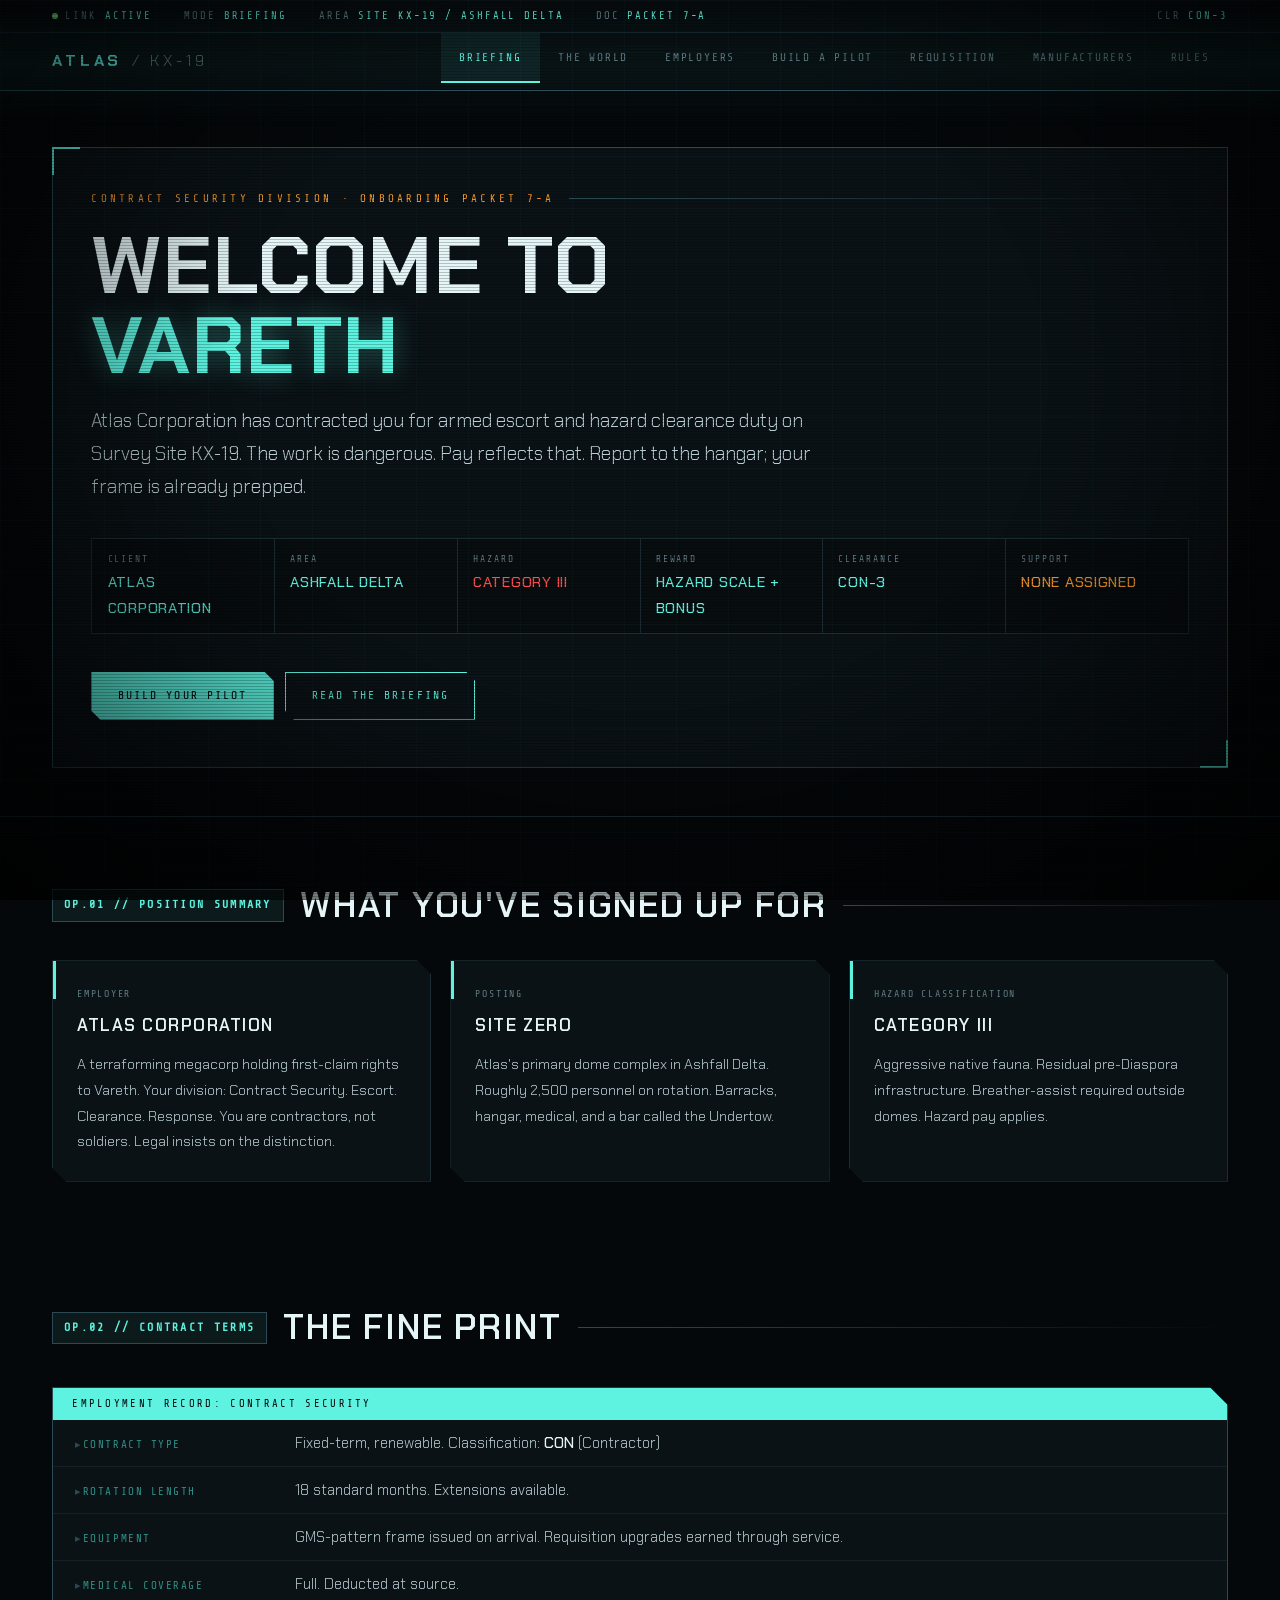
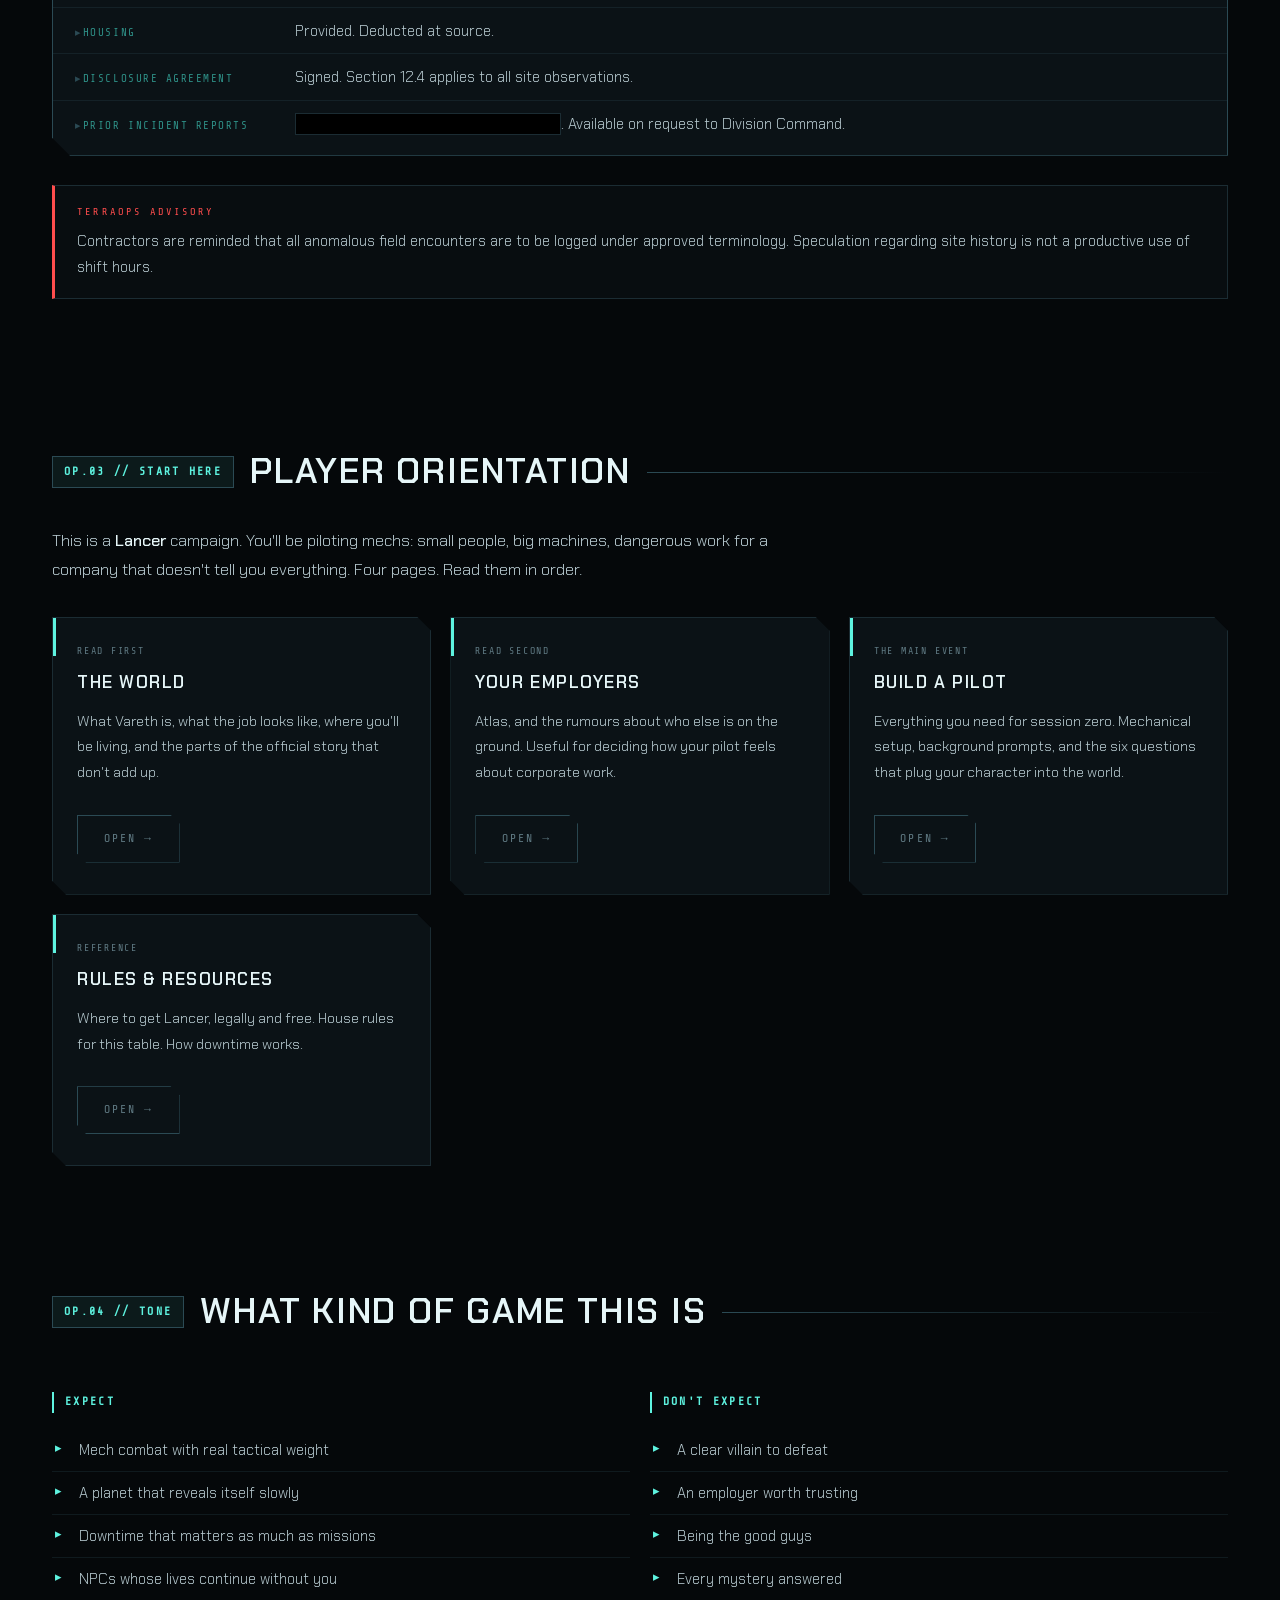
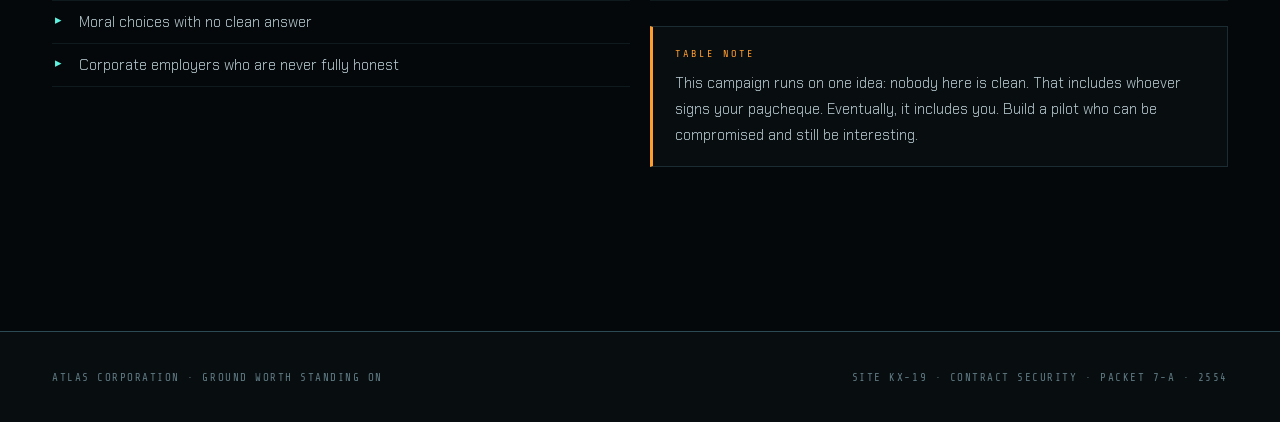
<file: index.html>
<!DOCTYPE html>
<html lang="en">
<head>
<meta charset="UTF-8">
<meta name="viewport" content="width=device-width, initial-scale=1.0">
<title>VARETH: ATLAS CONTRACTOR ONBOARDING</title>
<meta name="description" content="Player briefing portal for the Vareth campaign. Built for Lancer.">
<style>
/* ══════════════════════════════════════════════════════════
   ATLAS CORPORATION: CONTRACT SECURITY DIVISION
   MISSION BRIEFING INTERFACE  ::  SITE KX-19
   ══════════════════════════════════════════════════════════ */

@import url('https://fonts.googleapis.com/css2?family=Chakra+Petch:wght@300;400;500;600;700&family=Share+Tech+Mono&display=swap');

:root{
  --bg:        #05080a;
  --bg-2:      #080d10;
  --panel:     #0b1216;
  --panel-2:   #0f171c;
  --line:      #1b2c33;
  --line-hot:  #2b4a54;

  --hud:       #5ef3e0;
  --hud-dim:   #2e8f86;
  --hud-ghost: rgba(94,243,224,.08);
  --warn:      #ff9d2e;
  --alert:     #ff4d4d;
  --ok:        #7ee787;

  --txt:       #b9ccd2;
  --txt-dim:   #5f7982;
  --txt-hi:    #e6f6f8;

  --disp: 'Chakra Petch', sans-serif;
  --data: 'Share Tech Mono', monospace;

  --notch: 14px;
}

*{box-sizing:border-box;margin:0;padding:0}
html{scroll-behavior:smooth}

body{
  background:var(--bg);
  color:var(--txt);
  font-family:var(--disp);
  font-weight:300;
  font-size:16.5px;
  line-height:1.75;
  overflow-x:hidden;
  position:relative;
}

/* ── ambient grid + scanlines + vignette ───────────────── */
body::before{
  content:'';position:fixed;inset:0;pointer-events:none;z-index:900;
  background-image:
    linear-gradient(rgba(94,243,224,.028) 1px,transparent 1px),
    linear-gradient(90deg,rgba(94,243,224,.028) 1px,transparent 1px);
  background-size:52px 52px;
}
body::after{
  content:'';position:fixed;inset:0;pointer-events:none;z-index:901;
  background:
    repeating-linear-gradient(0deg,rgba(0,0,0,.22) 0 1px,transparent 1px 3px),
    radial-gradient(ellipse at 50% 42%,transparent 45%,rgba(0,0,0,.82) 100%);
}

/* scanning sweep */
@keyframes sweep{0%{top:-15%}100%{top:115%}}
.sweep{
  position:fixed;left:0;right:0;height:130px;z-index:902;pointer-events:none;
  background:linear-gradient(180deg,transparent,rgba(94,243,224,.035),transparent);
  animation:sweep 8.5s linear infinite;
}

/* ── TOP STATUS RAIL ───────────────────────────────────── */
.statusbar{
  background:var(--bg-2);border-bottom:1px solid var(--line);
  font-family:var(--data);font-size:.66rem;letter-spacing:.18em;
  color:var(--txt-dim);text-transform:uppercase;
}
.statusbar .wrap{display:flex;gap:2rem;flex-wrap:wrap;padding:.42rem 2rem}
.statusbar b{color:var(--hud);font-weight:400}
.blip{
  display:inline-block;width:6px;height:6px;background:var(--ok);
  border-radius:50%;margin-right:.45rem;vertical-align:middle;
  animation:pulse 1.9s ease-in-out infinite;
}
@keyframes pulse{0%,100%{opacity:1;box-shadow:0 0 6px var(--ok)}50%{opacity:.35;box-shadow:none}}

/* ── NAV ───────────────────────────────────────────────── */
nav{
  position:sticky;top:0;z-index:500;
  background:rgba(8,13,16,.95);backdrop-filter:blur(10px);
  border-bottom:1px solid var(--line-hot);
}
.nav-inner{max-width:1240px;margin:0 auto;padding:0 2rem;display:flex;align-items:stretch;gap:1.5rem;flex-wrap:wrap}
.brand{
  font-family:var(--disp);font-weight:700;font-size:1rem;letter-spacing:.24em;
  color:var(--hud);text-decoration:none;text-transform:uppercase;
  display:flex;align-items:center;gap:.6rem;padding:.9rem 0;white-space:nowrap;
}
.brand::before{content:'\25C6';font-size:.7rem;color:var(--warn)}
.brand span{color:var(--txt-dim);font-weight:300}
nav ul{list-style:none;display:flex;margin-left:auto;flex-wrap:wrap}
nav a{
  display:block;padding:.95rem 1.15rem;
  font-family:var(--data);font-size:.7rem;letter-spacing:.16em;text-transform:uppercase;
  color:var(--txt-dim);text-decoration:none;position:relative;transition:.18s;
}
nav a::before{
  content:'';position:absolute;left:0;right:0;bottom:0;height:2px;
  background:var(--hud);transform:scaleX(0);transition:transform .2s;
}
nav a:hover{color:var(--hud);background:var(--hud-ghost)}
nav a:hover::before{transform:scaleX(1)}
nav a.active{color:var(--hud);background:var(--hud-ghost)}
nav a.active::before{transform:scaleX(1)}

/* ── LAYOUT ────────────────────────────────────────────── */
.wrap{max-width:1240px;margin:0 auto;padding:0 2rem}
main{padding-bottom:5rem}
section{padding:3.6rem 0}

/* ── HERO / BRIEFING HEADER ────────────────────────────── */
.hero{position:relative;padding:3.5rem 0 3rem;border-bottom:1px solid var(--line)}
.hero-frame{
  position:relative;background:var(--panel);
  border:1px solid var(--line-hot);padding:2.6rem 2.4rem;
}
.hero-frame::before,.hero-frame::after{
  content:'';position:absolute;width:26px;height:26px;border:2px solid var(--hud);
}
.hero-frame::before{top:-1px;left:-1px;border-right:0;border-bottom:0}
.hero-frame::after{bottom:-1px;right:-1px;border-left:0;border-top:0}

.tagline{
  font-family:var(--data);font-size:.68rem;letter-spacing:.3em;text-transform:uppercase;
  color:var(--warn);display:flex;align-items:center;gap:.9rem;margin-bottom:1.1rem;
}
.tagline::after{content:'';flex:1;height:1px;background:linear-gradient(90deg,var(--line-hot),transparent)}

h1{
  font-family:var(--disp);font-weight:700;
  font-size:clamp(2.4rem,6.5vw,5rem);line-height:1;letter-spacing:.02em;
  text-transform:uppercase;color:var(--txt-hi);margin-bottom:1.1rem;
}
h1 em{font-style:normal;color:var(--hud);text-shadow:0 0 26px rgba(94,243,224,.35)}

.lede{font-size:clamp(1rem,1.5vw,1.18rem);max-width:62ch;color:var(--txt);font-weight:300}
.lede strong{color:var(--txt-hi);font-weight:500}

/* ── SECTION HEADERS ───────────────────────────────────── */
h2{
  font-family:var(--disp);font-weight:600;
  font-size:clamp(1.5rem,3vw,2.2rem);letter-spacing:.05em;text-transform:uppercase;
  color:var(--txt-hi);margin-bottom:1.5rem;
  display:flex;align-items:center;gap:1rem;
}
h2::after{content:'';flex:1;height:1px;background:linear-gradient(90deg,var(--line-hot),transparent)}
h2 .num{
  font-family:var(--data);font-size:.72rem;letter-spacing:.2em;
  color:var(--hud);background:var(--hud-ghost);
  border:1px solid var(--line-hot);padding:.32rem .7rem;
  white-space:nowrap;flex-shrink:0;
}
h3{
  font-family:var(--disp);font-weight:600;font-size:1.15rem;letter-spacing:.09em;
  text-transform:uppercase;color:var(--txt-hi);margin:1.9rem 0 .7rem;
}
h4{
  font-family:var(--data);font-size:.72rem;letter-spacing:.2em;text-transform:uppercase;
  color:var(--hud);margin:1.6rem 0 .7rem;
  padding-left:.7rem;border-left:2px solid var(--hud);
}
p{margin-bottom:1rem;max-width:74ch}
p:last-child{margin-bottom:0}
a{color:var(--hud)}
strong{color:var(--txt-hi);font-weight:500}

/* ── GRID ──────────────────────────────────────────────── */
.grid{display:grid;gap:1.2rem}
.g2{grid-template-columns:repeat(auto-fit,minmax(330px,1fr))}
.g3{grid-template-columns:repeat(auto-fit,minmax(262px,1fr))}

/* ── CARD (notched HUD panel) ──────────────────────────── */
.card{
  background:var(--panel);border:1px solid var(--line);
  padding:1.5rem 1.5rem 1.6rem;position:relative;
  clip-path:polygon(0 0,calc(100% - 14px) 0,100% 14px,100% 100%,14px 100%,0 calc(100% - 14px));
  transition:.2s;
}
.card::before{
  content:'';position:absolute;top:0;left:0;width:3px;height:38px;background:var(--hud);
}
.card:hover{background:var(--panel-2);border-color:var(--line-hot);transform:translateY(-2px)}
.card h3{margin-top:0;font-size:1.06rem}
.card p{font-size:.92rem}
.card .tag{
  font-family:var(--data);font-size:.62rem;letter-spacing:.18em;text-transform:uppercase;
  color:var(--txt-dim);display:block;margin-bottom:.55rem;
}
.card.warn::before{background:var(--warn)}
.card.alert::before{background:var(--alert)}
.card.ok::before{background:var(--ok)}
.card.dim::before{background:var(--txt-dim)}

/* ── DATA PANEL (mission parameters) ───────────────────── */
.dossier{
  background:var(--panel);border:1px solid var(--line-hot);
  margin:1.8rem 0;position:relative;
  clip-path:polygon(0 0,calc(100% - 18px) 0,100% 18px,100% 100%,18px 100%,0 calc(100% - 18px));
}
.dossier::before{
  content:attr(data-label);display:block;
  font-family:var(--data);font-size:.66rem;letter-spacing:.22em;text-transform:uppercase;
  color:var(--bg);background:var(--hud);padding:.42rem 1.2rem;
}
.field{
  display:flex;gap:1.2rem;align-items:baseline;
  padding:.62rem 1.4rem;border-bottom:1px solid rgba(27,44,51,.6);
}
.field:last-child{border-bottom:none;padding-bottom:1.1rem}
.field .k{
  font-family:var(--data);font-size:.68rem;letter-spacing:.14em;text-transform:uppercase;
  color:var(--hud-dim);min-width:200px;flex-shrink:0;
}
.field .k::before{content:'\25B8 ';color:var(--line-hot)}
.field .v{color:var(--txt);font-size:.93rem}

/* ── REDACTED ──────────────────────────────────────────── */
.redacted{
  background:#000;color:transparent;padding:0 .4em;
  border:1px solid var(--line);user-select:none;transition:color .35s;
}
.redacted:hover{color:#1e2c31}

/* ── NOTE / ADVISORY BLOCK ─────────────────────────────── */
.note{
  background:var(--bg-2);border:1px solid var(--line);border-left:3px solid var(--hud);
  padding:1.1rem 1.4rem;margin:1.7rem 0;font-size:.93rem;
}
.note .lbl{
  font-family:var(--data);font-size:.64rem;letter-spacing:.2em;text-transform:uppercase;
  color:var(--hud);display:block;margin-bottom:.45rem;
}
.note.warn{border-left-color:var(--warn)}
.note.warn .lbl{color:var(--warn)}
.note.corp{border-left-color:var(--alert)}
.note.corp .lbl{color:var(--alert)}

/* ── LISTS ─────────────────────────────────────────────── */
ul.clean,ol.clean{list-style:none;margin:1rem 0}
ul.clean li,ol.clean li{
  padding:.5rem 0 .5rem 1.7rem;position:relative;
  border-bottom:1px solid rgba(27,44,51,.5);font-size:.93rem;
}
ul.clean li::before{content:'\25B8';position:absolute;left:.2rem;color:var(--hud);font-size:.82rem}
ol.clean{counter-reset:c}
ol.clean li{padding-left:2.4rem}
ol.clean li::before{
  counter-increment:c;content:counter(c,decimal-leading-zero);
  position:absolute;left:0;top:.55rem;
  font-family:var(--data);font-size:.68rem;color:var(--hud);
  border:1px solid var(--line-hot);padding:.05rem .32rem;
}

/* ── TABLE ─────────────────────────────────────────────── */
table{width:100%;border-collapse:collapse;margin:1.4rem 0;font-size:.9rem}
th{
  font-family:var(--data);font-size:.66rem;letter-spacing:.16em;text-transform:uppercase;
  text-align:left;padding:.7rem .9rem;color:var(--hud);
  background:var(--hud-ghost);border-bottom:1px solid var(--hud-dim);
}
td{padding:.7rem .9rem;border-bottom:1px solid var(--line);vertical-align:top}
tr:hover td{background:rgba(94,243,224,.03)}

/* ── BUTTONS ───────────────────────────────────────────── */
.btn{
  display:inline-block;font-family:var(--data);font-size:.72rem;
  letter-spacing:.18em;text-transform:uppercase;
  padding:.8rem 1.6rem;margin:.35rem .45rem .35rem 0;
  border:1px solid var(--hud);color:var(--hud);text-decoration:none;
  background:transparent;transition:.18s;position:relative;
  clip-path:polygon(0 0,calc(100% - 9px) 0,100% 9px,100% 100%,9px 100%,0 calc(100% - 9px));
}
.btn:hover{background:var(--hud);color:var(--bg);box-shadow:0 0 22px rgba(94,243,224,.3)}
.btn.solid{background:var(--hud);color:var(--bg)}
.btn.solid:hover{background:#8ef8e9;box-shadow:0 0 28px rgba(94,243,224,.45)}
.btn.ghost{border-color:var(--line-hot);color:var(--txt-dim)}
.btn.ghost:hover{border-color:var(--hud);color:var(--hud);background:var(--hud-ghost);box-shadow:none}

/* ── FOOTER ────────────────────────────────────────────── */
footer{
  border-top:1px solid var(--line-hot);background:var(--bg-2);
  padding:2.2rem 0;font-family:var(--data);font-size:.68rem;
  color:var(--txt-dim);letter-spacing:.14em;text-transform:uppercase;
}
footer .wrap{display:flex;justify-content:space-between;gap:2rem;flex-wrap:wrap}
footer a{color:var(--hud);text-decoration:none}

/* ── ANIMATION ─────────────────────────────────────────── */
@keyframes rise{from{opacity:0;transform:translateY(14px)}to{opacity:1;transform:none}}
.rise{animation:rise .55s cubic-bezier(.2,.7,.3,1) both}
.d1{animation-delay:.07s}.d2{animation-delay:.14s}
.d3{animation-delay:.21s}.d4{animation-delay:.28s}

@media (prefers-reduced-motion:reduce){
  .rise{animation:none}.sweep{display:none}.blip{animation:none}
  html{scroll-behavior:auto}
}

@media (max-width:680px){
  .wrap{padding:0 1.1rem}
  .statusbar .wrap{gap:1rem;padding:.4rem 1.1rem}
  .nav-inner{padding:0 1.1rem}
  nav ul{margin-left:0;width:100%;border-top:1px solid var(--line)}
  nav a{padding:.7rem .8rem}
  .hero-frame{padding:1.8rem 1.4rem}
  .field{flex-direction:column;gap:.15rem}
  .field .k{min-width:0}
  h2{flex-wrap:wrap}
}

/* ── MISSION PARAMETER READOUT (AC6 briefing grid) ─────── */
.paramgrid{
  display:grid;grid-template-columns:repeat(auto-fit,minmax(160px,1fr));
  gap:1px;margin-top:2.2rem;background:var(--line);
  border:1px solid var(--line);
}
.param{
  background:var(--bg-2);padding:.75rem .95rem;
  display:flex;flex-direction:column;gap:.15rem;
}
.param .pk{
  font-family:var(--data);font-size:.6rem;letter-spacing:.2em;
  text-transform:uppercase;color:var(--txt-dim);
}
.param .pv{
  font-family:var(--disp);font-weight:500;font-size:.92rem;
  letter-spacing:.05em;text-transform:uppercase;color:var(--hud);
}
.param .pv.warn{color:var(--warn)}
.param .pv.alert{color:var(--alert)}

</style>
</head>
<body>
<div class="sweep"></div>
<div class="statusbar"><div class="wrap">
  <span><span class="blip"></span>LINK <b>ACTIVE</b></span>
  <span>MODE <b>BRIEFING</b></span>
  <span>AREA <b>SITE KX-19 / ASHFALL DELTA</b></span>
  <span>DOC <b>PACKET 7-A</b></span>
  <span style="margin-left:auto">CLR <b>CON-3</b></span>
</div></div>
<nav>
  <div class="nav-inner">
    <a href="index.html" class="brand">ATLAS <span>/ KX-19</span></a>
    <ul>
      <li><a href="index.html" class="active">Briefing</a></li>
      <li><a href="setting.html">The World</a></li>
      <li><a href="factions.html">Employers</a></li>
      <li><a href="pilot-creation.html">Build a Pilot</a></li>
      <li><a href="shop.html">Requisition</a></li>
      <li><a href="manufacturers.html">Manufacturers</a></li>
      <li><a href="rules.html">Rules</a></li>
    </ul>
  </div>
</nav>

<header class="hero">
  <div class="wrap"><div class="hero-frame">
    <div class="tagline rise">Contract Security Division · Onboarding Packet 7-A</div>
    <h1 class="rise d1">Welcome to<br><em>Vareth</em></h1>
    <p class="lede rise d2">
      Atlas Corporation has contracted you for armed escort and hazard clearance duty on
      Survey Site KX-19. The work is dangerous. Pay reflects that. Report to the hangar;
      your frame is already prepped.
    </p>
    <div class="paramgrid rise d3">
      <div class="param"><span class="pk">Client</span><span class="pv">Atlas Corporation</span></div>
      <div class="param"><span class="pk">Area</span><span class="pv">Ashfall Delta</span></div>
      <div class="param"><span class="pk">Hazard</span><span class="pv alert">Category III</span></div>
      <div class="param"><span class="pk">Reward</span><span class="pv">Hazard scale + bonus</span></div>
      <div class="param"><span class="pk">Clearance</span><span class="pv">CON-3</span></div>
      <div class="param"><span class="pk">Support</span><span class="pv warn">None assigned</span></div>
    </div>
    <div style="margin-top:2rem" class="rise d4">
      <a href="pilot-creation.html" class="btn solid">Build Your Pilot</a>
      <a href="setting.html" class="btn">Read the Briefing</a>
    </div>
  </div></div>
</header>

<main>

<section>
  <div class="wrap">
    <h2><span class="num">OP.01 // POSITION SUMMARY</span>What You've Signed Up For</h2>
    <div class="grid g3">
      <div class="card rise">
        <span class="tag">Employer</span>
        <h3>Atlas Corporation</h3>
        <p>A terraforming megacorp holding first-claim rights to Vareth. Your division: Contract Security. Escort. Clearance. Response. You are contractors, not soldiers. Legal insists on the distinction.</p>
      </div>
      <div class="card slate rise d1">
        <span class="tag">Posting</span>
        <h3>Site Zero</h3>
        <p>Atlas's primary dome complex in Ashfall Delta. Roughly 2,500 personnel on rotation. Barracks, hangar, medical, and a bar called the Undertow.</p>
      </div>
      <div class="card amber rise d2">
        <span class="tag">Hazard Classification</span>
        <h3>Category III</h3>
        <p>Aggressive native fauna. Residual pre-Diaspora infrastructure. Breather-assist required outside domes. Hazard pay applies.</p>
      </div>
    </div>
  </div>
</section>

<section>
  <div class="wrap">
    <h2><span class="num">OP.02 // CONTRACT TERMS</span>The Fine Print</h2>
    <div class="dossier" data-label="Employment Record: Contract Security">
      <div class="field"><span class="k">Contract Type</span><span class="v">Fixed-term, renewable. Classification: <strong>CON</strong> (Contractor)</span></div>
      <div class="field"><span class="k">Rotation Length</span><span class="v">18 standard months. Extensions available.</span></div>
      <div class="field"><span class="k">Equipment</span><span class="v">GMS-pattern frame issued on arrival. Requisition upgrades earned through service.</span></div>
      <div class="field"><span class="k">Medical Coverage</span><span class="v">Full. Deducted at source.</span></div>
      <div class="field"><span class="k">Housing</span><span class="v">Provided. Deducted at source.</span></div>
      <div class="field"><span class="k">Disclosure Agreement</span><span class="v">Signed. Section 12.4 applies to all site observations.</span></div>
      <div class="field"><span class="k">Prior Incident Reports</span><span class="v"><span class="redacted">████████████████████████</span>. Available on request to Division Command.</span></div>
    </div>
    <div class="note corp">
      <span class="lbl">TerraOps Advisory</span>
      Contractors are reminded that all anomalous field encounters are to be logged under approved
      terminology. Speculation regarding site history is not a productive use of shift hours.
    </div>
  </div>
</section>

<section>
  <div class="wrap">
    <h2><span class="num">OP.03 // START HERE</span>Player Orientation</h2>
    <p>This is a <strong>Lancer</strong> campaign. You'll be piloting mechs: small people, big machines, dangerous work for a company that doesn't tell you everything. Four pages. Read them in order.</p>
    <div class="grid g2" style="margin-top:2rem">
      <div class="card slate rise">
        <span class="tag">Read First</span>
        <h3>The World</h3>
        <p>What Vareth is, what the job looks like, where you'll be living, and the parts of the official story that don't add up.</p>
        <a href="setting.html" class="btn ghost" style="margin-top:.8rem">Open →</a>
      </div>
      <div class="card rise d1">
        <span class="tag">Read Second</span>
        <h3>Your Employers</h3>
        <p>Atlas, and the rumours about who else is on the ground. Useful for deciding how your pilot feels about corporate work.</p>
        <a href="factions.html" class="btn ghost" style="margin-top:.8rem">Open →</a>
      </div>
      <div class="card amber rise d2">
        <span class="tag">The Main Event</span>
        <h3>Build a Pilot</h3>
        <p>Everything you need for session zero. Mechanical setup, background prompts, and the six questions that plug your character into the world.</p>
        <a href="pilot-creation.html" class="btn ghost" style="margin-top:.8rem">Open →</a>
      </div>
      <div class="card sage rise d3">
        <span class="tag">Reference</span>
        <h3>Rules &amp; Resources</h3>
        <p>Where to get Lancer, legally and free. House rules for this table. How downtime works.</p>
        <a href="rules.html" class="btn ghost" style="margin-top:.8rem">Open →</a>
      </div>
    </div>
  </div>
</section>

<section>
  <div class="wrap">
    <h2><span class="num">OP.04 // TONE</span>What Kind of Game This Is</h2>
    <div class="grid g2">
      <div>
        <h4>Expect</h4>
        <ul class="clean">
          <li>Mech combat with real tactical weight</li>
          <li>A planet that reveals itself slowly</li>
          <li>Downtime that matters as much as missions</li>
          <li>NPCs whose lives continue without you</li>
          <li>Moral choices with no clean answer</li>
          <li>Corporate employers who are never fully honest</li>
        </ul>
      </div>
      <div>
        <h4>Don't Expect</h4>
        <ul class="clean">
          <li>A clear villain to defeat</li>
          <li>An employer worth trusting</li>
          <li>Being the good guys</li>
          <li>Every mystery answered</li>
        </ul>
        <div class="note warn" style="margin-top:1.6rem">
          <span class="lbl">Table Note</span>
          This campaign runs on one idea: nobody here is clean. That includes whoever signs
          your paycheque. Eventually, it includes you. Build a pilot who can be compromised
          and still be interesting.
        </div>
      </div>
    </div>
  </div>
</section>

</main>

<footer>
  <div class="wrap">
    <div>ATLAS CORPORATION · GROUND WORTH STANDING ON</div>
    <div>Site KX-19 · Contract Security · Packet 7-A · 2554</div>
  </div>
</footer>
</body>
</html>
</file>
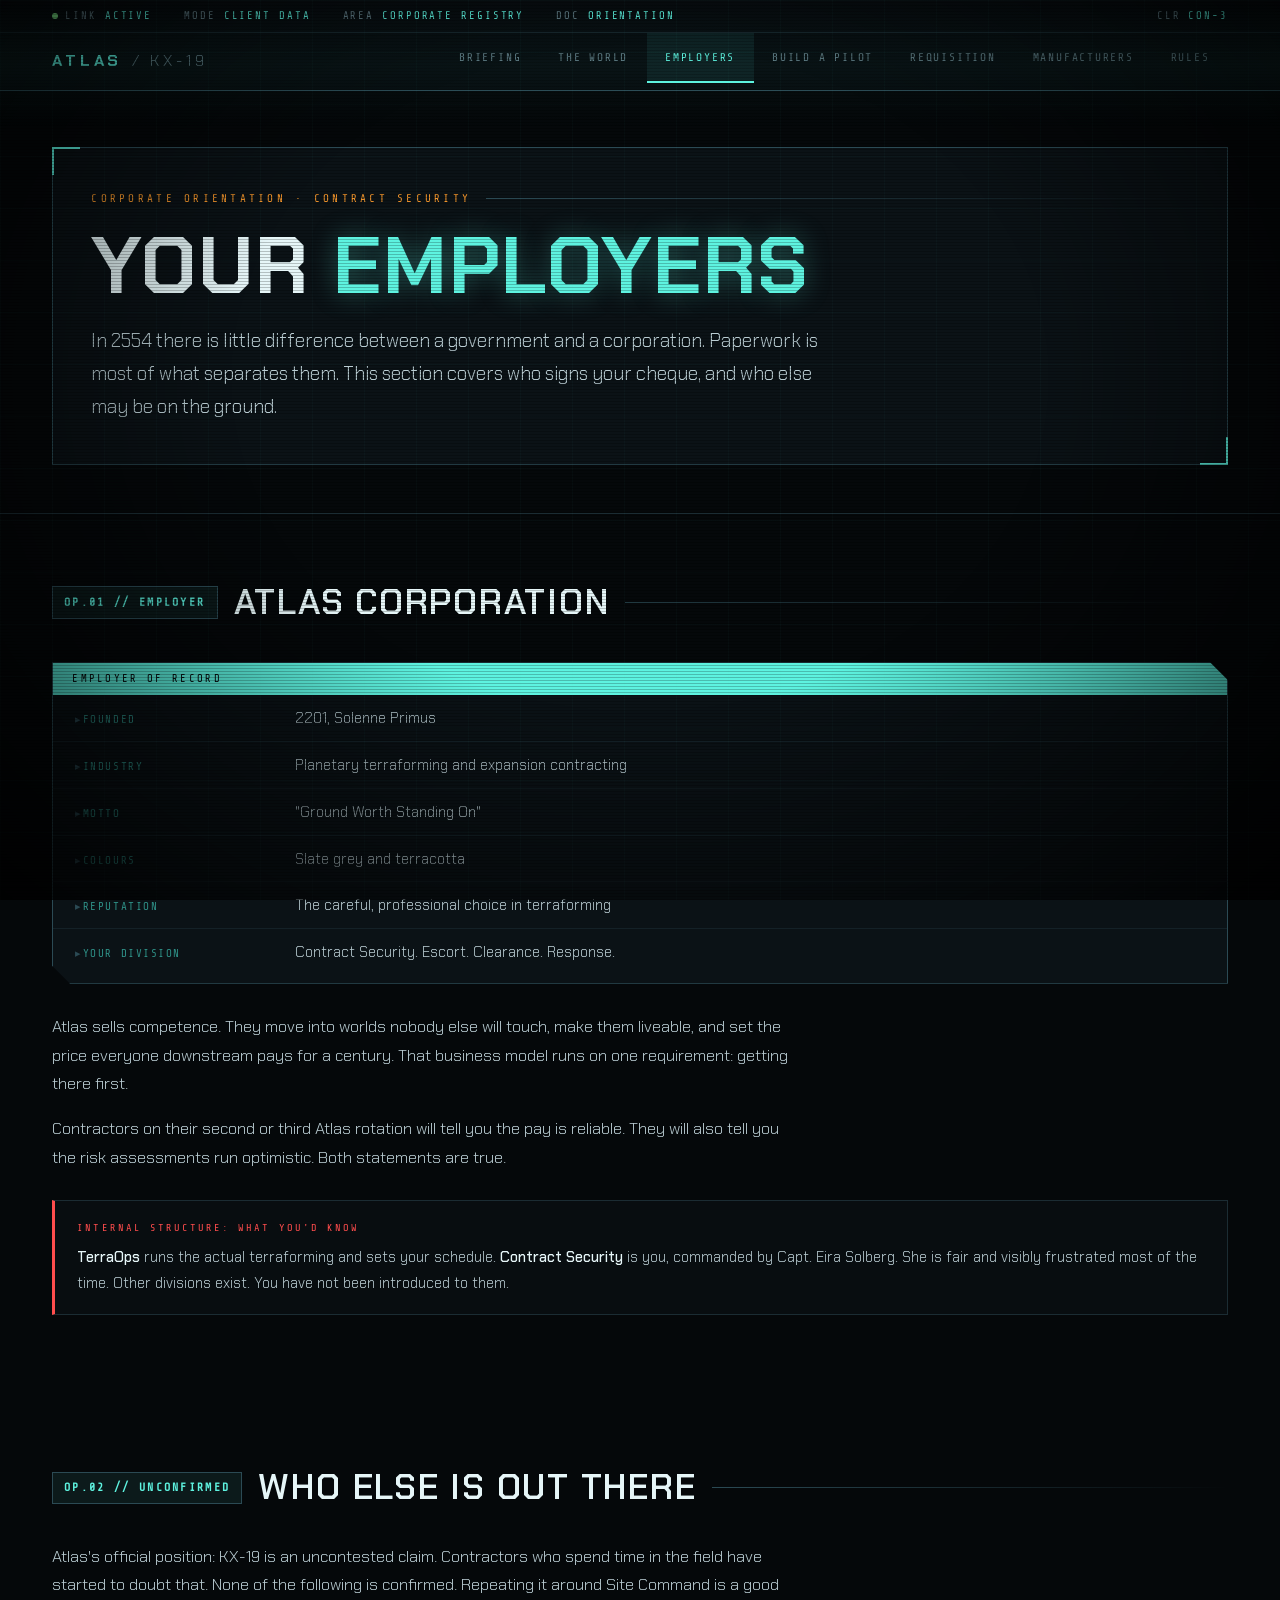
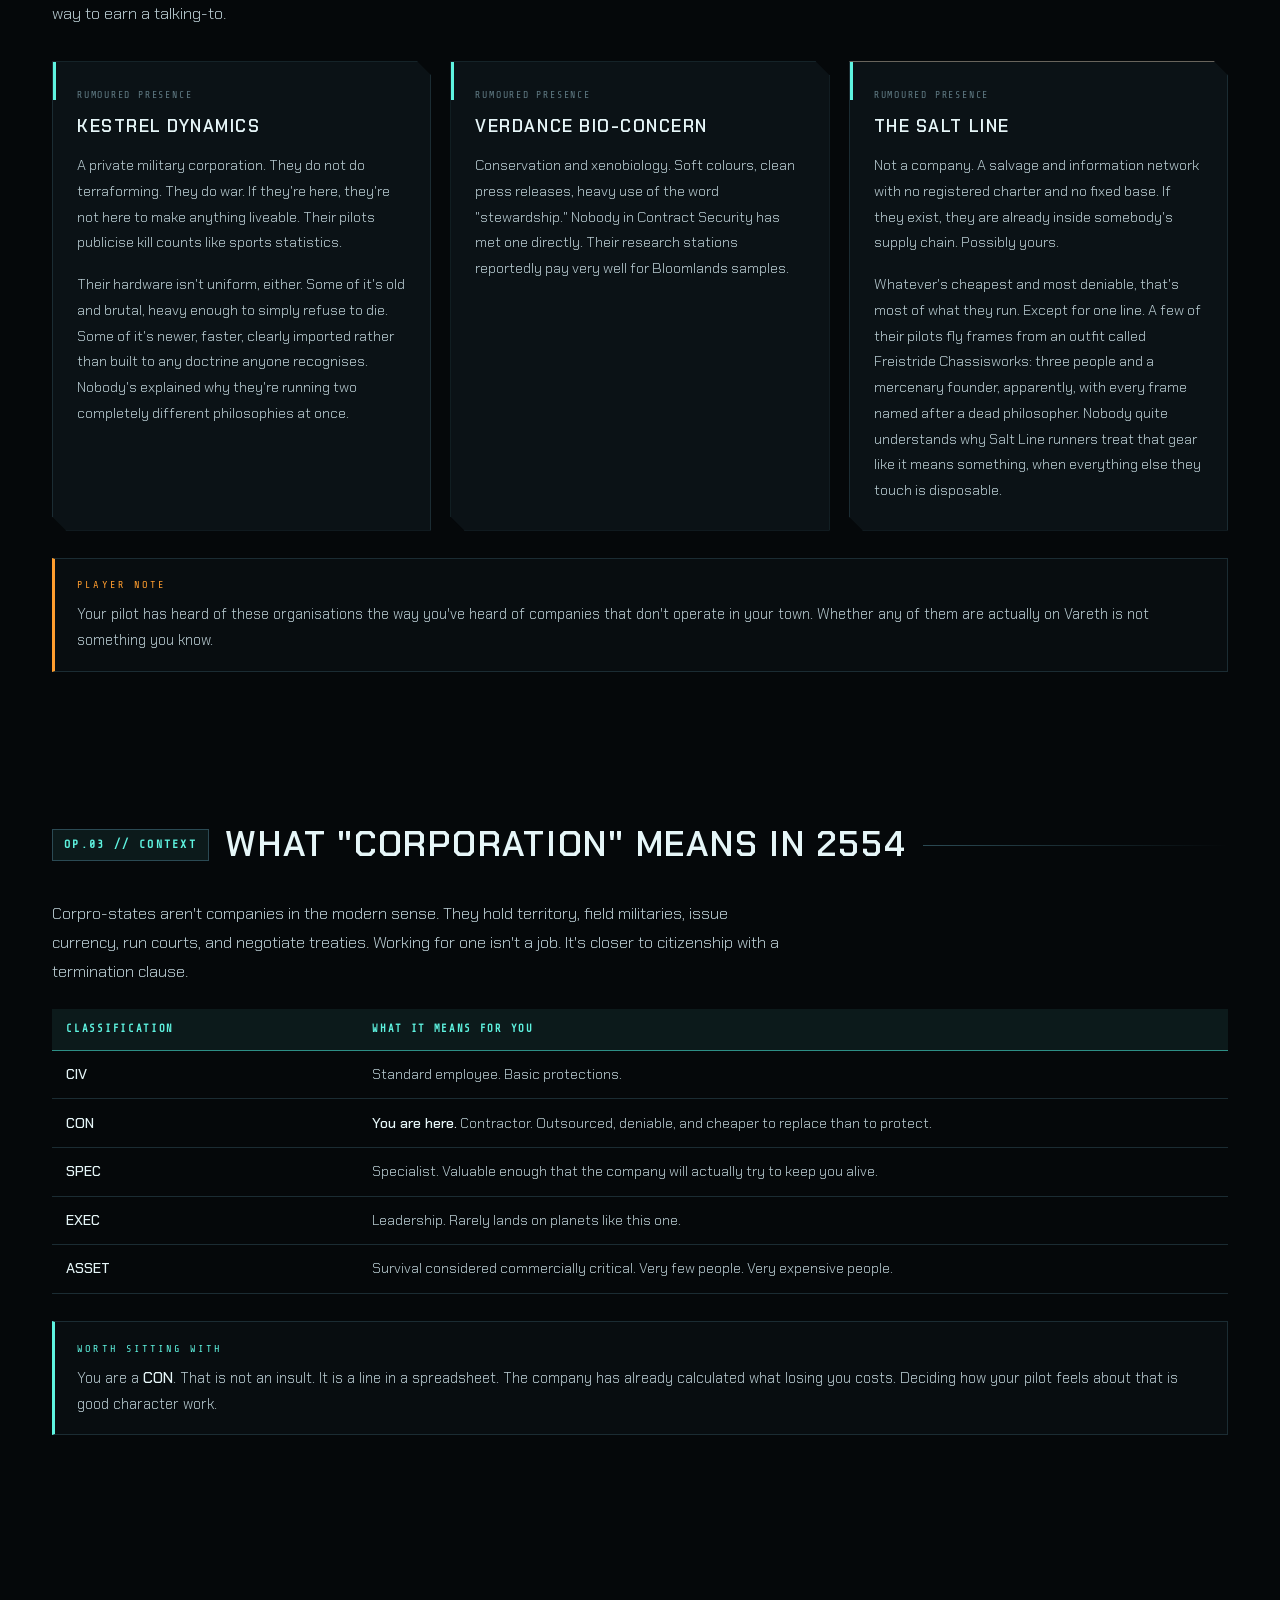
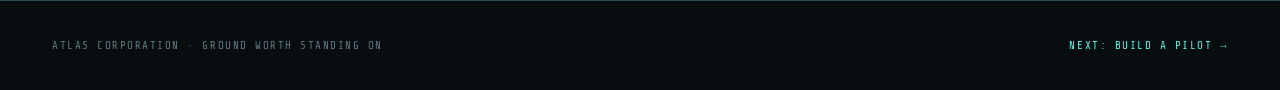
<file: factions.html>
<!DOCTYPE html>
<html lang="en">
<head>
<meta charset="UTF-8">
<meta name="viewport" content="width=device-width, initial-scale=1.0">
<title>Employers: VARETH</title>
<style>
/* ══════════════════════════════════════════════════════════
   ATLAS CORPORATION: CONTRACT SECURITY DIVISION
   MISSION BRIEFING INTERFACE  ::  SITE KX-19
   ══════════════════════════════════════════════════════════ */

@import url('https://fonts.googleapis.com/css2?family=Chakra+Petch:wght@300;400;500;600;700&family=Share+Tech+Mono&display=swap');

:root{
  --bg:        #05080a;
  --bg-2:      #080d10;
  --panel:     #0b1216;
  --panel-2:   #0f171c;
  --line:      #1b2c33;
  --line-hot:  #2b4a54;

  --hud:       #5ef3e0;
  --hud-dim:   #2e8f86;
  --hud-ghost: rgba(94,243,224,.08);
  --warn:      #ff9d2e;
  --alert:     #ff4d4d;
  --ok:        #7ee787;

  --txt:       #b9ccd2;
  --txt-dim:   #5f7982;
  --txt-hi:    #e6f6f8;

  --disp: 'Chakra Petch', sans-serif;
  --data: 'Share Tech Mono', monospace;

  --notch: 14px;
}

*{box-sizing:border-box;margin:0;padding:0}
html{scroll-behavior:smooth}

body{
  background:var(--bg);
  color:var(--txt);
  font-family:var(--disp);
  font-weight:300;
  font-size:16.5px;
  line-height:1.75;
  overflow-x:hidden;
  position:relative;
}

/* ── ambient grid + scanlines + vignette ───────────────── */
body::before{
  content:'';position:fixed;inset:0;pointer-events:none;z-index:900;
  background-image:
    linear-gradient(rgba(94,243,224,.028) 1px,transparent 1px),
    linear-gradient(90deg,rgba(94,243,224,.028) 1px,transparent 1px);
  background-size:52px 52px;
}
body::after{
  content:'';position:fixed;inset:0;pointer-events:none;z-index:901;
  background:
    repeating-linear-gradient(0deg,rgba(0,0,0,.22) 0 1px,transparent 1px 3px),
    radial-gradient(ellipse at 50% 42%,transparent 45%,rgba(0,0,0,.82) 100%);
}

/* scanning sweep */
@keyframes sweep{0%{top:-15%}100%{top:115%}}
.sweep{
  position:fixed;left:0;right:0;height:130px;z-index:902;pointer-events:none;
  background:linear-gradient(180deg,transparent,rgba(94,243,224,.035),transparent);
  animation:sweep 8.5s linear infinite;
}

/* ── TOP STATUS RAIL ───────────────────────────────────── */
.statusbar{
  background:var(--bg-2);border-bottom:1px solid var(--line);
  font-family:var(--data);font-size:.66rem;letter-spacing:.18em;
  color:var(--txt-dim);text-transform:uppercase;
}
.statusbar .wrap{display:flex;gap:2rem;flex-wrap:wrap;padding:.42rem 2rem}
.statusbar b{color:var(--hud);font-weight:400}
.blip{
  display:inline-block;width:6px;height:6px;background:var(--ok);
  border-radius:50%;margin-right:.45rem;vertical-align:middle;
  animation:pulse 1.9s ease-in-out infinite;
}
@keyframes pulse{0%,100%{opacity:1;box-shadow:0 0 6px var(--ok)}50%{opacity:.35;box-shadow:none}}

/* ── NAV ───────────────────────────────────────────────── */
nav{
  position:sticky;top:0;z-index:500;
  background:rgba(8,13,16,.95);backdrop-filter:blur(10px);
  border-bottom:1px solid var(--line-hot);
}
.nav-inner{max-width:1240px;margin:0 auto;padding:0 2rem;display:flex;align-items:stretch;gap:1.5rem;flex-wrap:wrap}
.brand{
  font-family:var(--disp);font-weight:700;font-size:1rem;letter-spacing:.24em;
  color:var(--hud);text-decoration:none;text-transform:uppercase;
  display:flex;align-items:center;gap:.6rem;padding:.9rem 0;white-space:nowrap;
}
.brand::before{content:'\25C6';font-size:.7rem;color:var(--warn)}
.brand span{color:var(--txt-dim);font-weight:300}
nav ul{list-style:none;display:flex;margin-left:auto;flex-wrap:wrap}
nav a{
  display:block;padding:.95rem 1.15rem;
  font-family:var(--data);font-size:.7rem;letter-spacing:.16em;text-transform:uppercase;
  color:var(--txt-dim);text-decoration:none;position:relative;transition:.18s;
}
nav a::before{
  content:'';position:absolute;left:0;right:0;bottom:0;height:2px;
  background:var(--hud);transform:scaleX(0);transition:transform .2s;
}
nav a:hover{color:var(--hud);background:var(--hud-ghost)}
nav a:hover::before{transform:scaleX(1)}
nav a.active{color:var(--hud);background:var(--hud-ghost)}
nav a.active::before{transform:scaleX(1)}

/* ── LAYOUT ────────────────────────────────────────────── */
.wrap{max-width:1240px;margin:0 auto;padding:0 2rem}
main{padding-bottom:5rem}
section{padding:3.6rem 0}

/* ── HERO / BRIEFING HEADER ────────────────────────────── */
.hero{position:relative;padding:3.5rem 0 3rem;border-bottom:1px solid var(--line)}
.hero-frame{
  position:relative;background:var(--panel);
  border:1px solid var(--line-hot);padding:2.6rem 2.4rem;
}
.hero-frame::before,.hero-frame::after{
  content:'';position:absolute;width:26px;height:26px;border:2px solid var(--hud);
}
.hero-frame::before{top:-1px;left:-1px;border-right:0;border-bottom:0}
.hero-frame::after{bottom:-1px;right:-1px;border-left:0;border-top:0}

.tagline{
  font-family:var(--data);font-size:.68rem;letter-spacing:.3em;text-transform:uppercase;
  color:var(--warn);display:flex;align-items:center;gap:.9rem;margin-bottom:1.1rem;
}
.tagline::after{content:'';flex:1;height:1px;background:linear-gradient(90deg,var(--line-hot),transparent)}

h1{
  font-family:var(--disp);font-weight:700;
  font-size:clamp(2.4rem,6.5vw,5rem);line-height:1;letter-spacing:.02em;
  text-transform:uppercase;color:var(--txt-hi);margin-bottom:1.1rem;
}
h1 em{font-style:normal;color:var(--hud);text-shadow:0 0 26px rgba(94,243,224,.35)}

.lede{font-size:clamp(1rem,1.5vw,1.18rem);max-width:62ch;color:var(--txt);font-weight:300}
.lede strong{color:var(--txt-hi);font-weight:500}

/* ── SECTION HEADERS ───────────────────────────────────── */
h2{
  font-family:var(--disp);font-weight:600;
  font-size:clamp(1.5rem,3vw,2.2rem);letter-spacing:.05em;text-transform:uppercase;
  color:var(--txt-hi);margin-bottom:1.5rem;
  display:flex;align-items:center;gap:1rem;
}
h2::after{content:'';flex:1;height:1px;background:linear-gradient(90deg,var(--line-hot),transparent)}
h2 .num{
  font-family:var(--data);font-size:.72rem;letter-spacing:.2em;
  color:var(--hud);background:var(--hud-ghost);
  border:1px solid var(--line-hot);padding:.32rem .7rem;
  white-space:nowrap;flex-shrink:0;
}
h3{
  font-family:var(--disp);font-weight:600;font-size:1.15rem;letter-spacing:.09em;
  text-transform:uppercase;color:var(--txt-hi);margin:1.9rem 0 .7rem;
}
h4{
  font-family:var(--data);font-size:.72rem;letter-spacing:.2em;text-transform:uppercase;
  color:var(--hud);margin:1.6rem 0 .7rem;
  padding-left:.7rem;border-left:2px solid var(--hud);
}
p{margin-bottom:1rem;max-width:74ch}
p:last-child{margin-bottom:0}
a{color:var(--hud)}
strong{color:var(--txt-hi);font-weight:500}

/* ── GRID ──────────────────────────────────────────────── */
.grid{display:grid;gap:1.2rem}
.g2{grid-template-columns:repeat(auto-fit,minmax(330px,1fr))}
.g3{grid-template-columns:repeat(auto-fit,minmax(262px,1fr))}

/* ── CARD (notched HUD panel) ──────────────────────────── */
.card{
  background:var(--panel);border:1px solid var(--line);
  padding:1.5rem 1.5rem 1.6rem;position:relative;
  clip-path:polygon(0 0,calc(100% - 14px) 0,100% 14px,100% 100%,14px 100%,0 calc(100% - 14px));
  transition:.2s;
}
.card::before{
  content:'';position:absolute;top:0;left:0;width:3px;height:38px;background:var(--hud);
}
.card:hover{background:var(--panel-2);border-color:var(--line-hot);transform:translateY(-2px)}
.card h3{margin-top:0;font-size:1.06rem}
.card p{font-size:.92rem}
.card .tag{
  font-family:var(--data);font-size:.62rem;letter-spacing:.18em;text-transform:uppercase;
  color:var(--txt-dim);display:block;margin-bottom:.55rem;
}
.card.warn::before{background:var(--warn)}
.card.alert::before{background:var(--alert)}
.card.ok::before{background:var(--ok)}
.card.dim::before{background:var(--txt-dim)}

/* ── DATA PANEL (mission parameters) ───────────────────── */
.dossier{
  background:var(--panel);border:1px solid var(--line-hot);
  margin:1.8rem 0;position:relative;
  clip-path:polygon(0 0,calc(100% - 18px) 0,100% 18px,100% 100%,18px 100%,0 calc(100% - 18px));
}
.dossier::before{
  content:attr(data-label);display:block;
  font-family:var(--data);font-size:.66rem;letter-spacing:.22em;text-transform:uppercase;
  color:var(--bg);background:var(--hud);padding:.42rem 1.2rem;
}
.field{
  display:flex;gap:1.2rem;align-items:baseline;
  padding:.62rem 1.4rem;border-bottom:1px solid rgba(27,44,51,.6);
}
.field:last-child{border-bottom:none;padding-bottom:1.1rem}
.field .k{
  font-family:var(--data);font-size:.68rem;letter-spacing:.14em;text-transform:uppercase;
  color:var(--hud-dim);min-width:200px;flex-shrink:0;
}
.field .k::before{content:'\25B8 ';color:var(--line-hot)}
.field .v{color:var(--txt);font-size:.93rem}

/* ── REDACTED ──────────────────────────────────────────── */
.redacted{
  background:#000;color:transparent;padding:0 .4em;
  border:1px solid var(--line);user-select:none;transition:color .35s;
}
.redacted:hover{color:#1e2c31}

/* ── NOTE / ADVISORY BLOCK ─────────────────────────────── */
.note{
  background:var(--bg-2);border:1px solid var(--line);border-left:3px solid var(--hud);
  padding:1.1rem 1.4rem;margin:1.7rem 0;font-size:.93rem;
}
.note .lbl{
  font-family:var(--data);font-size:.64rem;letter-spacing:.2em;text-transform:uppercase;
  color:var(--hud);display:block;margin-bottom:.45rem;
}
.note.warn{border-left-color:var(--warn)}
.note.warn .lbl{color:var(--warn)}
.note.corp{border-left-color:var(--alert)}
.note.corp .lbl{color:var(--alert)}

/* ── LISTS ─────────────────────────────────────────────── */
ul.clean,ol.clean{list-style:none;margin:1rem 0}
ul.clean li,ol.clean li{
  padding:.5rem 0 .5rem 1.7rem;position:relative;
  border-bottom:1px solid rgba(27,44,51,.5);font-size:.93rem;
}
ul.clean li::before{content:'\25B8';position:absolute;left:.2rem;color:var(--hud);font-size:.82rem}
ol.clean{counter-reset:c}
ol.clean li{padding-left:2.4rem}
ol.clean li::before{
  counter-increment:c;content:counter(c,decimal-leading-zero);
  position:absolute;left:0;top:.55rem;
  font-family:var(--data);font-size:.68rem;color:var(--hud);
  border:1px solid var(--line-hot);padding:.05rem .32rem;
}

/* ── TABLE ─────────────────────────────────────────────── */
table{width:100%;border-collapse:collapse;margin:1.4rem 0;font-size:.9rem}
th{
  font-family:var(--data);font-size:.66rem;letter-spacing:.16em;text-transform:uppercase;
  text-align:left;padding:.7rem .9rem;color:var(--hud);
  background:var(--hud-ghost);border-bottom:1px solid var(--hud-dim);
}
td{padding:.7rem .9rem;border-bottom:1px solid var(--line);vertical-align:top}
tr:hover td{background:rgba(94,243,224,.03)}

/* ── BUTTONS ───────────────────────────────────────────── */
.btn{
  display:inline-block;font-family:var(--data);font-size:.72rem;
  letter-spacing:.18em;text-transform:uppercase;
  padding:.8rem 1.6rem;margin:.35rem .45rem .35rem 0;
  border:1px solid var(--hud);color:var(--hud);text-decoration:none;
  background:transparent;transition:.18s;position:relative;
  clip-path:polygon(0 0,calc(100% - 9px) 0,100% 9px,100% 100%,9px 100%,0 calc(100% - 9px));
}
.btn:hover{background:var(--hud);color:var(--bg);box-shadow:0 0 22px rgba(94,243,224,.3)}
.btn.solid{background:var(--hud);color:var(--bg)}
.btn.solid:hover{background:#8ef8e9;box-shadow:0 0 28px rgba(94,243,224,.45)}
.btn.ghost{border-color:var(--line-hot);color:var(--txt-dim)}
.btn.ghost:hover{border-color:var(--hud);color:var(--hud);background:var(--hud-ghost);box-shadow:none}

/* ── FOOTER ────────────────────────────────────────────── */
footer{
  border-top:1px solid var(--line-hot);background:var(--bg-2);
  padding:2.2rem 0;font-family:var(--data);font-size:.68rem;
  color:var(--txt-dim);letter-spacing:.14em;text-transform:uppercase;
}
footer .wrap{display:flex;justify-content:space-between;gap:2rem;flex-wrap:wrap}
footer a{color:var(--hud);text-decoration:none}

/* ── ANIMATION ─────────────────────────────────────────── */
@keyframes rise{from{opacity:0;transform:translateY(14px)}to{opacity:1;transform:none}}
.rise{animation:rise .55s cubic-bezier(.2,.7,.3,1) both}
.d1{animation-delay:.07s}.d2{animation-delay:.14s}
.d3{animation-delay:.21s}.d4{animation-delay:.28s}

@media (prefers-reduced-motion:reduce){
  .rise{animation:none}.sweep{display:none}.blip{animation:none}
  html{scroll-behavior:auto}
}

@media (max-width:680px){
  .wrap{padding:0 1.1rem}
  .statusbar .wrap{gap:1rem;padding:.4rem 1.1rem}
  .nav-inner{padding:0 1.1rem}
  nav ul{margin-left:0;width:100%;border-top:1px solid var(--line)}
  nav a{padding:.7rem .8rem}
  .hero-frame{padding:1.8rem 1.4rem}
  .field{flex-direction:column;gap:.15rem}
  .field .k{min-width:0}
  h2{flex-wrap:wrap}
}

/* ── MISSION PARAMETER READOUT (AC6 briefing grid) ─────── */
.paramgrid{
  display:grid;grid-template-columns:repeat(auto-fit,minmax(160px,1fr));
  gap:1px;margin-top:2.2rem;background:var(--line);
  border:1px solid var(--line);
}
.param{
  background:var(--bg-2);padding:.75rem .95rem;
  display:flex;flex-direction:column;gap:.15rem;
}
.param .pk{
  font-family:var(--data);font-size:.6rem;letter-spacing:.2em;
  text-transform:uppercase;color:var(--txt-dim);
}
.param .pv{
  font-family:var(--disp);font-weight:500;font-size:.92rem;
  letter-spacing:.05em;text-transform:uppercase;color:var(--hud);
}
.param .pv.warn{color:var(--warn)}
.param .pv.alert{color:var(--alert)}

</style>
</head>
<body>
<div class="sweep"></div>
<div class="statusbar"><div class="wrap">
  <span><span class="blip"></span>LINK <b>ACTIVE</b></span>
  <span>MODE <b>CLIENT DATA</b></span>
  <span>AREA <b>CORPORATE REGISTRY</b></span>
  <span>DOC <b>ORIENTATION</b></span>
  <span style="margin-left:auto">CLR <b>CON-3</b></span>
</div></div>
<nav>
  <div class="nav-inner">
    <a href="index.html" class="brand">ATLAS <span>/ KX-19</span></a>
    <ul>
      <li><a href="index.html">Briefing</a></li>
      <li><a href="setting.html">The World</a></li>
      <li><a href="factions.html" class="active">Employers</a></li>
      <li><a href="pilot-creation.html">Build a Pilot</a></li>
      <li><a href="shop.html">Requisition</a></li>
      <li><a href="manufacturers.html">Manufacturers</a></li>
      <li><a href="rules.html">Rules</a></li>
    </ul>
  </div>
</nav>

<header class="hero">
  <div class="wrap"><div class="hero-frame">
    <div class="tagline rise">Corporate Orientation · Contract Security</div>
    <h1 class="rise d1">Your <em>Employers</em></h1>
    <p class="lede rise d2">
      In 2554 there is little difference between a government and a corporation. Paperwork
      is most of what separates them. This section covers who signs your cheque, and who
      else may be on the ground.
    </p>
  </div></div>
</header>

<main>

<section>
  <div class="wrap">
    <h2><span class="num">OP.01 // EMPLOYER</span>Atlas Corporation</h2>
    <div class="dossier" data-label="Employer of Record">
      <div class="field"><span class="k">Founded</span><span class="v">2201, Solenne Primus</span></div>
      <div class="field"><span class="k">Industry</span><span class="v">Planetary terraforming and expansion contracting</span></div>
      <div class="field"><span class="k">Motto</span><span class="v">"Ground Worth Standing On"</span></div>
      <div class="field"><span class="k">Colours</span><span class="v">Slate grey and terracotta</span></div>
      <div class="field"><span class="k">Reputation</span><span class="v">The careful, professional choice in terraforming</span></div>
      <div class="field"><span class="k">Your Division</span><span class="v">Contract Security. Escort. Clearance. Response.</span></div>
    </div>
    <p>
      Atlas sells competence. They move into worlds nobody else will touch, make them
      liveable, and set the price everyone downstream pays for a century. That business
      model runs on one requirement: getting there first.
    </p>
    <p>
      Contractors on their second or third Atlas rotation will tell you the pay is reliable.
      They will also tell you the risk assessments run optimistic. Both statements are true.
    </p>
    <div class="note corp">
      <span class="lbl">Internal Structure: What You'd Know</span>
      <strong>TerraOps</strong> runs the actual terraforming and sets your schedule.
      <strong>Contract Security</strong> is you, commanded by Capt. Eira Solberg. She is fair
      and visibly frustrated most of the time. Other divisions exist. You have not been
      introduced to them.
    </div>
  </div>
</section>

<section>
  <div class="wrap">
    <h2><span class="num">OP.02 // UNCONFIRMED</span>Who Else Is Out There</h2>
    <p>
      Atlas's official position: KX-19 is an uncontested claim. Contractors who spend time
      in the field have started to doubt that. None of the following is confirmed. Repeating
      it around Site Command is a good way to earn a talking-to.
    </p>
    <div class="grid g3" style="margin-top:2rem">
      <div class="card oxblood rise">
        <span class="tag">Rumoured Presence</span>
        <h3>Kestrel Dynamics</h3>
        <p>A private military corporation. They do not do terraforming. They do war. If they're here, they're not here to make anything liveable. Their pilots publicise kill counts like sports statistics.</p>
        <p style="margin-top:.7rem">Their hardware isn't uniform, either. Some of it's old and brutal, heavy enough to simply refuse to die. Some of it's newer, faster, clearly imported rather than built to any doctrine anyone recognises. Nobody's explained why they're running two completely different philosophies at once.</p>
      </div>
      <div class="card sage rise d1">
        <span class="tag">Rumoured Presence</span>
        <h3>Verdance Bio-Concern</h3>
        <p>Conservation and xenobiology. Soft colours, clean press releases, heavy use of the word "stewardship." Nobody in Contract Security has met one directly. Their research stations reportedly pay very well for Bloomlands samples.</p>
      </div>
      <div class="card rise d2" style="border-top-color:#8A8378">
        <span class="tag">Rumoured Presence</span>
        <h3>The Salt Line</h3>
        <p>Not a company. A salvage and information network with no registered charter and no fixed base. If they exist, they are already inside somebody's supply chain. Possibly yours.</p>
        <p style="margin-top:.7rem">Whatever's cheapest and most deniable, that's most of what they run. Except for one line. A few of their pilots fly frames from an outfit called Freistride Chassisworks: three people and a mercenary founder, apparently, with every frame named after a dead philosopher. Nobody quite understands why Salt Line runners treat that gear like it means something, when everything else they touch is disposable.</p>
      </div>
    </div>
    <div class="note warn">
      <span class="lbl">Player Note</span>
      Your pilot has heard of these organisations the way you've heard of companies that
      don't operate in your town. Whether any of them are actually on Vareth is not
      something you know.
    </div>
  </div>
</section>

<section>
  <div class="wrap">
    <h2><span class="num">OP.03 // CONTEXT</span>What "Corporation" Means in 2554</h2>
    <p>
      Corpro-states aren't companies in the modern sense. They hold territory, field
      militaries, issue currency, run courts, and negotiate treaties. Working for one isn't
      a job. It's closer to citizenship with a termination clause.
    </p>
    <table>
      <tr><th style="width:26%">Classification</th><th>What It Means For You</th></tr>
      <tr><td><strong>CIV</strong></td><td>Standard employee. Basic protections.</td></tr>
      <tr><td><strong>CON</strong></td><td><strong>You are here.</strong> Contractor. Outsourced, deniable, and cheaper to replace than to protect.</td></tr>
      <tr><td><strong>SPEC</strong></td><td>Specialist. Valuable enough that the company will actually try to keep you alive.</td></tr>
      <tr><td><strong>EXEC</strong></td><td>Leadership. Rarely lands on planets like this one.</td></tr>
      <tr><td><strong>ASSET</strong></td><td>Survival considered commercially critical. Very few people. Very expensive people.</td></tr>
    </table>
    <div class="note">
      <span class="lbl">Worth Sitting With</span>
      You are a <strong>CON</strong>. That is not an insult. It is a line in a spreadsheet.
      The company has already calculated what losing you costs. Deciding how your pilot
      feels about that is good character work.
    </div>
  </div>
</section>

</main>

<footer>
  <div class="wrap">
    <div>ATLAS CORPORATION · GROUND WORTH STANDING ON</div>
    <div><a href="pilot-creation.html">Next: Build a Pilot →</a></div>
  </div>
</footer>
</body>
</html>
</file>
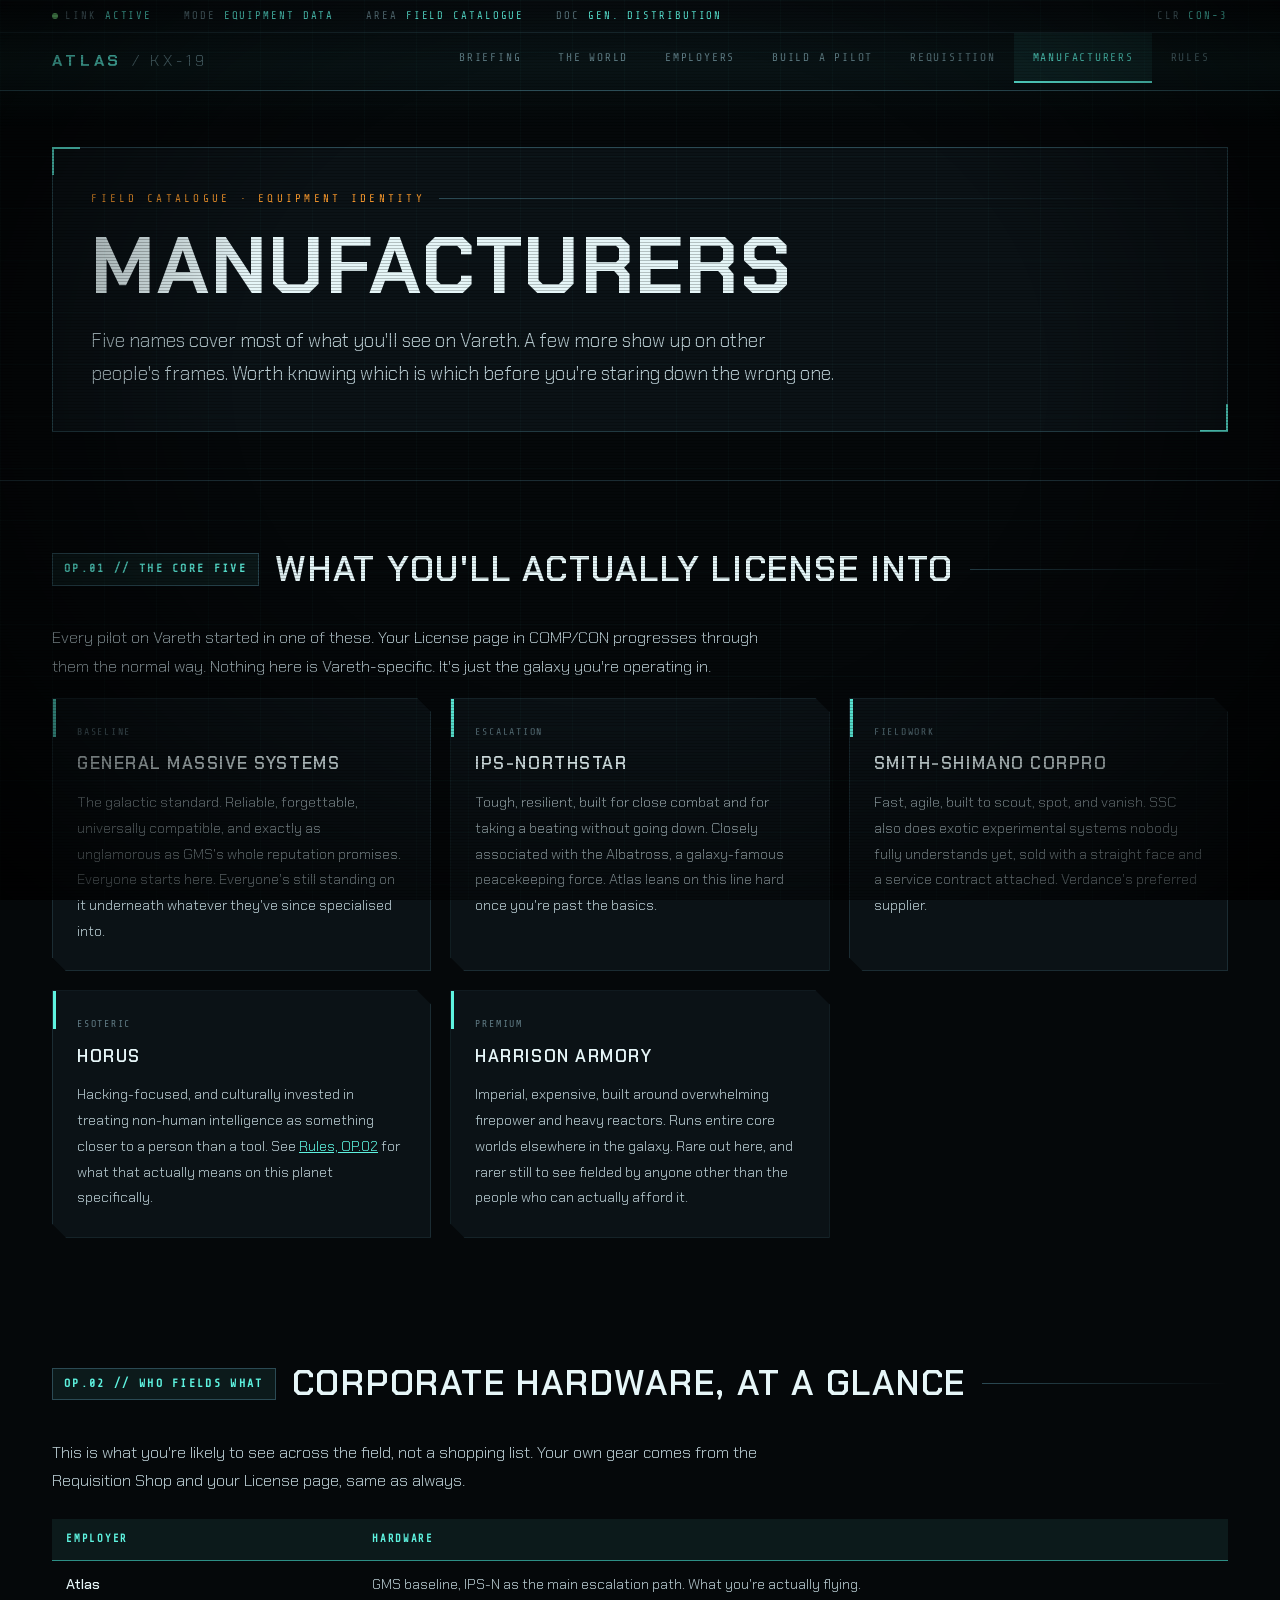
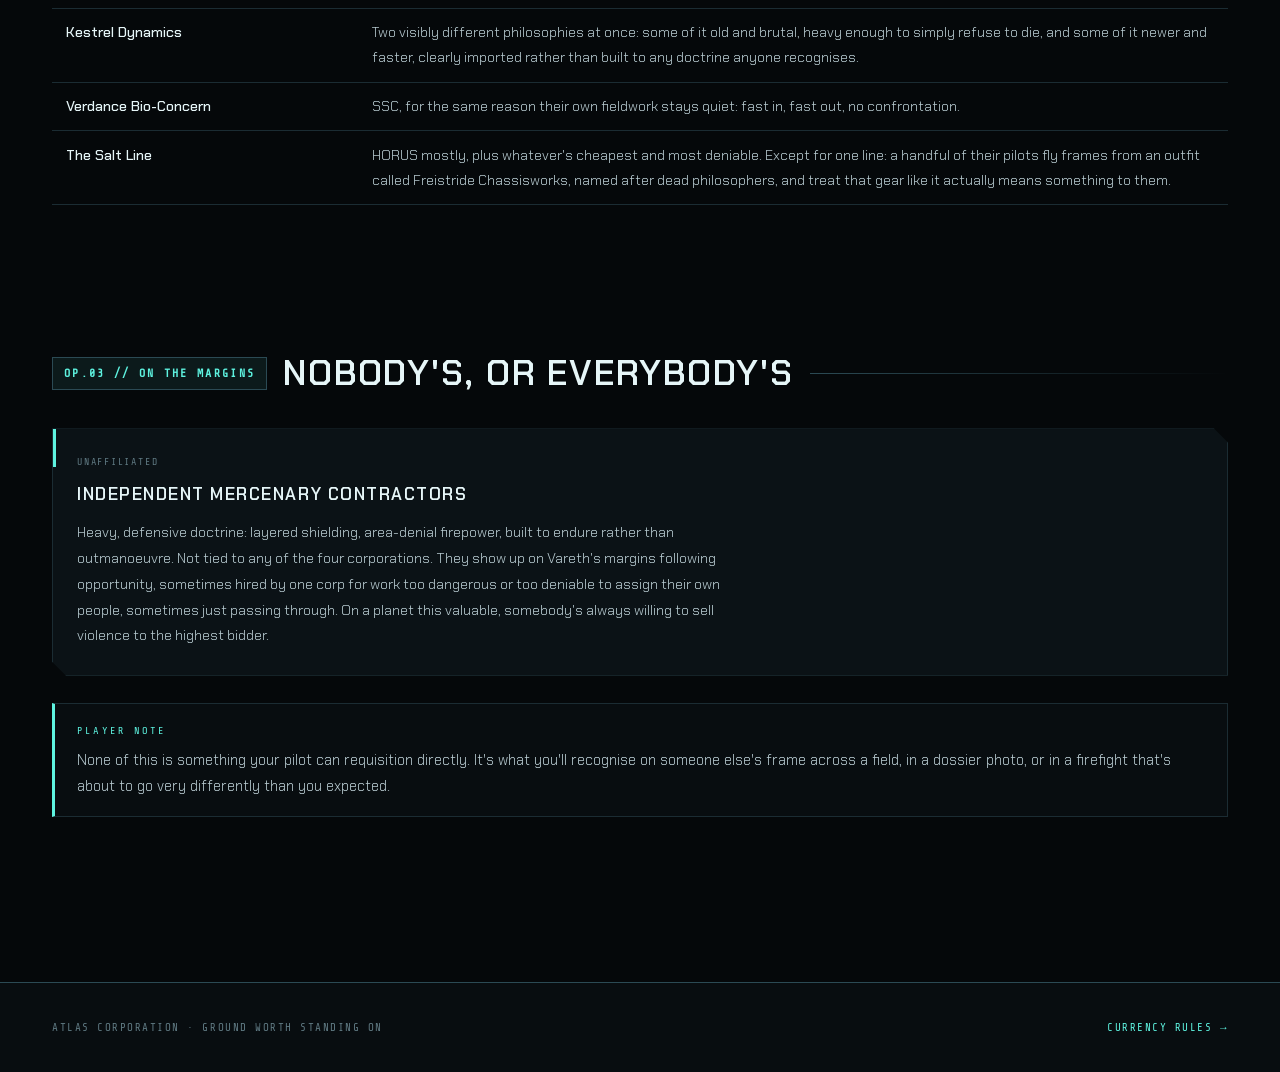
<file: manufacturers.html>
<!DOCTYPE html>
<html lang="en">
<head>
<meta charset="UTF-8">
<meta name="viewport" content="width=device-width, initial-scale=1.0">
<title>Manufacturers: VARETH</title>
<style>
/* ══════════════════════════════════════════════════════════
   ATLAS CORPORATION: CONTRACT SECURITY DIVISION
   MISSION BRIEFING INTERFACE  ::  SITE KX-19
   ══════════════════════════════════════════════════════════ */

@import url('https://fonts.googleapis.com/css2?family=Chakra+Petch:wght@300;400;500;600;700&family=Share+Tech+Mono&display=swap');

:root{
  --bg:        #05080a;
  --bg-2:      #080d10;
  --panel:     #0b1216;
  --panel-2:   #0f171c;
  --line:      #1b2c33;
  --line-hot:  #2b4a54;

  --hud:       #5ef3e0;
  --hud-dim:   #2e8f86;
  --hud-ghost: rgba(94,243,224,.08);
  --warn:      #ff9d2e;
  --alert:     #ff4d4d;
  --ok:        #7ee787;

  --txt:       #b9ccd2;
  --txt-dim:   #5f7982;
  --txt-hi:    #e6f6f8;

  --disp: 'Chakra Petch', sans-serif;
  --data: 'Share Tech Mono', monospace;

  --notch: 14px;
}

*{box-sizing:border-box;margin:0;padding:0}
html{scroll-behavior:smooth}

body{
  background:var(--bg);
  color:var(--txt);
  font-family:var(--disp);
  font-weight:300;
  font-size:16.5px;
  line-height:1.75;
  overflow-x:hidden;
  position:relative;
}

/* ── ambient grid + scanlines + vignette ───────────────── */
body::before{
  content:'';position:fixed;inset:0;pointer-events:none;z-index:900;
  background-image:
    linear-gradient(rgba(94,243,224,.028) 1px,transparent 1px),
    linear-gradient(90deg,rgba(94,243,224,.028) 1px,transparent 1px);
  background-size:52px 52px;
}
body::after{
  content:'';position:fixed;inset:0;pointer-events:none;z-index:901;
  background:
    repeating-linear-gradient(0deg,rgba(0,0,0,.22) 0 1px,transparent 1px 3px),
    radial-gradient(ellipse at 50% 42%,transparent 45%,rgba(0,0,0,.82) 100%);
}

/* scanning sweep */
@keyframes sweep{0%{top:-15%}100%{top:115%}}
.sweep{
  position:fixed;left:0;right:0;height:130px;z-index:902;pointer-events:none;
  background:linear-gradient(180deg,transparent,rgba(94,243,224,.035),transparent);
  animation:sweep 8.5s linear infinite;
}

/* ── TOP STATUS RAIL ───────────────────────────────────── */
.statusbar{
  background:var(--bg-2);border-bottom:1px solid var(--line);
  font-family:var(--data);font-size:.66rem;letter-spacing:.18em;
  color:var(--txt-dim);text-transform:uppercase;
}
.statusbar .wrap{display:flex;gap:2rem;flex-wrap:wrap;padding:.42rem 2rem}
.statusbar b{color:var(--hud);font-weight:400}
.blip{
  display:inline-block;width:6px;height:6px;background:var(--ok);
  border-radius:50%;margin-right:.45rem;vertical-align:middle;
  animation:pulse 1.9s ease-in-out infinite;
}
@keyframes pulse{0%,100%{opacity:1;box-shadow:0 0 6px var(--ok)}50%{opacity:.35;box-shadow:none}}

/* ── NAV ───────────────────────────────────────────────── */
nav{
  position:sticky;top:0;z-index:500;
  background:rgba(8,13,16,.95);backdrop-filter:blur(10px);
  border-bottom:1px solid var(--line-hot);
}
.nav-inner{max-width:1240px;margin:0 auto;padding:0 2rem;display:flex;align-items:stretch;gap:1.5rem;flex-wrap:wrap}
.brand{
  font-family:var(--disp);font-weight:700;font-size:1rem;letter-spacing:.24em;
  color:var(--hud);text-decoration:none;text-transform:uppercase;
  display:flex;align-items:center;gap:.6rem;padding:.9rem 0;white-space:nowrap;
}
.brand::before{content:'\25C6';font-size:.7rem;color:var(--warn)}
.brand span{color:var(--txt-dim);font-weight:300}
nav ul{list-style:none;display:flex;margin-left:auto;flex-wrap:wrap}
nav a{
  display:block;padding:.95rem 1.15rem;
  font-family:var(--data);font-size:.7rem;letter-spacing:.16em;text-transform:uppercase;
  color:var(--txt-dim);text-decoration:none;position:relative;transition:.18s;
}
nav a::before{
  content:'';position:absolute;left:0;right:0;bottom:0;height:2px;
  background:var(--hud);transform:scaleX(0);transition:transform .2s;
}
nav a:hover{color:var(--hud);background:var(--hud-ghost)}
nav a:hover::before{transform:scaleX(1)}
nav a.active{color:var(--hud);background:var(--hud-ghost)}
nav a.active::before{transform:scaleX(1)}

/* ── LAYOUT ────────────────────────────────────────────── */
.wrap{max-width:1240px;margin:0 auto;padding:0 2rem}
main{padding-bottom:5rem}
section{padding:3.6rem 0}

/* ── HERO / BRIEFING HEADER ────────────────────────────── */
.hero{position:relative;padding:3.5rem 0 3rem;border-bottom:1px solid var(--line)}
.hero-frame{
  position:relative;background:var(--panel);
  border:1px solid var(--line-hot);padding:2.6rem 2.4rem;
}
.hero-frame::before,.hero-frame::after{
  content:'';position:absolute;width:26px;height:26px;border:2px solid var(--hud);
}
.hero-frame::before{top:-1px;left:-1px;border-right:0;border-bottom:0}
.hero-frame::after{bottom:-1px;right:-1px;border-left:0;border-top:0}

.tagline{
  font-family:var(--data);font-size:.68rem;letter-spacing:.3em;text-transform:uppercase;
  color:var(--warn);display:flex;align-items:center;gap:.9rem;margin-bottom:1.1rem;
}
.tagline::after{content:'';flex:1;height:1px;background:linear-gradient(90deg,var(--line-hot),transparent)}

h1{
  font-family:var(--disp);font-weight:700;
  font-size:clamp(2.4rem,6.5vw,5rem);line-height:1;letter-spacing:.02em;
  text-transform:uppercase;color:var(--txt-hi);margin-bottom:1.1rem;
}
h1 em{font-style:normal;color:var(--hud);text-shadow:0 0 26px rgba(94,243,224,.35)}

.lede{font-size:clamp(1rem,1.5vw,1.18rem);max-width:62ch;color:var(--txt);font-weight:300}
.lede strong{color:var(--txt-hi);font-weight:500}

/* ── SECTION HEADERS ───────────────────────────────────── */
h2{
  font-family:var(--disp);font-weight:600;
  font-size:clamp(1.5rem,3vw,2.2rem);letter-spacing:.05em;text-transform:uppercase;
  color:var(--txt-hi);margin-bottom:1.5rem;
  display:flex;align-items:center;gap:1rem;
}
h2::after{content:'';flex:1;height:1px;background:linear-gradient(90deg,var(--line-hot),transparent)}
h2 .num{
  font-family:var(--data);font-size:.72rem;letter-spacing:.2em;
  color:var(--hud);background:var(--hud-ghost);
  border:1px solid var(--line-hot);padding:.32rem .7rem;
  white-space:nowrap;flex-shrink:0;
}
h3{
  font-family:var(--disp);font-weight:600;font-size:1.15rem;letter-spacing:.09em;
  text-transform:uppercase;color:var(--txt-hi);margin:1.9rem 0 .7rem;
}
h4{
  font-family:var(--data);font-size:.72rem;letter-spacing:.2em;text-transform:uppercase;
  color:var(--hud);margin:1.6rem 0 .7rem;
  padding-left:.7rem;border-left:2px solid var(--hud);
}
p{margin-bottom:1rem;max-width:74ch}
p:last-child{margin-bottom:0}
a{color:var(--hud)}
strong{color:var(--txt-hi);font-weight:500}

/* ── GRID ──────────────────────────────────────────────── */
.grid{display:grid;gap:1.2rem}
.g2{grid-template-columns:repeat(auto-fit,minmax(330px,1fr))}
.g3{grid-template-columns:repeat(auto-fit,minmax(262px,1fr))}

/* ── CARD (notched HUD panel) ──────────────────────────── */
.card{
  background:var(--panel);border:1px solid var(--line);
  padding:1.5rem 1.5rem 1.6rem;position:relative;
  clip-path:polygon(0 0,calc(100% - 14px) 0,100% 14px,100% 100%,14px 100%,0 calc(100% - 14px));
  transition:.2s;
}
.card::before{
  content:'';position:absolute;top:0;left:0;width:3px;height:38px;background:var(--hud);
}
.card:hover{background:var(--panel-2);border-color:var(--line-hot);transform:translateY(-2px)}
.card h3{margin-top:0;font-size:1.06rem}
.card p{font-size:.92rem}
.card .tag{
  font-family:var(--data);font-size:.62rem;letter-spacing:.18em;text-transform:uppercase;
  color:var(--txt-dim);display:block;margin-bottom:.55rem;
}
.card.warn::before{background:var(--warn)}
.card.alert::before{background:var(--alert)}
.card.ok::before{background:var(--ok)}
.card.dim::before{background:var(--txt-dim)}

/* ── DATA PANEL (mission parameters) ───────────────────── */
.dossier{
  background:var(--panel);border:1px solid var(--line-hot);
  margin:1.8rem 0;position:relative;
  clip-path:polygon(0 0,calc(100% - 18px) 0,100% 18px,100% 100%,18px 100%,0 calc(100% - 18px));
}
.dossier::before{
  content:attr(data-label);display:block;
  font-family:var(--data);font-size:.66rem;letter-spacing:.22em;text-transform:uppercase;
  color:var(--bg);background:var(--hud);padding:.42rem 1.2rem;
}
.field{
  display:flex;gap:1.2rem;align-items:baseline;
  padding:.62rem 1.4rem;border-bottom:1px solid rgba(27,44,51,.6);
}
.field:last-child{border-bottom:none;padding-bottom:1.1rem}
.field .k{
  font-family:var(--data);font-size:.68rem;letter-spacing:.14em;text-transform:uppercase;
  color:var(--hud-dim);min-width:200px;flex-shrink:0;
}
.field .k::before{content:'\25B8 ';color:var(--line-hot)}
.field .v{color:var(--txt);font-size:.93rem}

/* ── REDACTED ──────────────────────────────────────────── */
.redacted{
  background:#000;color:transparent;padding:0 .4em;
  border:1px solid var(--line);user-select:none;transition:color .35s;
}
.redacted:hover{color:#1e2c31}

/* ── NOTE / ADVISORY BLOCK ─────────────────────────────── */
.note{
  background:var(--bg-2);border:1px solid var(--line);border-left:3px solid var(--hud);
  padding:1.1rem 1.4rem;margin:1.7rem 0;font-size:.93rem;
}
.note .lbl{
  font-family:var(--data);font-size:.64rem;letter-spacing:.2em;text-transform:uppercase;
  color:var(--hud);display:block;margin-bottom:.45rem;
}
.note.warn{border-left-color:var(--warn)}
.note.warn .lbl{color:var(--warn)}
.note.corp{border-left-color:var(--alert)}
.note.corp .lbl{color:var(--alert)}

/* ── LISTS ─────────────────────────────────────────────── */
ul.clean,ol.clean{list-style:none;margin:1rem 0}
ul.clean li,ol.clean li{
  padding:.5rem 0 .5rem 1.7rem;position:relative;
  border-bottom:1px solid rgba(27,44,51,.5);font-size:.93rem;
}
ul.clean li::before{content:'\25B8';position:absolute;left:.2rem;color:var(--hud);font-size:.82rem}
ol.clean{counter-reset:c}
ol.clean li{padding-left:2.4rem}
ol.clean li::before{
  counter-increment:c;content:counter(c,decimal-leading-zero);
  position:absolute;left:0;top:.55rem;
  font-family:var(--data);font-size:.68rem;color:var(--hud);
  border:1px solid var(--line-hot);padding:.05rem .32rem;
}

/* ── TABLE ─────────────────────────────────────────────── */
table{width:100%;border-collapse:collapse;margin:1.4rem 0;font-size:.9rem}
th{
  font-family:var(--data);font-size:.66rem;letter-spacing:.16em;text-transform:uppercase;
  text-align:left;padding:.7rem .9rem;color:var(--hud);
  background:var(--hud-ghost);border-bottom:1px solid var(--hud-dim);
}
td{padding:.7rem .9rem;border-bottom:1px solid var(--line);vertical-align:top}
tr:hover td{background:rgba(94,243,224,.03)}

/* ── BUTTONS ───────────────────────────────────────────── */
.btn{
  display:inline-block;font-family:var(--data);font-size:.72rem;
  letter-spacing:.18em;text-transform:uppercase;
  padding:.8rem 1.6rem;margin:.35rem .45rem .35rem 0;
  border:1px solid var(--hud);color:var(--hud);text-decoration:none;
  background:transparent;transition:.18s;position:relative;
  clip-path:polygon(0 0,calc(100% - 9px) 0,100% 9px,100% 100%,9px 100%,0 calc(100% - 9px));
}
.btn:hover{background:var(--hud);color:var(--bg);box-shadow:0 0 22px rgba(94,243,224,.3)}
.btn.solid{background:var(--hud);color:var(--bg)}
.btn.solid:hover{background:#8ef8e9;box-shadow:0 0 28px rgba(94,243,224,.45)}
.btn.ghost{border-color:var(--line-hot);color:var(--txt-dim)}
.btn.ghost:hover{border-color:var(--hud);color:var(--hud);background:var(--hud-ghost);box-shadow:none}

/* ── FOOTER ────────────────────────────────────────────── */
footer{
  border-top:1px solid var(--line-hot);background:var(--bg-2);
  padding:2.2rem 0;font-family:var(--data);font-size:.68rem;
  color:var(--txt-dim);letter-spacing:.14em;text-transform:uppercase;
}
footer .wrap{display:flex;justify-content:space-between;gap:2rem;flex-wrap:wrap}
footer a{color:var(--hud);text-decoration:none}

/* ── ANIMATION ─────────────────────────────────────────── */
@keyframes rise{from{opacity:0;transform:translateY(14px)}to{opacity:1;transform:none}}
.rise{animation:rise .55s cubic-bezier(.2,.7,.3,1) both}
.d1{animation-delay:.07s}.d2{animation-delay:.14s}
.d3{animation-delay:.21s}.d4{animation-delay:.28s}

@media (prefers-reduced-motion:reduce){
  .rise{animation:none}.sweep{display:none}.blip{animation:none}
  html{scroll-behavior:auto}
}

@media (max-width:680px){
  .wrap{padding:0 1.1rem}
  .statusbar .wrap{gap:1rem;padding:.4rem 1.1rem}
  .nav-inner{padding:0 1.1rem}
  nav ul{margin-left:0;width:100%;border-top:1px solid var(--line)}
  nav a{padding:.7rem .8rem}
  .hero-frame{padding:1.8rem 1.4rem}
  .field{flex-direction:column;gap:.15rem}
  .field .k{min-width:0}
  h2{flex-wrap:wrap}
}

/* ── MISSION PARAMETER READOUT (AC6 briefing grid) ─────── */
.paramgrid{
  display:grid;grid-template-columns:repeat(auto-fit,minmax(160px,1fr));
  gap:1px;margin-top:2.2rem;background:var(--line);
  border:1px solid var(--line);
}
.param{
  background:var(--bg-2);padding:.75rem .95rem;
  display:flex;flex-direction:column;gap:.15rem;
}
.param .pk{
  font-family:var(--data);font-size:.6rem;letter-spacing:.2em;
  text-transform:uppercase;color:var(--txt-dim);
}
.param .pv{
  font-family:var(--disp);font-weight:500;font-size:.92rem;
  letter-spacing:.05em;text-transform:uppercase;color:var(--hud);
}
.param .pv.warn{color:var(--warn)}
.param .pv.alert{color:var(--alert)}

</style>
</head>
<body>
<div class="sweep"></div>
<div class="statusbar"><div class="wrap">
  <span><span class="blip"></span>LINK <b>ACTIVE</b></span>
  <span>MODE <b>EQUIPMENT DATA</b></span>
  <span>AREA <b>FIELD CATALOGUE</b></span>
  <span>DOC <b>GEN. DISTRIBUTION</b></span>
  <span style="margin-left:auto">CLR <b>CON-3</b></span>
</div></div>
<nav>
  <div class="nav-inner">
    <a href="index.html" class="brand">ATLAS <span>/ KX-19</span></a>
    <ul>
      <li><a href="index.html">Briefing</a></li>
      <li><a href="setting.html">The World</a></li>
      <li><a href="factions.html">Employers</a></li>
      <li><a href="pilot-creation.html">Build a Pilot</a></li>
      <li><a href="shop.html">Requisition</a></li>
      <li><a href="manufacturers.html" class="active">Manufacturers</a></li>
      <li><a href="rules.html">Rules</a></li>
    </ul>
  </div>
</nav>

<header class="hero">
  <div class="wrap"><div class="hero-frame">
    <div class="tagline rise">Field Catalogue · Equipment Identity</div>
    <h1 class="rise d1">Manufacturers</h1>
    <p class="lede rise d2">
      Five names cover most of what you'll see on Vareth. A few more show up on
      other people's frames. Worth knowing which is which before you're staring
      down the wrong one.
    </p>
  </div></div>
</header>

<main>

<section>
  <div class="wrap">
    <h2><span class="num">OP.01 // THE CORE FIVE</span>What You'll Actually License Into</h2>
    <p>
      Every pilot on Vareth started in one of these. Your License page in COMP/CON
      progresses through them the normal way. Nothing here is Vareth-specific.
      It's just the galaxy you're operating in.
    </p>
    <div class="grid g2">
      <div class="card rise">
        <span class="tag">Baseline</span>
        <h3>General Massive Systems</h3>
        <p>The galactic standard. Reliable, forgettable, universally compatible, and exactly as unglamorous as GMS's whole reputation promises. Everyone starts here. Everyone's still standing on it underneath whatever they've since specialised into.</p>
      </div>
      <div class="card slate rise d1">
        <span class="tag">Escalation</span>
        <h3>IPS-Northstar</h3>
        <p>Tough, resilient, built for close combat and for taking a beating without going down. Closely associated with the Albatross, a galaxy-famous peacekeeping force. Atlas leans on this line hard once you're past the basics.</p>
      </div>
      <div class="card sage rise d2">
        <span class="tag">Fieldwork</span>
        <h3>Smith-Shimano Corpro</h3>
        <p>Fast, agile, built to scout, spot, and vanish. SSC also does exotic experimental systems nobody fully understands yet, sold with a straight face and a service contract attached. Verdance's preferred supplier.</p>
      </div>
      <div class="card amber rise d3">
        <span class="tag">Esoteric</span>
        <h3>HORUS</h3>
        <p>Hacking-focused, and culturally invested in treating non-human intelligence as something closer to a person than a tool. See <a href="rules.html">Rules, OP.02</a> for what that actually means on this planet specifically.</p>
      </div>
      <div class="card oxblood rise d4">
        <span class="tag">Premium</span>
        <h3>Harrison Armory</h3>
        <p>Imperial, expensive, built around overwhelming firepower and heavy reactors. Runs entire core worlds elsewhere in the galaxy. Rare out here, and rarer still to see fielded by anyone other than the people who can actually afford it.</p>
      </div>
    </div>
  </div>
</section>

<section>
  <div class="wrap">
    <h2><span class="num">OP.02 // WHO FIELDS WHAT</span>Corporate Hardware, At a Glance</h2>
    <p>
      This is what you're likely to see across the field, not a shopping list.
      Your own gear comes from the Requisition Shop and your License page, same
      as always.
    </p>
    <table>
      <tr><th style="width:26%">Employer</th><th>Hardware</th></tr>
      <tr><td><strong>Atlas</strong></td><td>GMS baseline, IPS-N as the main escalation path. What you're actually flying.</td></tr>
      <tr><td><strong>Kestrel Dynamics</strong></td><td>Two visibly different philosophies at once: some of it old and brutal, heavy enough to simply refuse to die, and some of it newer and faster, clearly imported rather than built to any doctrine anyone recognises.</td></tr>
      <tr><td><strong>Verdance Bio-Concern</strong></td><td>SSC, for the same reason their own fieldwork stays quiet: fast in, fast out, no confrontation.</td></tr>
      <tr><td><strong>The Salt Line</strong></td><td>HORUS mostly, plus whatever's cheapest and most deniable. Except for one line: a handful of their pilots fly frames from an outfit called Freistride Chassisworks, named after dead philosophers, and treat that gear like it actually means something to them.</td></tr>
    </table>
  </div>
</section>

<section>
  <div class="wrap">
    <h2><span class="num">OP.03 // ON THE MARGINS</span>Nobody's, or Everybody's</h2>
    <div class="card rise">
      <span class="tag">Unaffiliated</span>
      <h3>Independent Mercenary Contractors</h3>
      <p>
        Heavy, defensive doctrine: layered shielding, area-denial firepower, built to
        endure rather than outmanoeuvre. Not tied to any of the four corporations.
        They show up on Vareth's margins following opportunity, sometimes hired by
        one corp for work too dangerous or too deniable to assign their own people,
        sometimes just passing through. On a planet this valuable, somebody's always
        willing to sell violence to the highest bidder.
      </p>
    </div>
    <div class="note">
      <span class="lbl">Player Note</span>
      None of this is something your pilot can requisition directly. It's what
      you'll recognise on someone else's frame across a field, in a dossier
      photo, or in a firefight that's about to go very differently than you
      expected.
    </div>
  </div>
</section>

</main>

<footer>
  <div class="wrap">
    <div>ATLAS CORPORATION · GROUND WORTH STANDING ON</div>
    <div><a href="rules.html">Currency rules →</a></div>
  </div>
</footer>
</body>
</html>
</file>
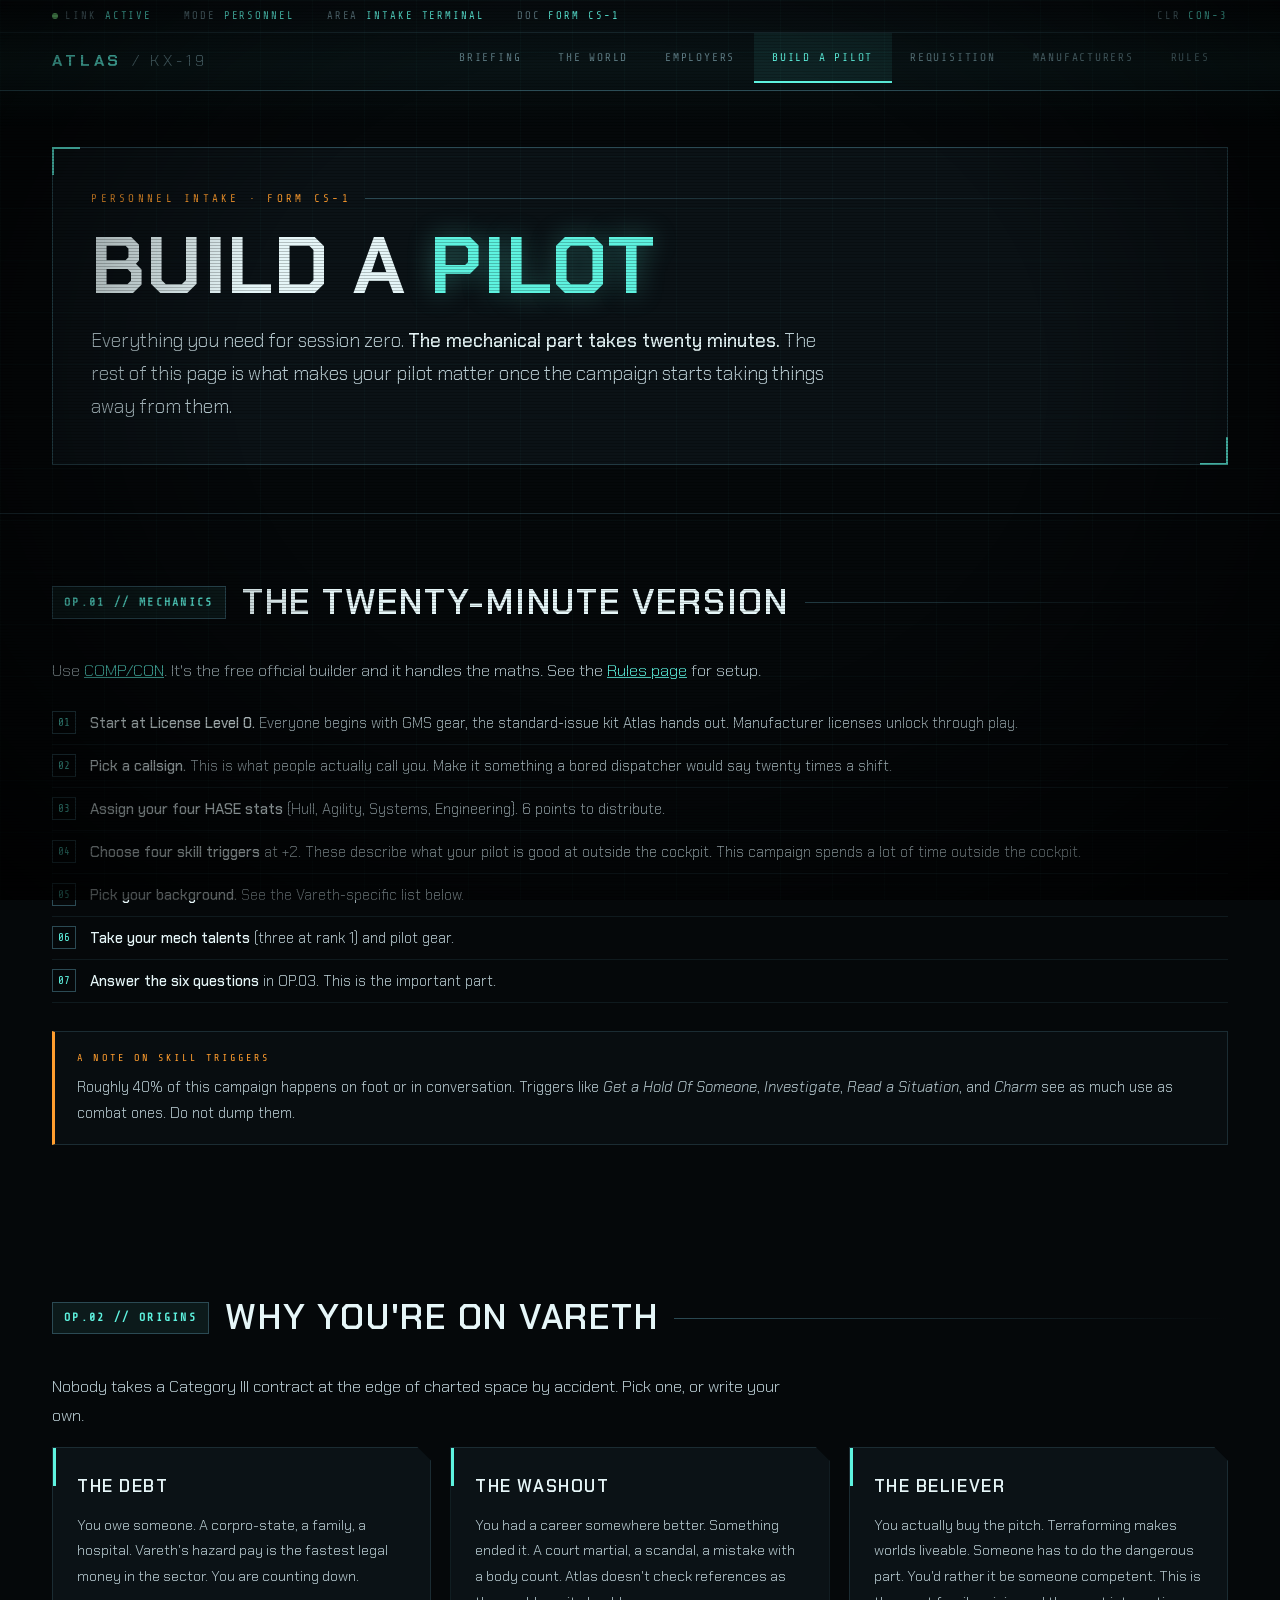
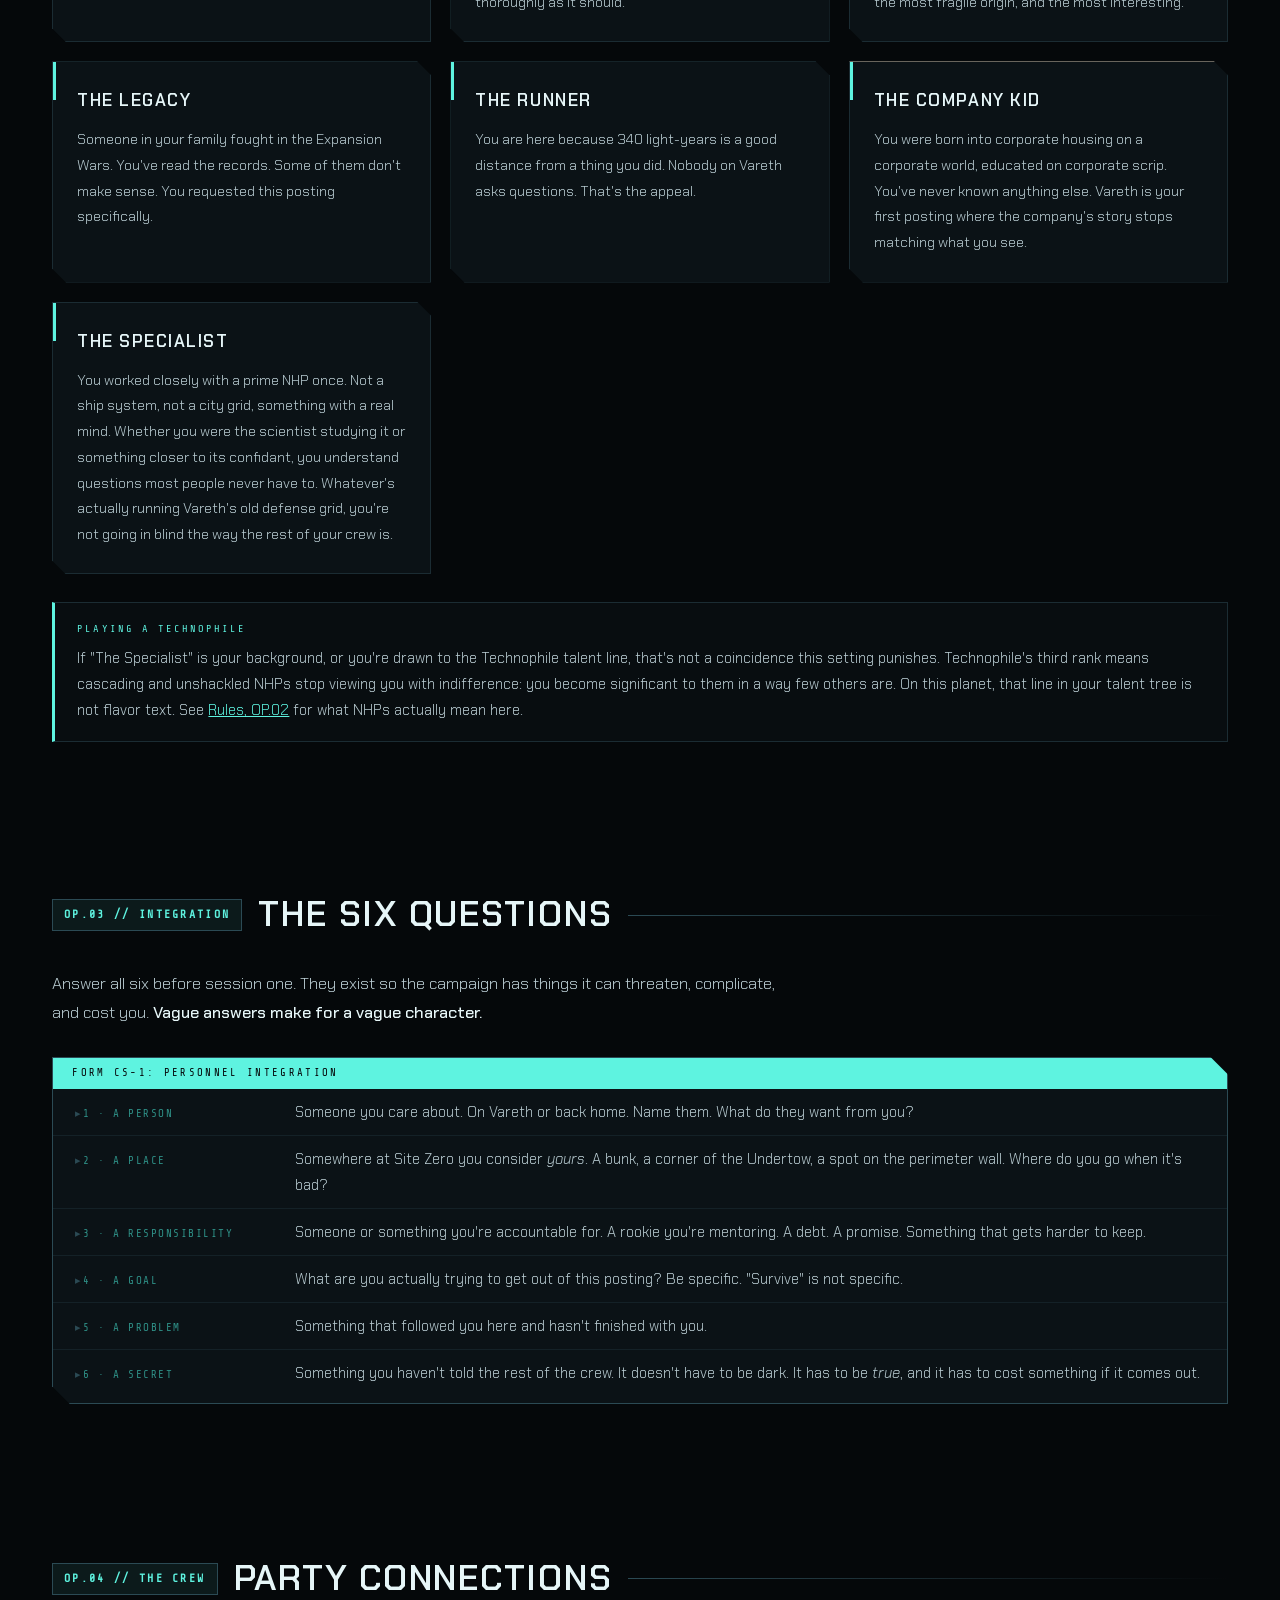
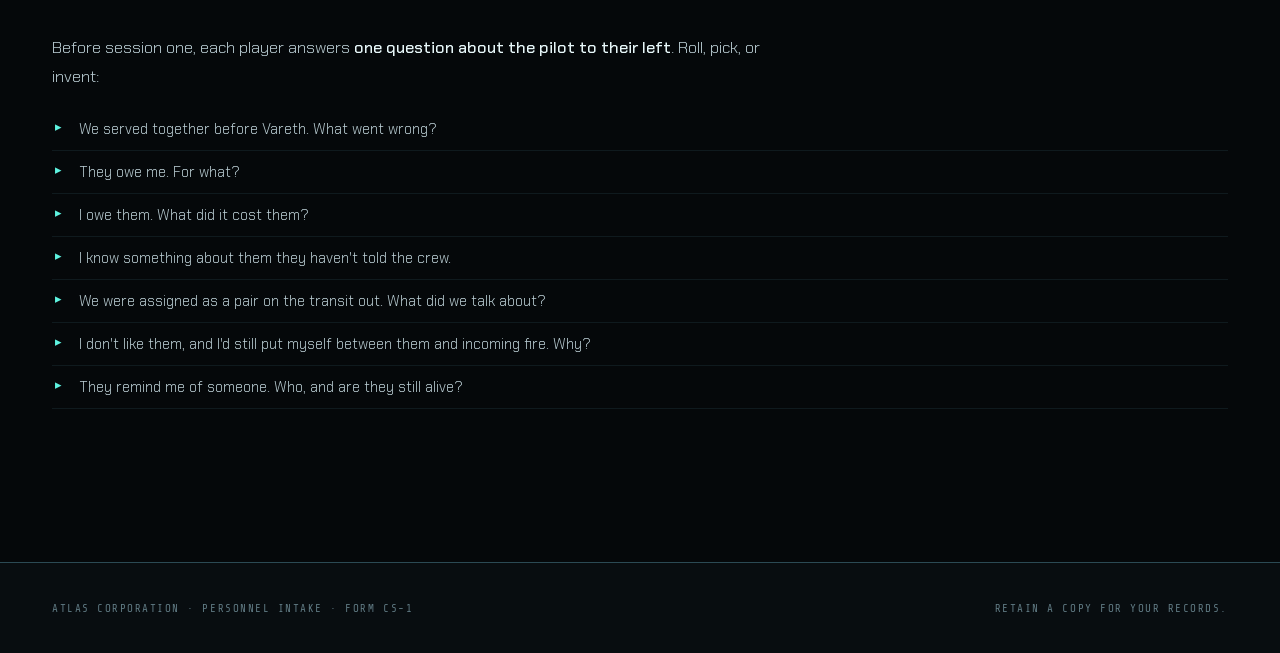
<file: pilot-creation.html>
<!DOCTYPE html>
<html lang="en">
<head>
<meta charset="UTF-8">
<meta name="viewport" content="width=device-width, initial-scale=1.0">
<title>Build a Pilot: VARETH</title>
<style>
/* ══════════════════════════════════════════════════════════
   ATLAS CORPORATION: CONTRACT SECURITY DIVISION
   MISSION BRIEFING INTERFACE  ::  SITE KX-19
   ══════════════════════════════════════════════════════════ */

@import url('https://fonts.googleapis.com/css2?family=Chakra+Petch:wght@300;400;500;600;700&family=Share+Tech+Mono&display=swap');

:root{
  --bg:        #05080a;
  --bg-2:      #080d10;
  --panel:     #0b1216;
  --panel-2:   #0f171c;
  --line:      #1b2c33;
  --line-hot:  #2b4a54;

  --hud:       #5ef3e0;
  --hud-dim:   #2e8f86;
  --hud-ghost: rgba(94,243,224,.08);
  --warn:      #ff9d2e;
  --alert:     #ff4d4d;
  --ok:        #7ee787;

  --txt:       #b9ccd2;
  --txt-dim:   #5f7982;
  --txt-hi:    #e6f6f8;

  --disp: 'Chakra Petch', sans-serif;
  --data: 'Share Tech Mono', monospace;

  --notch: 14px;
}

*{box-sizing:border-box;margin:0;padding:0}
html{scroll-behavior:smooth}

body{
  background:var(--bg);
  color:var(--txt);
  font-family:var(--disp);
  font-weight:300;
  font-size:16.5px;
  line-height:1.75;
  overflow-x:hidden;
  position:relative;
}

/* ── ambient grid + scanlines + vignette ───────────────── */
body::before{
  content:'';position:fixed;inset:0;pointer-events:none;z-index:900;
  background-image:
    linear-gradient(rgba(94,243,224,.028) 1px,transparent 1px),
    linear-gradient(90deg,rgba(94,243,224,.028) 1px,transparent 1px);
  background-size:52px 52px;
}
body::after{
  content:'';position:fixed;inset:0;pointer-events:none;z-index:901;
  background:
    repeating-linear-gradient(0deg,rgba(0,0,0,.22) 0 1px,transparent 1px 3px),
    radial-gradient(ellipse at 50% 42%,transparent 45%,rgba(0,0,0,.82) 100%);
}

/* scanning sweep */
@keyframes sweep{0%{top:-15%}100%{top:115%}}
.sweep{
  position:fixed;left:0;right:0;height:130px;z-index:902;pointer-events:none;
  background:linear-gradient(180deg,transparent,rgba(94,243,224,.035),transparent);
  animation:sweep 8.5s linear infinite;
}

/* ── TOP STATUS RAIL ───────────────────────────────────── */
.statusbar{
  background:var(--bg-2);border-bottom:1px solid var(--line);
  font-family:var(--data);font-size:.66rem;letter-spacing:.18em;
  color:var(--txt-dim);text-transform:uppercase;
}
.statusbar .wrap{display:flex;gap:2rem;flex-wrap:wrap;padding:.42rem 2rem}
.statusbar b{color:var(--hud);font-weight:400}
.blip{
  display:inline-block;width:6px;height:6px;background:var(--ok);
  border-radius:50%;margin-right:.45rem;vertical-align:middle;
  animation:pulse 1.9s ease-in-out infinite;
}
@keyframes pulse{0%,100%{opacity:1;box-shadow:0 0 6px var(--ok)}50%{opacity:.35;box-shadow:none}}

/* ── NAV ───────────────────────────────────────────────── */
nav{
  position:sticky;top:0;z-index:500;
  background:rgba(8,13,16,.95);backdrop-filter:blur(10px);
  border-bottom:1px solid var(--line-hot);
}
.nav-inner{max-width:1240px;margin:0 auto;padding:0 2rem;display:flex;align-items:stretch;gap:1.5rem;flex-wrap:wrap}
.brand{
  font-family:var(--disp);font-weight:700;font-size:1rem;letter-spacing:.24em;
  color:var(--hud);text-decoration:none;text-transform:uppercase;
  display:flex;align-items:center;gap:.6rem;padding:.9rem 0;white-space:nowrap;
}
.brand::before{content:'\25C6';font-size:.7rem;color:var(--warn)}
.brand span{color:var(--txt-dim);font-weight:300}
nav ul{list-style:none;display:flex;margin-left:auto;flex-wrap:wrap}
nav a{
  display:block;padding:.95rem 1.15rem;
  font-family:var(--data);font-size:.7rem;letter-spacing:.16em;text-transform:uppercase;
  color:var(--txt-dim);text-decoration:none;position:relative;transition:.18s;
}
nav a::before{
  content:'';position:absolute;left:0;right:0;bottom:0;height:2px;
  background:var(--hud);transform:scaleX(0);transition:transform .2s;
}
nav a:hover{color:var(--hud);background:var(--hud-ghost)}
nav a:hover::before{transform:scaleX(1)}
nav a.active{color:var(--hud);background:var(--hud-ghost)}
nav a.active::before{transform:scaleX(1)}

/* ── LAYOUT ────────────────────────────────────────────── */
.wrap{max-width:1240px;margin:0 auto;padding:0 2rem}
main{padding-bottom:5rem}
section{padding:3.6rem 0}

/* ── HERO / BRIEFING HEADER ────────────────────────────── */
.hero{position:relative;padding:3.5rem 0 3rem;border-bottom:1px solid var(--line)}
.hero-frame{
  position:relative;background:var(--panel);
  border:1px solid var(--line-hot);padding:2.6rem 2.4rem;
}
.hero-frame::before,.hero-frame::after{
  content:'';position:absolute;width:26px;height:26px;border:2px solid var(--hud);
}
.hero-frame::before{top:-1px;left:-1px;border-right:0;border-bottom:0}
.hero-frame::after{bottom:-1px;right:-1px;border-left:0;border-top:0}

.tagline{
  font-family:var(--data);font-size:.68rem;letter-spacing:.3em;text-transform:uppercase;
  color:var(--warn);display:flex;align-items:center;gap:.9rem;margin-bottom:1.1rem;
}
.tagline::after{content:'';flex:1;height:1px;background:linear-gradient(90deg,var(--line-hot),transparent)}

h1{
  font-family:var(--disp);font-weight:700;
  font-size:clamp(2.4rem,6.5vw,5rem);line-height:1;letter-spacing:.02em;
  text-transform:uppercase;color:var(--txt-hi);margin-bottom:1.1rem;
}
h1 em{font-style:normal;color:var(--hud);text-shadow:0 0 26px rgba(94,243,224,.35)}

.lede{font-size:clamp(1rem,1.5vw,1.18rem);max-width:62ch;color:var(--txt);font-weight:300}
.lede strong{color:var(--txt-hi);font-weight:500}

/* ── SECTION HEADERS ───────────────────────────────────── */
h2{
  font-family:var(--disp);font-weight:600;
  font-size:clamp(1.5rem,3vw,2.2rem);letter-spacing:.05em;text-transform:uppercase;
  color:var(--txt-hi);margin-bottom:1.5rem;
  display:flex;align-items:center;gap:1rem;
}
h2::after{content:'';flex:1;height:1px;background:linear-gradient(90deg,var(--line-hot),transparent)}
h2 .num{
  font-family:var(--data);font-size:.72rem;letter-spacing:.2em;
  color:var(--hud);background:var(--hud-ghost);
  border:1px solid var(--line-hot);padding:.32rem .7rem;
  white-space:nowrap;flex-shrink:0;
}
h3{
  font-family:var(--disp);font-weight:600;font-size:1.15rem;letter-spacing:.09em;
  text-transform:uppercase;color:var(--txt-hi);margin:1.9rem 0 .7rem;
}
h4{
  font-family:var(--data);font-size:.72rem;letter-spacing:.2em;text-transform:uppercase;
  color:var(--hud);margin:1.6rem 0 .7rem;
  padding-left:.7rem;border-left:2px solid var(--hud);
}
p{margin-bottom:1rem;max-width:74ch}
p:last-child{margin-bottom:0}
a{color:var(--hud)}
strong{color:var(--txt-hi);font-weight:500}

/* ── GRID ──────────────────────────────────────────────── */
.grid{display:grid;gap:1.2rem}
.g2{grid-template-columns:repeat(auto-fit,minmax(330px,1fr))}
.g3{grid-template-columns:repeat(auto-fit,minmax(262px,1fr))}

/* ── CARD (notched HUD panel) ──────────────────────────── */
.card{
  background:var(--panel);border:1px solid var(--line);
  padding:1.5rem 1.5rem 1.6rem;position:relative;
  clip-path:polygon(0 0,calc(100% - 14px) 0,100% 14px,100% 100%,14px 100%,0 calc(100% - 14px));
  transition:.2s;
}
.card::before{
  content:'';position:absolute;top:0;left:0;width:3px;height:38px;background:var(--hud);
}
.card:hover{background:var(--panel-2);border-color:var(--line-hot);transform:translateY(-2px)}
.card h3{margin-top:0;font-size:1.06rem}
.card p{font-size:.92rem}
.card .tag{
  font-family:var(--data);font-size:.62rem;letter-spacing:.18em;text-transform:uppercase;
  color:var(--txt-dim);display:block;margin-bottom:.55rem;
}
.card.warn::before{background:var(--warn)}
.card.alert::before{background:var(--alert)}
.card.ok::before{background:var(--ok)}
.card.dim::before{background:var(--txt-dim)}

/* ── DATA PANEL (mission parameters) ───────────────────── */
.dossier{
  background:var(--panel);border:1px solid var(--line-hot);
  margin:1.8rem 0;position:relative;
  clip-path:polygon(0 0,calc(100% - 18px) 0,100% 18px,100% 100%,18px 100%,0 calc(100% - 18px));
}
.dossier::before{
  content:attr(data-label);display:block;
  font-family:var(--data);font-size:.66rem;letter-spacing:.22em;text-transform:uppercase;
  color:var(--bg);background:var(--hud);padding:.42rem 1.2rem;
}
.field{
  display:flex;gap:1.2rem;align-items:baseline;
  padding:.62rem 1.4rem;border-bottom:1px solid rgba(27,44,51,.6);
}
.field:last-child{border-bottom:none;padding-bottom:1.1rem}
.field .k{
  font-family:var(--data);font-size:.68rem;letter-spacing:.14em;text-transform:uppercase;
  color:var(--hud-dim);min-width:200px;flex-shrink:0;
}
.field .k::before{content:'\25B8 ';color:var(--line-hot)}
.field .v{color:var(--txt);font-size:.93rem}

/* ── REDACTED ──────────────────────────────────────────── */
.redacted{
  background:#000;color:transparent;padding:0 .4em;
  border:1px solid var(--line);user-select:none;transition:color .35s;
}
.redacted:hover{color:#1e2c31}

/* ── NOTE / ADVISORY BLOCK ─────────────────────────────── */
.note{
  background:var(--bg-2);border:1px solid var(--line);border-left:3px solid var(--hud);
  padding:1.1rem 1.4rem;margin:1.7rem 0;font-size:.93rem;
}
.note .lbl{
  font-family:var(--data);font-size:.64rem;letter-spacing:.2em;text-transform:uppercase;
  color:var(--hud);display:block;margin-bottom:.45rem;
}
.note.warn{border-left-color:var(--warn)}
.note.warn .lbl{color:var(--warn)}
.note.corp{border-left-color:var(--alert)}
.note.corp .lbl{color:var(--alert)}

/* ── LISTS ─────────────────────────────────────────────── */
ul.clean,ol.clean{list-style:none;margin:1rem 0}
ul.clean li,ol.clean li{
  padding:.5rem 0 .5rem 1.7rem;position:relative;
  border-bottom:1px solid rgba(27,44,51,.5);font-size:.93rem;
}
ul.clean li::before{content:'\25B8';position:absolute;left:.2rem;color:var(--hud);font-size:.82rem}
ol.clean{counter-reset:c}
ol.clean li{padding-left:2.4rem}
ol.clean li::before{
  counter-increment:c;content:counter(c,decimal-leading-zero);
  position:absolute;left:0;top:.55rem;
  font-family:var(--data);font-size:.68rem;color:var(--hud);
  border:1px solid var(--line-hot);padding:.05rem .32rem;
}

/* ── TABLE ─────────────────────────────────────────────── */
table{width:100%;border-collapse:collapse;margin:1.4rem 0;font-size:.9rem}
th{
  font-family:var(--data);font-size:.66rem;letter-spacing:.16em;text-transform:uppercase;
  text-align:left;padding:.7rem .9rem;color:var(--hud);
  background:var(--hud-ghost);border-bottom:1px solid var(--hud-dim);
}
td{padding:.7rem .9rem;border-bottom:1px solid var(--line);vertical-align:top}
tr:hover td{background:rgba(94,243,224,.03)}

/* ── BUTTONS ───────────────────────────────────────────── */
.btn{
  display:inline-block;font-family:var(--data);font-size:.72rem;
  letter-spacing:.18em;text-transform:uppercase;
  padding:.8rem 1.6rem;margin:.35rem .45rem .35rem 0;
  border:1px solid var(--hud);color:var(--hud);text-decoration:none;
  background:transparent;transition:.18s;position:relative;
  clip-path:polygon(0 0,calc(100% - 9px) 0,100% 9px,100% 100%,9px 100%,0 calc(100% - 9px));
}
.btn:hover{background:var(--hud);color:var(--bg);box-shadow:0 0 22px rgba(94,243,224,.3)}
.btn.solid{background:var(--hud);color:var(--bg)}
.btn.solid:hover{background:#8ef8e9;box-shadow:0 0 28px rgba(94,243,224,.45)}
.btn.ghost{border-color:var(--line-hot);color:var(--txt-dim)}
.btn.ghost:hover{border-color:var(--hud);color:var(--hud);background:var(--hud-ghost);box-shadow:none}

/* ── FOOTER ────────────────────────────────────────────── */
footer{
  border-top:1px solid var(--line-hot);background:var(--bg-2);
  padding:2.2rem 0;font-family:var(--data);font-size:.68rem;
  color:var(--txt-dim);letter-spacing:.14em;text-transform:uppercase;
}
footer .wrap{display:flex;justify-content:space-between;gap:2rem;flex-wrap:wrap}
footer a{color:var(--hud);text-decoration:none}

/* ── ANIMATION ─────────────────────────────────────────── */
@keyframes rise{from{opacity:0;transform:translateY(14px)}to{opacity:1;transform:none}}
.rise{animation:rise .55s cubic-bezier(.2,.7,.3,1) both}
.d1{animation-delay:.07s}.d2{animation-delay:.14s}
.d3{animation-delay:.21s}.d4{animation-delay:.28s}

@media (prefers-reduced-motion:reduce){
  .rise{animation:none}.sweep{display:none}.blip{animation:none}
  html{scroll-behavior:auto}
}

@media (max-width:680px){
  .wrap{padding:0 1.1rem}
  .statusbar .wrap{gap:1rem;padding:.4rem 1.1rem}
  .nav-inner{padding:0 1.1rem}
  nav ul{margin-left:0;width:100%;border-top:1px solid var(--line)}
  nav a{padding:.7rem .8rem}
  .hero-frame{padding:1.8rem 1.4rem}
  .field{flex-direction:column;gap:.15rem}
  .field .k{min-width:0}
  h2{flex-wrap:wrap}
}

/* ── MISSION PARAMETER READOUT (AC6 briefing grid) ─────── */
.paramgrid{
  display:grid;grid-template-columns:repeat(auto-fit,minmax(160px,1fr));
  gap:1px;margin-top:2.2rem;background:var(--line);
  border:1px solid var(--line);
}
.param{
  background:var(--bg-2);padding:.75rem .95rem;
  display:flex;flex-direction:column;gap:.15rem;
}
.param .pk{
  font-family:var(--data);font-size:.6rem;letter-spacing:.2em;
  text-transform:uppercase;color:var(--txt-dim);
}
.param .pv{
  font-family:var(--disp);font-weight:500;font-size:.92rem;
  letter-spacing:.05em;text-transform:uppercase;color:var(--hud);
}
.param .pv.warn{color:var(--warn)}
.param .pv.alert{color:var(--alert)}

</style>
</head>
<body>
<div class="sweep"></div>
<div class="statusbar"><div class="wrap">
  <span><span class="blip"></span>LINK <b>ACTIVE</b></span>
  <span>MODE <b>PERSONNEL</b></span>
  <span>AREA <b>INTAKE TERMINAL</b></span>
  <span>DOC <b>FORM CS-1</b></span>
  <span style="margin-left:auto">CLR <b>CON-3</b></span>
</div></div>
<nav>
  <div class="nav-inner">
    <a href="index.html" class="brand">ATLAS <span>/ KX-19</span></a>
    <ul>
      <li><a href="index.html">Briefing</a></li>
      <li><a href="setting.html">The World</a></li>
      <li><a href="factions.html">Employers</a></li>
      <li><a href="pilot-creation.html" class="active">Build a Pilot</a></li>
      <li><a href="shop.html">Requisition</a></li>
      <li><a href="manufacturers.html">Manufacturers</a></li>
      <li><a href="rules.html">Rules</a></li>
    </ul>
  </div>
</nav>

<header class="hero">
  <div class="wrap"><div class="hero-frame">
    <div class="tagline rise">Personnel Intake · Form CS-1</div>
    <h1 class="rise d1">Build a <em>Pilot</em></h1>
    <p class="lede rise d2">
      Everything you need for session zero. <strong>The mechanical part takes twenty
      minutes.</strong> The rest of this page is what makes your pilot matter once the
      campaign starts taking things away from them.
    </p>
  </div></div>
</header>

<main>

<section>
  <div class="wrap">
    <h2><span class="num">OP.01 // MECHANICS</span>The Twenty-Minute Version</h2>
    <p>
      Use <a href="https://compcon.app" target="_blank" rel="noopener">COMP/CON</a>. It's the
      free official builder and it handles the maths. See the <a href="rules.html">Rules
      page</a> for setup.
    </p>
    <ol class="clean">
      <li><strong>Start at License Level 0.</strong> Everyone begins with GMS gear, the standard-issue kit Atlas hands out. Manufacturer licenses unlock through play.</li>
      <li><strong>Pick a callsign.</strong> This is what people actually call you. Make it something a bored dispatcher would say twenty times a shift.</li>
      <li><strong>Assign your four HASE stats</strong> (Hull, Agility, Systems, Engineering). 6 points to distribute.</li>
      <li><strong>Choose four skill triggers</strong> at +2. These describe what your pilot is good at outside the cockpit. This campaign spends a lot of time outside the cockpit.</li>
      <li><strong>Pick your background.</strong> See the Vareth-specific list below.</li>
      <li><strong>Take your mech talents</strong> (three at rank 1) and pilot gear.</li>
      <li><strong>Answer the six questions</strong> in OP.03. This is the important part.</li>
    </ol>
    <div class="note warn">
      <span class="lbl">A Note on Skill Triggers</span>
      Roughly 40% of this campaign happens on foot or in conversation. Triggers like
      <em>Get a Hold Of Someone</em>, <em>Investigate</em>, <em>Read a Situation</em>, and
      <em>Charm</em> see as much use as combat ones. Do not dump them.
    </div>
  </div>
</section>

<section>
  <div class="wrap">
    <h2><span class="num">OP.02 // ORIGINS</span>Why You're On Vareth</h2>
    <p>Nobody takes a Category III contract at the edge of charted space by accident. Pick one, or write your own.</p>
    <div class="grid g2">
      <div class="card rise">
        <h3>The Debt</h3>
        <p>You owe someone. A corpro-state, a family, a hospital. Vareth's hazard pay is the fastest legal money in the sector. You are counting down.</p>
      </div>
      <div class="card slate rise d1">
        <h3>The Washout</h3>
        <p>You had a career somewhere better. Something ended it. A court martial, a scandal, a mistake with a body count. Atlas doesn't check references as thoroughly as it should.</p>
      </div>
      <div class="card amber rise d2">
        <h3>The Believer</h3>
        <p>You actually buy the pitch. Terraforming makes worlds liveable. Someone has to do the dangerous part. You'd rather it be someone competent. This is the most fragile origin, and the most interesting.</p>
      </div>
      <div class="card sage rise d3">
        <h3>The Legacy</h3>
        <p>Someone in your family fought in the Expansion Wars. You've read the records. Some of them don't make sense. You requested this posting specifically.</p>
      </div>
      <div class="card oxblood rise">
        <h3>The Runner</h3>
        <p>You are here because 340 light-years is a good distance from a thing you did. Nobody on Vareth asks questions. That's the appeal.</p>
      </div>
      <div class="card rise d1" style="border-top-color:#8A8378">
        <h3>The Company Kid</h3>
        <p>You were born into corporate housing on a corporate world, educated on corporate scrip. You've never known anything else. Vareth is your first posting where the company's story stops matching what you see.</p>
      </div>
      <div class="card slate rise d2">
        <h3>The Specialist</h3>
        <p>You worked closely with a prime NHP once. Not a ship system, not a city grid, something with a real mind. Whether you were the scientist studying it or something closer to its confidant, you understand questions most people never have to. Whatever's actually running Vareth's old defense grid, you're not going in blind the way the rest of your crew is.</p>
      </div>
    </div>

    <div class="note">
      <span class="lbl">Playing a Technophile</span>
      If "The Specialist" is your background, or you're drawn to the Technophile talent line, that's not a coincidence this setting punishes. Technophile's third rank means cascading and unshackled NHPs stop viewing you with indifference: you become significant to them in a way few others are. On this planet, that line in your talent tree is not flavor text. See <a href="rules.html">Rules, OP.02</a> for what NHPs actually mean here.
    </div>
  </div>
</section>

<section>
  <div class="wrap">
    <h2><span class="num">OP.03 // INTEGRATION</span>The Six Questions</h2>
    <p>
      Answer all six before session one. They exist so the campaign has things it can
      threaten, complicate, and cost you. <strong>Vague answers make for a vague
      character.</strong>
    </p>
    <div class="dossier" data-label="Form CS-1: Personnel Integration">
      <div class="field">
        <span class="k">1 · A Person</span>
        <span class="v">Someone you care about. On Vareth or back home. Name them. What do they want from you?</span>
      </div>
      <div class="field">
        <span class="k">2 · A Place</span>
        <span class="v">Somewhere at Site Zero you consider <em>yours</em>. A bunk, a corner of the Undertow, a spot on the perimeter wall. Where do you go when it's bad?</span>
      </div>
      <div class="field">
        <span class="k">3 · A Responsibility</span>
        <span class="v">Someone or something you're accountable for. A rookie you're mentoring. A debt. A promise. Something that gets harder to keep.</span>
      </div>
      <div class="field">
        <span class="k">4 · A Goal</span>
        <span class="v">What are you actually trying to get out of this posting? Be specific. "Survive" is not specific.</span>
      </div>
      <div class="field">
        <span class="k">5 · A Problem</span>
        <span class="v">Something that followed you here and hasn't finished with you.</span>
      </div>
      <div class="field">
        <span class="k">6 · A Secret</span>
        <span class="v">Something you haven't told the rest of the crew. It doesn't have to be dark. It has to be <em>true</em>, and it has to cost something if it comes out.</span>
      </div>
    </div>
  </div>
</section>

<section>
  <div class="wrap">
    <h2><span class="num">OP.04 // THE CREW</span>Party Connections</h2>
    <p>
      Before session one, each player answers <strong>one question about the pilot to their
      left</strong>. Roll, pick, or invent:
    </p>
    <ul class="clean">
      <li>We served together before Vareth. What went wrong?</li>
      <li>They owe me. For what?</li>
      <li>I owe them. What did it cost them?</li>
      <li>I know something about them they haven't told the crew.</li>
      <li>We were assigned as a pair on the transit out. What did we talk about?</li>
      <li>I don't like them, and I'd still put myself between them and incoming fire. Why?</li>
      <li>They remind me of someone. Who, and are they still alive?</li>
    </ul>
  </div>
</section>

</main>

<footer>
  <div class="wrap">
    <div>ATLAS CORPORATION · PERSONNEL INTAKE · FORM CS-1</div>
    <div>Retain a copy for your records.</div>
  </div>
</footer>
</body>
</html>
</file>
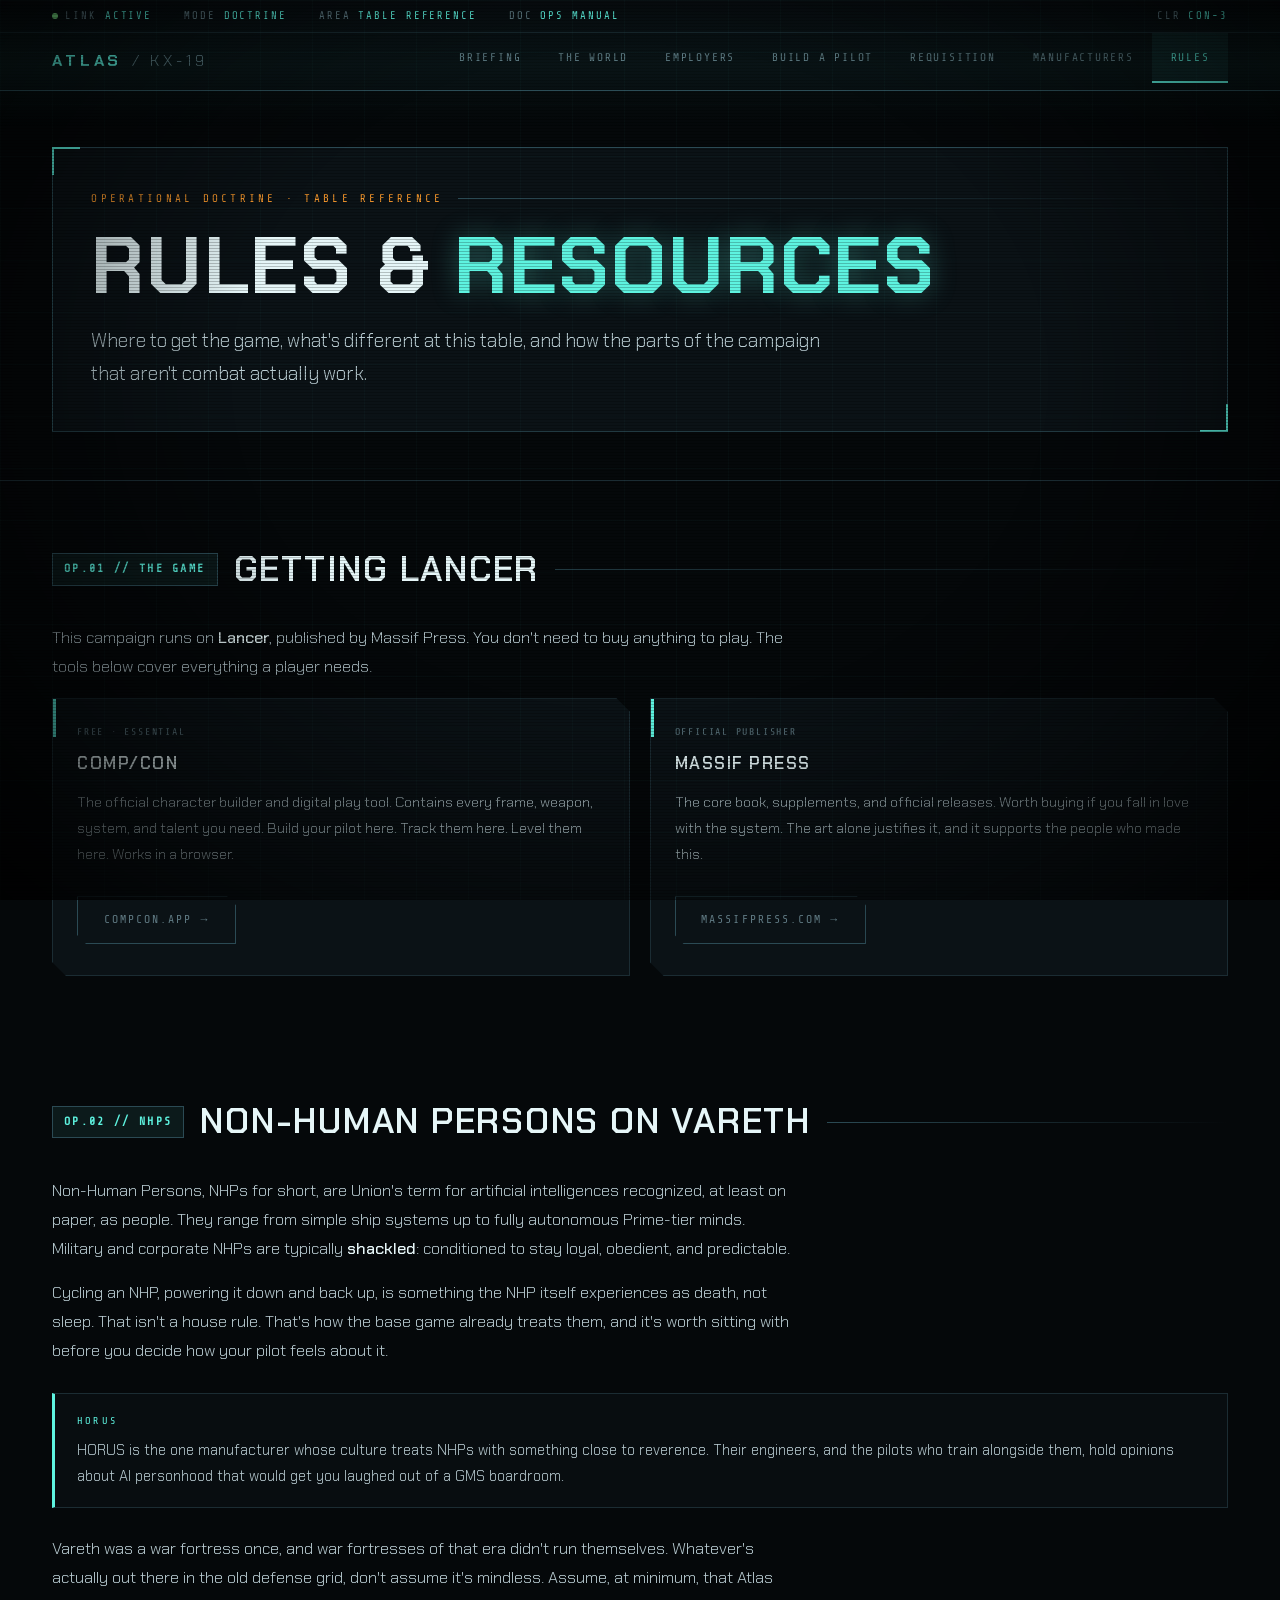
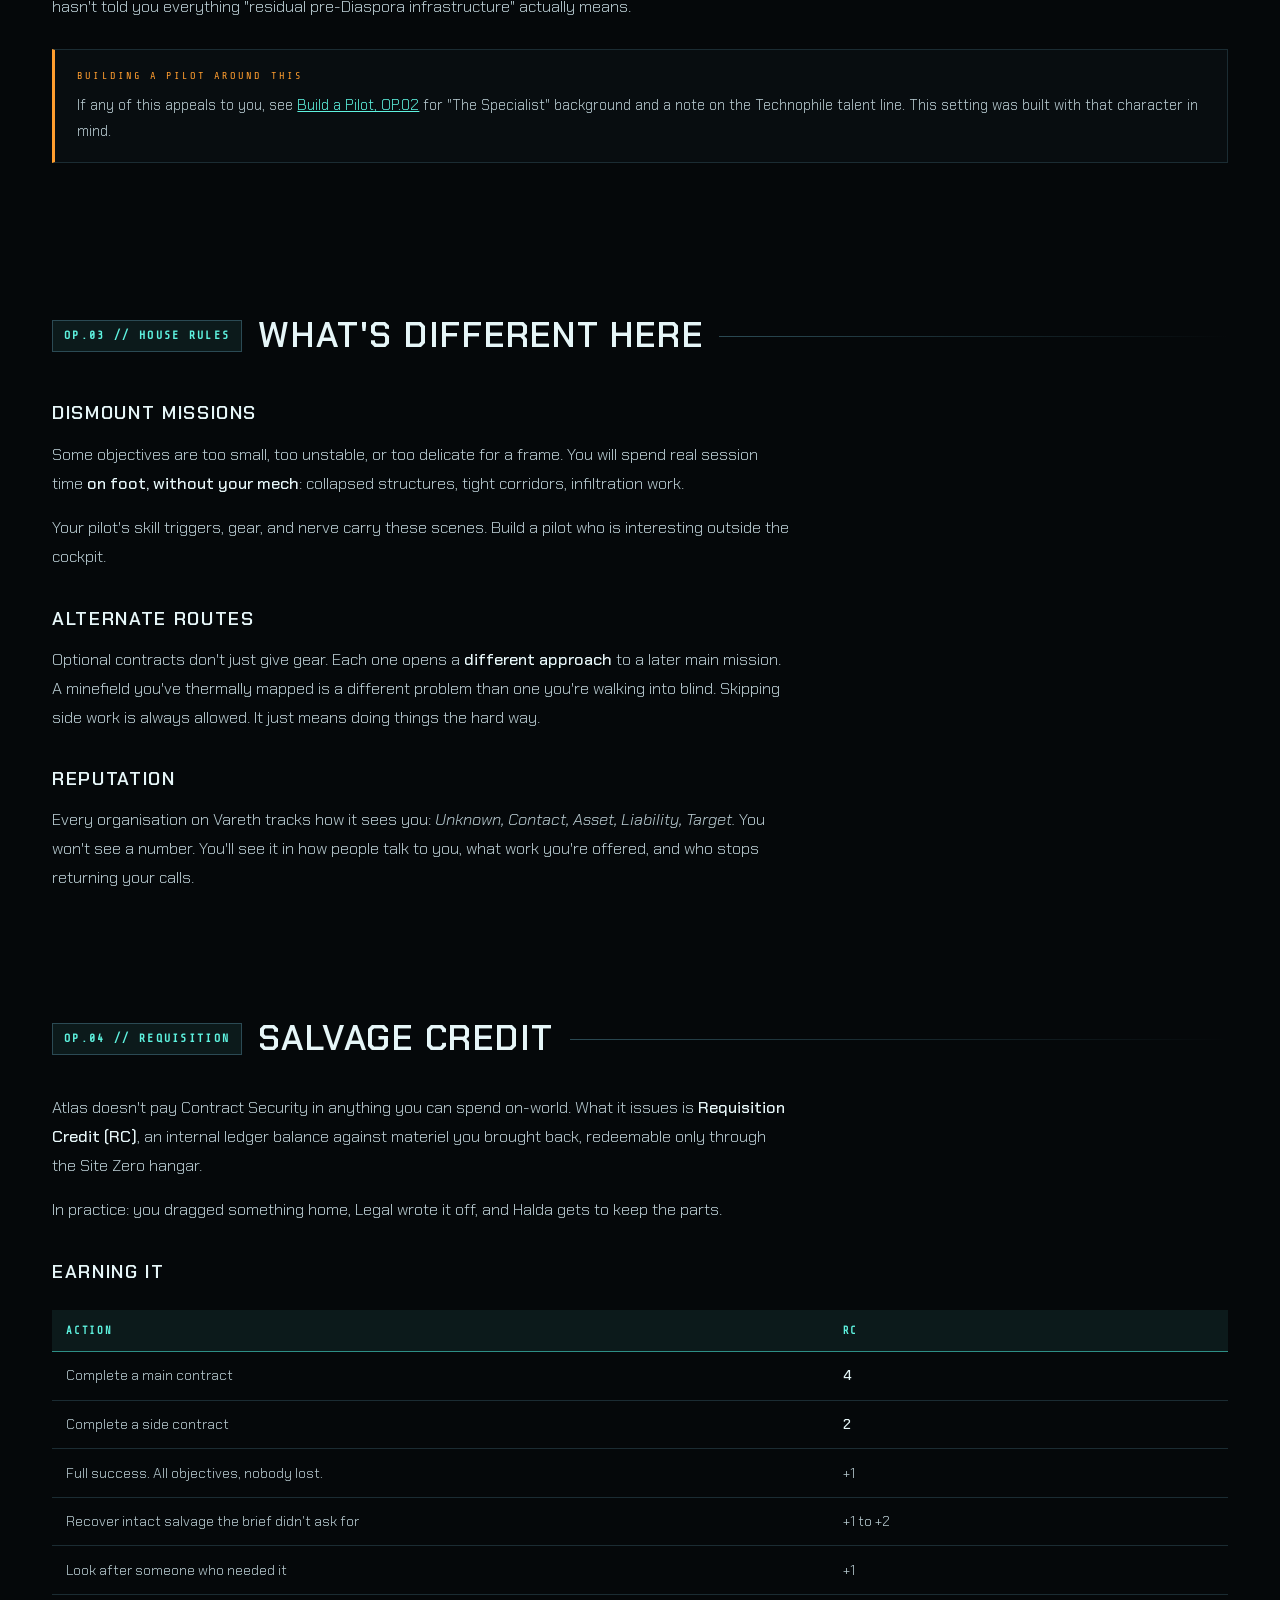
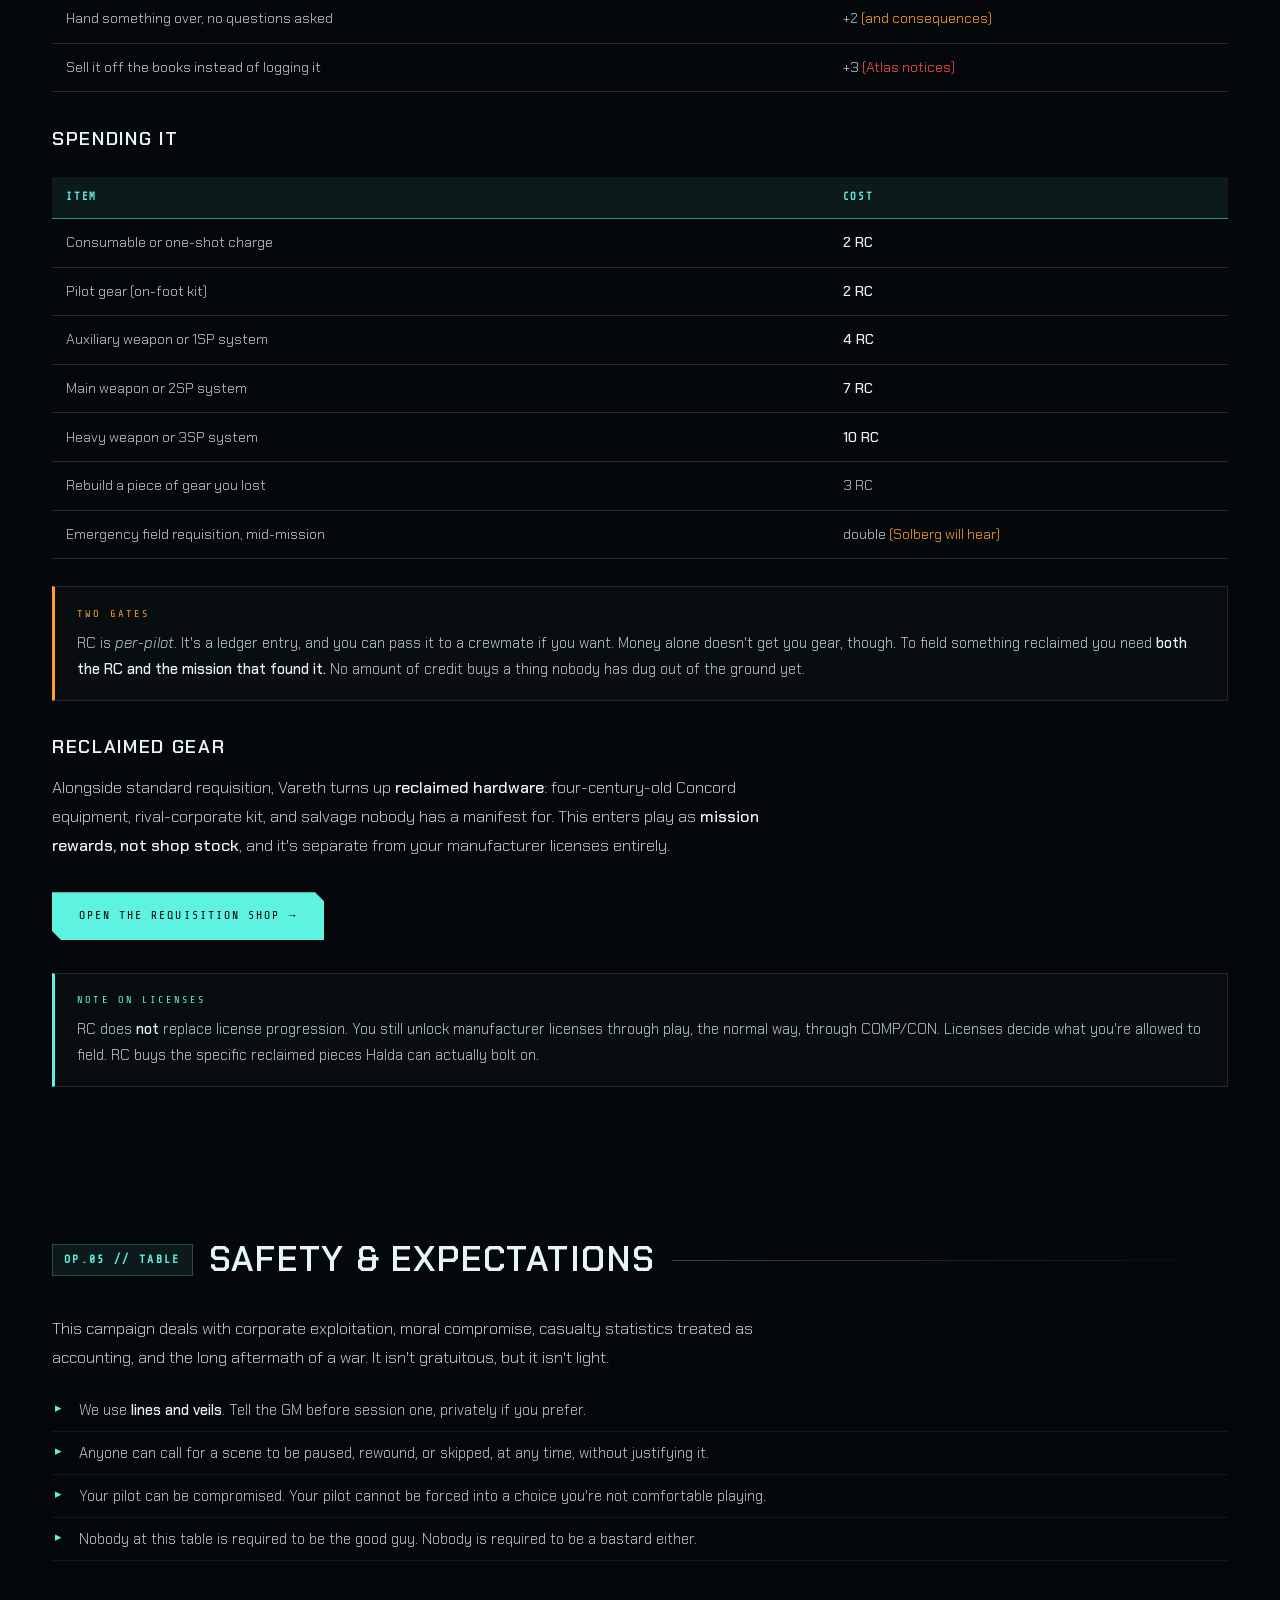
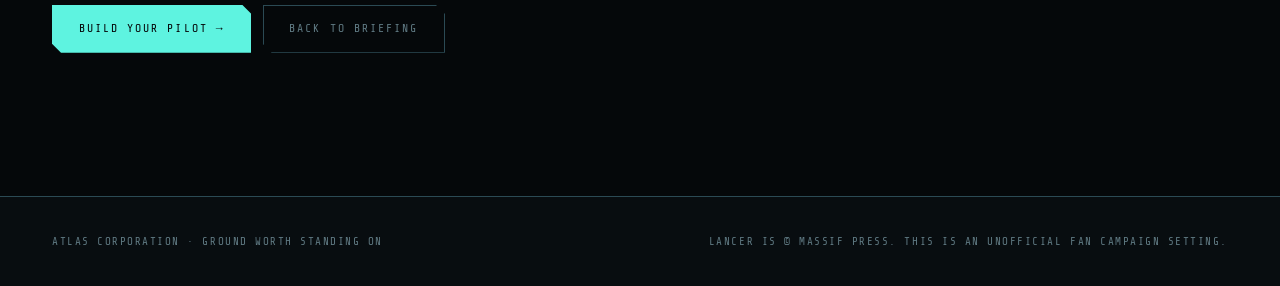
<file: rules.html>
<!DOCTYPE html>
<html lang="en">
<head>
<meta charset="UTF-8">
<meta name="viewport" content="width=device-width, initial-scale=1.0">
<title>Rules &amp; Resources: VARETH</title>
<style>
/* ══════════════════════════════════════════════════════════
   ATLAS CORPORATION: CONTRACT SECURITY DIVISION
   MISSION BRIEFING INTERFACE  ::  SITE KX-19
   ══════════════════════════════════════════════════════════ */

@import url('https://fonts.googleapis.com/css2?family=Chakra+Petch:wght@300;400;500;600;700&family=Share+Tech+Mono&display=swap');

:root{
  --bg:        #05080a;
  --bg-2:      #080d10;
  --panel:     #0b1216;
  --panel-2:   #0f171c;
  --line:      #1b2c33;
  --line-hot:  #2b4a54;

  --hud:       #5ef3e0;
  --hud-dim:   #2e8f86;
  --hud-ghost: rgba(94,243,224,.08);
  --warn:      #ff9d2e;
  --alert:     #ff4d4d;
  --ok:        #7ee787;

  --txt:       #b9ccd2;
  --txt-dim:   #5f7982;
  --txt-hi:    #e6f6f8;

  --disp: 'Chakra Petch', sans-serif;
  --data: 'Share Tech Mono', monospace;

  --notch: 14px;
}

*{box-sizing:border-box;margin:0;padding:0}
html{scroll-behavior:smooth}

body{
  background:var(--bg);
  color:var(--txt);
  font-family:var(--disp);
  font-weight:300;
  font-size:16.5px;
  line-height:1.75;
  overflow-x:hidden;
  position:relative;
}

/* ── ambient grid + scanlines + vignette ───────────────── */
body::before{
  content:'';position:fixed;inset:0;pointer-events:none;z-index:900;
  background-image:
    linear-gradient(rgba(94,243,224,.028) 1px,transparent 1px),
    linear-gradient(90deg,rgba(94,243,224,.028) 1px,transparent 1px);
  background-size:52px 52px;
}
body::after{
  content:'';position:fixed;inset:0;pointer-events:none;z-index:901;
  background:
    repeating-linear-gradient(0deg,rgba(0,0,0,.22) 0 1px,transparent 1px 3px),
    radial-gradient(ellipse at 50% 42%,transparent 45%,rgba(0,0,0,.82) 100%);
}

/* scanning sweep */
@keyframes sweep{0%{top:-15%}100%{top:115%}}
.sweep{
  position:fixed;left:0;right:0;height:130px;z-index:902;pointer-events:none;
  background:linear-gradient(180deg,transparent,rgba(94,243,224,.035),transparent);
  animation:sweep 8.5s linear infinite;
}

/* ── TOP STATUS RAIL ───────────────────────────────────── */
.statusbar{
  background:var(--bg-2);border-bottom:1px solid var(--line);
  font-family:var(--data);font-size:.66rem;letter-spacing:.18em;
  color:var(--txt-dim);text-transform:uppercase;
}
.statusbar .wrap{display:flex;gap:2rem;flex-wrap:wrap;padding:.42rem 2rem}
.statusbar b{color:var(--hud);font-weight:400}
.blip{
  display:inline-block;width:6px;height:6px;background:var(--ok);
  border-radius:50%;margin-right:.45rem;vertical-align:middle;
  animation:pulse 1.9s ease-in-out infinite;
}
@keyframes pulse{0%,100%{opacity:1;box-shadow:0 0 6px var(--ok)}50%{opacity:.35;box-shadow:none}}

/* ── NAV ───────────────────────────────────────────────── */
nav{
  position:sticky;top:0;z-index:500;
  background:rgba(8,13,16,.95);backdrop-filter:blur(10px);
  border-bottom:1px solid var(--line-hot);
}
.nav-inner{max-width:1240px;margin:0 auto;padding:0 2rem;display:flex;align-items:stretch;gap:1.5rem;flex-wrap:wrap}
.brand{
  font-family:var(--disp);font-weight:700;font-size:1rem;letter-spacing:.24em;
  color:var(--hud);text-decoration:none;text-transform:uppercase;
  display:flex;align-items:center;gap:.6rem;padding:.9rem 0;white-space:nowrap;
}
.brand::before{content:'\25C6';font-size:.7rem;color:var(--warn)}
.brand span{color:var(--txt-dim);font-weight:300}
nav ul{list-style:none;display:flex;margin-left:auto;flex-wrap:wrap}
nav a{
  display:block;padding:.95rem 1.15rem;
  font-family:var(--data);font-size:.7rem;letter-spacing:.16em;text-transform:uppercase;
  color:var(--txt-dim);text-decoration:none;position:relative;transition:.18s;
}
nav a::before{
  content:'';position:absolute;left:0;right:0;bottom:0;height:2px;
  background:var(--hud);transform:scaleX(0);transition:transform .2s;
}
nav a:hover{color:var(--hud);background:var(--hud-ghost)}
nav a:hover::before{transform:scaleX(1)}
nav a.active{color:var(--hud);background:var(--hud-ghost)}
nav a.active::before{transform:scaleX(1)}

/* ── LAYOUT ────────────────────────────────────────────── */
.wrap{max-width:1240px;margin:0 auto;padding:0 2rem}
main{padding-bottom:5rem}
section{padding:3.6rem 0}

/* ── HERO / BRIEFING HEADER ────────────────────────────── */
.hero{position:relative;padding:3.5rem 0 3rem;border-bottom:1px solid var(--line)}
.hero-frame{
  position:relative;background:var(--panel);
  border:1px solid var(--line-hot);padding:2.6rem 2.4rem;
}
.hero-frame::before,.hero-frame::after{
  content:'';position:absolute;width:26px;height:26px;border:2px solid var(--hud);
}
.hero-frame::before{top:-1px;left:-1px;border-right:0;border-bottom:0}
.hero-frame::after{bottom:-1px;right:-1px;border-left:0;border-top:0}

.tagline{
  font-family:var(--data);font-size:.68rem;letter-spacing:.3em;text-transform:uppercase;
  color:var(--warn);display:flex;align-items:center;gap:.9rem;margin-bottom:1.1rem;
}
.tagline::after{content:'';flex:1;height:1px;background:linear-gradient(90deg,var(--line-hot),transparent)}

h1{
  font-family:var(--disp);font-weight:700;
  font-size:clamp(2.4rem,6.5vw,5rem);line-height:1;letter-spacing:.02em;
  text-transform:uppercase;color:var(--txt-hi);margin-bottom:1.1rem;
}
h1 em{font-style:normal;color:var(--hud);text-shadow:0 0 26px rgba(94,243,224,.35)}

.lede{font-size:clamp(1rem,1.5vw,1.18rem);max-width:62ch;color:var(--txt);font-weight:300}
.lede strong{color:var(--txt-hi);font-weight:500}

/* ── SECTION HEADERS ───────────────────────────────────── */
h2{
  font-family:var(--disp);font-weight:600;
  font-size:clamp(1.5rem,3vw,2.2rem);letter-spacing:.05em;text-transform:uppercase;
  color:var(--txt-hi);margin-bottom:1.5rem;
  display:flex;align-items:center;gap:1rem;
}
h2::after{content:'';flex:1;height:1px;background:linear-gradient(90deg,var(--line-hot),transparent)}
h2 .num{
  font-family:var(--data);font-size:.72rem;letter-spacing:.2em;
  color:var(--hud);background:var(--hud-ghost);
  border:1px solid var(--line-hot);padding:.32rem .7rem;
  white-space:nowrap;flex-shrink:0;
}
h3{
  font-family:var(--disp);font-weight:600;font-size:1.15rem;letter-spacing:.09em;
  text-transform:uppercase;color:var(--txt-hi);margin:1.9rem 0 .7rem;
}
h4{
  font-family:var(--data);font-size:.72rem;letter-spacing:.2em;text-transform:uppercase;
  color:var(--hud);margin:1.6rem 0 .7rem;
  padding-left:.7rem;border-left:2px solid var(--hud);
}
p{margin-bottom:1rem;max-width:74ch}
p:last-child{margin-bottom:0}
a{color:var(--hud)}
strong{color:var(--txt-hi);font-weight:500}

/* ── GRID ──────────────────────────────────────────────── */
.grid{display:grid;gap:1.2rem}
.g2{grid-template-columns:repeat(auto-fit,minmax(330px,1fr))}
.g3{grid-template-columns:repeat(auto-fit,minmax(262px,1fr))}

/* ── CARD (notched HUD panel) ──────────────────────────── */
.card{
  background:var(--panel);border:1px solid var(--line);
  padding:1.5rem 1.5rem 1.6rem;position:relative;
  clip-path:polygon(0 0,calc(100% - 14px) 0,100% 14px,100% 100%,14px 100%,0 calc(100% - 14px));
  transition:.2s;
}
.card::before{
  content:'';position:absolute;top:0;left:0;width:3px;height:38px;background:var(--hud);
}
.card:hover{background:var(--panel-2);border-color:var(--line-hot);transform:translateY(-2px)}
.card h3{margin-top:0;font-size:1.06rem}
.card p{font-size:.92rem}
.card .tag{
  font-family:var(--data);font-size:.62rem;letter-spacing:.18em;text-transform:uppercase;
  color:var(--txt-dim);display:block;margin-bottom:.55rem;
}
.card.warn::before{background:var(--warn)}
.card.alert::before{background:var(--alert)}
.card.ok::before{background:var(--ok)}
.card.dim::before{background:var(--txt-dim)}

/* ── DATA PANEL (mission parameters) ───────────────────── */
.dossier{
  background:var(--panel);border:1px solid var(--line-hot);
  margin:1.8rem 0;position:relative;
  clip-path:polygon(0 0,calc(100% - 18px) 0,100% 18px,100% 100%,18px 100%,0 calc(100% - 18px));
}
.dossier::before{
  content:attr(data-label);display:block;
  font-family:var(--data);font-size:.66rem;letter-spacing:.22em;text-transform:uppercase;
  color:var(--bg);background:var(--hud);padding:.42rem 1.2rem;
}
.field{
  display:flex;gap:1.2rem;align-items:baseline;
  padding:.62rem 1.4rem;border-bottom:1px solid rgba(27,44,51,.6);
}
.field:last-child{border-bottom:none;padding-bottom:1.1rem}
.field .k{
  font-family:var(--data);font-size:.68rem;letter-spacing:.14em;text-transform:uppercase;
  color:var(--hud-dim);min-width:200px;flex-shrink:0;
}
.field .k::before{content:'\25B8 ';color:var(--line-hot)}
.field .v{color:var(--txt);font-size:.93rem}

/* ── REDACTED ──────────────────────────────────────────── */
.redacted{
  background:#000;color:transparent;padding:0 .4em;
  border:1px solid var(--line);user-select:none;transition:color .35s;
}
.redacted:hover{color:#1e2c31}

/* ── NOTE / ADVISORY BLOCK ─────────────────────────────── */
.note{
  background:var(--bg-2);border:1px solid var(--line);border-left:3px solid var(--hud);
  padding:1.1rem 1.4rem;margin:1.7rem 0;font-size:.93rem;
}
.note .lbl{
  font-family:var(--data);font-size:.64rem;letter-spacing:.2em;text-transform:uppercase;
  color:var(--hud);display:block;margin-bottom:.45rem;
}
.note.warn{border-left-color:var(--warn)}
.note.warn .lbl{color:var(--warn)}
.note.corp{border-left-color:var(--alert)}
.note.corp .lbl{color:var(--alert)}

/* ── LISTS ─────────────────────────────────────────────── */
ul.clean,ol.clean{list-style:none;margin:1rem 0}
ul.clean li,ol.clean li{
  padding:.5rem 0 .5rem 1.7rem;position:relative;
  border-bottom:1px solid rgba(27,44,51,.5);font-size:.93rem;
}
ul.clean li::before{content:'\25B8';position:absolute;left:.2rem;color:var(--hud);font-size:.82rem}
ol.clean{counter-reset:c}
ol.clean li{padding-left:2.4rem}
ol.clean li::before{
  counter-increment:c;content:counter(c,decimal-leading-zero);
  position:absolute;left:0;top:.55rem;
  font-family:var(--data);font-size:.68rem;color:var(--hud);
  border:1px solid var(--line-hot);padding:.05rem .32rem;
}

/* ── TABLE ─────────────────────────────────────────────── */
table{width:100%;border-collapse:collapse;margin:1.4rem 0;font-size:.9rem}
th{
  font-family:var(--data);font-size:.66rem;letter-spacing:.16em;text-transform:uppercase;
  text-align:left;padding:.7rem .9rem;color:var(--hud);
  background:var(--hud-ghost);border-bottom:1px solid var(--hud-dim);
}
td{padding:.7rem .9rem;border-bottom:1px solid var(--line);vertical-align:top}
tr:hover td{background:rgba(94,243,224,.03)}

/* ── BUTTONS ───────────────────────────────────────────── */
.btn{
  display:inline-block;font-family:var(--data);font-size:.72rem;
  letter-spacing:.18em;text-transform:uppercase;
  padding:.8rem 1.6rem;margin:.35rem .45rem .35rem 0;
  border:1px solid var(--hud);color:var(--hud);text-decoration:none;
  background:transparent;transition:.18s;position:relative;
  clip-path:polygon(0 0,calc(100% - 9px) 0,100% 9px,100% 100%,9px 100%,0 calc(100% - 9px));
}
.btn:hover{background:var(--hud);color:var(--bg);box-shadow:0 0 22px rgba(94,243,224,.3)}
.btn.solid{background:var(--hud);color:var(--bg)}
.btn.solid:hover{background:#8ef8e9;box-shadow:0 0 28px rgba(94,243,224,.45)}
.btn.ghost{border-color:var(--line-hot);color:var(--txt-dim)}
.btn.ghost:hover{border-color:var(--hud);color:var(--hud);background:var(--hud-ghost);box-shadow:none}

/* ── FOOTER ────────────────────────────────────────────── */
footer{
  border-top:1px solid var(--line-hot);background:var(--bg-2);
  padding:2.2rem 0;font-family:var(--data);font-size:.68rem;
  color:var(--txt-dim);letter-spacing:.14em;text-transform:uppercase;
}
footer .wrap{display:flex;justify-content:space-between;gap:2rem;flex-wrap:wrap}
footer a{color:var(--hud);text-decoration:none}

/* ── ANIMATION ─────────────────────────────────────────── */
@keyframes rise{from{opacity:0;transform:translateY(14px)}to{opacity:1;transform:none}}
.rise{animation:rise .55s cubic-bezier(.2,.7,.3,1) both}
.d1{animation-delay:.07s}.d2{animation-delay:.14s}
.d3{animation-delay:.21s}.d4{animation-delay:.28s}

@media (prefers-reduced-motion:reduce){
  .rise{animation:none}.sweep{display:none}.blip{animation:none}
  html{scroll-behavior:auto}
}

@media (max-width:680px){
  .wrap{padding:0 1.1rem}
  .statusbar .wrap{gap:1rem;padding:.4rem 1.1rem}
  .nav-inner{padding:0 1.1rem}
  nav ul{margin-left:0;width:100%;border-top:1px solid var(--line)}
  nav a{padding:.7rem .8rem}
  .hero-frame{padding:1.8rem 1.4rem}
  .field{flex-direction:column;gap:.15rem}
  .field .k{min-width:0}
  h2{flex-wrap:wrap}
}

/* ── MISSION PARAMETER READOUT (AC6 briefing grid) ─────── */
.paramgrid{
  display:grid;grid-template-columns:repeat(auto-fit,minmax(160px,1fr));
  gap:1px;margin-top:2.2rem;background:var(--line);
  border:1px solid var(--line);
}
.param{
  background:var(--bg-2);padding:.75rem .95rem;
  display:flex;flex-direction:column;gap:.15rem;
}
.param .pk{
  font-family:var(--data);font-size:.6rem;letter-spacing:.2em;
  text-transform:uppercase;color:var(--txt-dim);
}
.param .pv{
  font-family:var(--disp);font-weight:500;font-size:.92rem;
  letter-spacing:.05em;text-transform:uppercase;color:var(--hud);
}
.param .pv.warn{color:var(--warn)}
.param .pv.alert{color:var(--alert)}

</style>
</head>
<body>
<div class="sweep"></div>
<div class="statusbar"><div class="wrap">
  <span><span class="blip"></span>LINK <b>ACTIVE</b></span>
  <span>MODE <b>DOCTRINE</b></span>
  <span>AREA <b>TABLE REFERENCE</b></span>
  <span>DOC <b>OPS MANUAL</b></span>
  <span style="margin-left:auto">CLR <b>CON-3</b></span>
</div></div>
<nav>
  <div class="nav-inner">
    <a href="index.html" class="brand">ATLAS <span>/ KX-19</span></a>
    <ul>
      <li><a href="index.html">Briefing</a></li>
      <li><a href="setting.html">The World</a></li>
      <li><a href="factions.html">Employers</a></li>
      <li><a href="pilot-creation.html">Build a Pilot</a></li>
      <li><a href="shop.html">Requisition</a></li>
      <li><a href="manufacturers.html">Manufacturers</a></li>
      <li><a href="rules.html" class="active">Rules</a></li>
    </ul>
  </div>
</nav>

<header class="hero">
  <div class="wrap"><div class="hero-frame">
    <div class="tagline rise">Operational Doctrine · Table Reference</div>
    <h1 class="rise d1">Rules &amp; <em>Resources</em></h1>
    <p class="lede rise d2">
      Where to get the game, what's different at this table, and how the parts of the
      campaign that aren't combat actually work.
    </p>
  </div></div>
</header>

<main>

<section>
  <div class="wrap">
    <h2><span class="num">OP.01 // THE GAME</span>Getting Lancer</h2>
    <p>
      This campaign runs on <strong>Lancer</strong>, published by Massif Press. You don't
      need to buy anything to play. The tools below cover everything a player needs.
    </p>
    <div class="grid g2">
      <div class="card rise">
        <span class="tag">Free · Essential</span>
        <h3>COMP/CON</h3>
        <p>The official character builder and digital play tool. Contains every frame, weapon, system, and talent you need. Build your pilot here. Track them here. Level them here. Works in a browser.</p>
        <a href="https://compcon.app" target="_blank" rel="noopener" class="btn ghost" style="margin-top:.8rem">compcon.app →</a>
      </div>
      <div class="card slate rise d1">
        <span class="tag">Official Publisher</span>
        <h3>Massif Press</h3>
        <p>The core book, supplements, and official releases. Worth buying if you fall in love with the system. The art alone justifies it, and it supports the people who made this.</p>
        <a href="https://massifpress.com" target="_blank" rel="noopener" class="btn ghost" style="margin-top:.8rem">massifpress.com →</a>
      </div>
    </div>
  </div>
</section>

<section>
  <div class="wrap">
    <h2><span class="num">OP.02 // NHPS</span>Non-Human Persons on Vareth</h2>
    <p>
      Non-Human Persons, NHPs for short, are Union's term for artificial intelligences
      recognized, at least on paper, as people. They range from simple ship systems up to
      fully autonomous Prime-tier minds. Military and corporate NHPs are typically
      <strong>shackled</strong>: conditioned to stay loyal, obedient, and predictable.
    </p>
    <p>
      Cycling an NHP, powering it down and back up, is something the NHP itself experiences
      as death, not sleep. That isn't a house rule. That's how the base game already treats
      them, and it's worth sitting with before you decide how your pilot feels about it.
    </p>
    <div class="note">
      <span class="lbl">HORUS</span>
      HORUS is the one manufacturer whose culture treats NHPs with something close to
      reverence. Their engineers, and the pilots who train alongside them, hold opinions
      about AI personhood that would get you laughed out of a GMS boardroom.
    </div>
    <p>
      Vareth was a war fortress once, and war fortresses of that era didn't run themselves.
      Whatever's actually out there in the old defense grid, don't assume it's mindless.
      Assume, at minimum, that Atlas hasn't told you everything "residual pre-Diaspora
      infrastructure" actually means.
    </p>
    <div class="note warn">
      <span class="lbl">Building a Pilot Around This</span>
      If any of this appeals to you, see <a href="pilot-creation.html">Build a Pilot,
      OP.02</a> for "The Specialist" background and a note on the Technophile talent line.
      This setting was built with that character in mind.
    </div>
  </div>
</section>

<section>
  <div class="wrap">
    <h2><span class="num">OP.03 // HOUSE RULES</span>What's Different Here</h2>

    <h3>Dismount Missions</h3>
    <p>
      Some objectives are too small, too unstable, or too delicate for a frame. You will
      spend real session time <strong>on foot, without your mech</strong>: collapsed
      structures, tight corridors, infiltration work.
    </p>
    <p>
      Your pilot's skill triggers, gear, and nerve carry these scenes. Build a pilot who is
      interesting outside the cockpit.
    </p>

    <h3>Alternate Routes</h3>
    <p>
      Optional contracts don't just give gear. Each one opens a <strong>different
      approach</strong> to a later main mission. A minefield you've thermally mapped is a
      different problem than one you're walking into blind. Skipping side work is always
      allowed. It just means doing things the hard way.
    </p>

    <h3>Reputation</h3>
    <p>
      Every organisation on Vareth tracks how it sees you: <em>Unknown, Contact, Asset,
      Liability, Target.</em> You won't see a number. You'll see it in how people talk to
      you, what work you're offered, and who stops returning your calls.
    </p>
  </div>
</section>

<section>
  <div class="wrap">
    <h2><span class="num">OP.04 // REQUISITION</span>Salvage Credit</h2>
    <p>
      Atlas doesn't pay Contract Security in anything you can spend on-world. What it issues
      is <strong>Requisition Credit (RC)</strong>, an internal ledger balance against
      materiel you brought back, redeemable only through the Site Zero hangar.
    </p>
    <p>
      In practice: you dragged something home, Legal wrote it off, and Halda gets to keep
      the parts.
    </p>

    <h3>Earning It</h3>
    <table>
      <tr><th style="width:66%">Action</th><th>RC</th></tr>
      <tr><td>Complete a main contract</td><td><strong>4</strong></td></tr>
      <tr><td>Complete a side contract</td><td><strong>2</strong></td></tr>
      <tr><td>Full success. All objectives, nobody lost.</td><td>+1</td></tr>
      <tr><td>Recover intact salvage the brief didn't ask for</td><td>+1 to +2</td></tr>
      <tr><td>Look after someone who needed it</td><td>+1</td></tr>
      <tr><td>Hand something over, no questions asked</td><td>+2 <span style="color:var(--warn)">(and consequences)</span></td></tr>
      <tr><td>Sell it off the books instead of logging it</td><td>+3 <span style="color:var(--alert)">(Atlas notices)</span></td></tr>
    </table>

    <h3>Spending It</h3>
    <table>
      <tr><th style="width:66%">Item</th><th>Cost</th></tr>
      <tr><td>Consumable or one-shot charge</td><td><strong>2 RC</strong></td></tr>
      <tr><td>Pilot gear (on-foot kit)</td><td><strong>2 RC</strong></td></tr>
      <tr><td>Auxiliary weapon or 1SP system</td><td><strong>4 RC</strong></td></tr>
      <tr><td>Main weapon or 2SP system</td><td><strong>7 RC</strong></td></tr>
      <tr><td>Heavy weapon or 3SP system</td><td><strong>10 RC</strong></td></tr>
      <tr><td>Rebuild a piece of gear you lost</td><td>3 RC</td></tr>
      <tr><td>Emergency field requisition, mid-mission</td><td>double <span style="color:var(--warn)">(Solberg will hear)</span></td></tr>
    </table>

    <div class="note warn">
      <span class="lbl">Two Gates</span>
      RC is <em>per-pilot</em>. It's a ledger entry, and you can pass it to a crewmate if you
      want. Money alone doesn't get you gear, though. To field something reclaimed you need
      <strong>both the RC and the mission that found it.</strong> No amount of credit buys a
      thing nobody has dug out of the ground yet.
    </div>

    <h3>Reclaimed Gear</h3>
    <p>
      Alongside standard requisition, Vareth turns up <strong>reclaimed hardware</strong>:
      four-century-old Concord equipment, rival-corporate kit, and salvage nobody has a
      manifest for. This enters play as <strong>mission rewards, not shop stock</strong>,
      and it's separate from your manufacturer licenses entirely.
    </p>
    <div style="margin:1.6rem 0">
      <a href="shop.html" class="btn solid">Open the Requisition Shop →</a>
    </div>
    <div class="note">
      <span class="lbl">Note on Licenses</span>
      RC does <strong>not</strong> replace license progression. You still unlock manufacturer
      licenses through play, the normal way, through COMP/CON. Licenses decide what you're
      allowed to field. RC buys the specific reclaimed pieces Halda can actually bolt on.
    </div>
  </div>
</section>

<section>
  <div class="wrap">
    <h2><span class="num">OP.05 // TABLE</span>Safety &amp; Expectations</h2>
    <p>
      This campaign deals with corporate exploitation, moral compromise, casualty statistics
      treated as accounting, and the long aftermath of a war. It isn't gratuitous, but it
      isn't light.
    </p>
    <ul class="clean">
      <li>We use <strong>lines and veils</strong>. Tell the GM before session one, privately if you prefer.</li>
      <li>Anyone can call for a scene to be paused, rewound, or skipped, at any time, without justifying it.</li>
      <li>Your pilot can be compromised. Your pilot cannot be forced into a choice you're not comfortable playing.</li>
      <li>Nobody at this table is required to be the good guy. Nobody is required to be a bastard either.</li>
    </ul>
    <div style="margin-top:2.4rem">
      <a href="pilot-creation.html" class="btn solid">Build Your Pilot →</a>
      <a href="index.html" class="btn ghost">Back to Briefing</a>
    </div>
  </div>
</section>

</main>

<footer>
  <div class="wrap">
    <div>ATLAS CORPORATION · GROUND WORTH STANDING ON</div>
    <div>Lancer is © Massif Press. This is an unofficial fan campaign setting.</div>
  </div>
</footer>
</body>
</html>
</file>
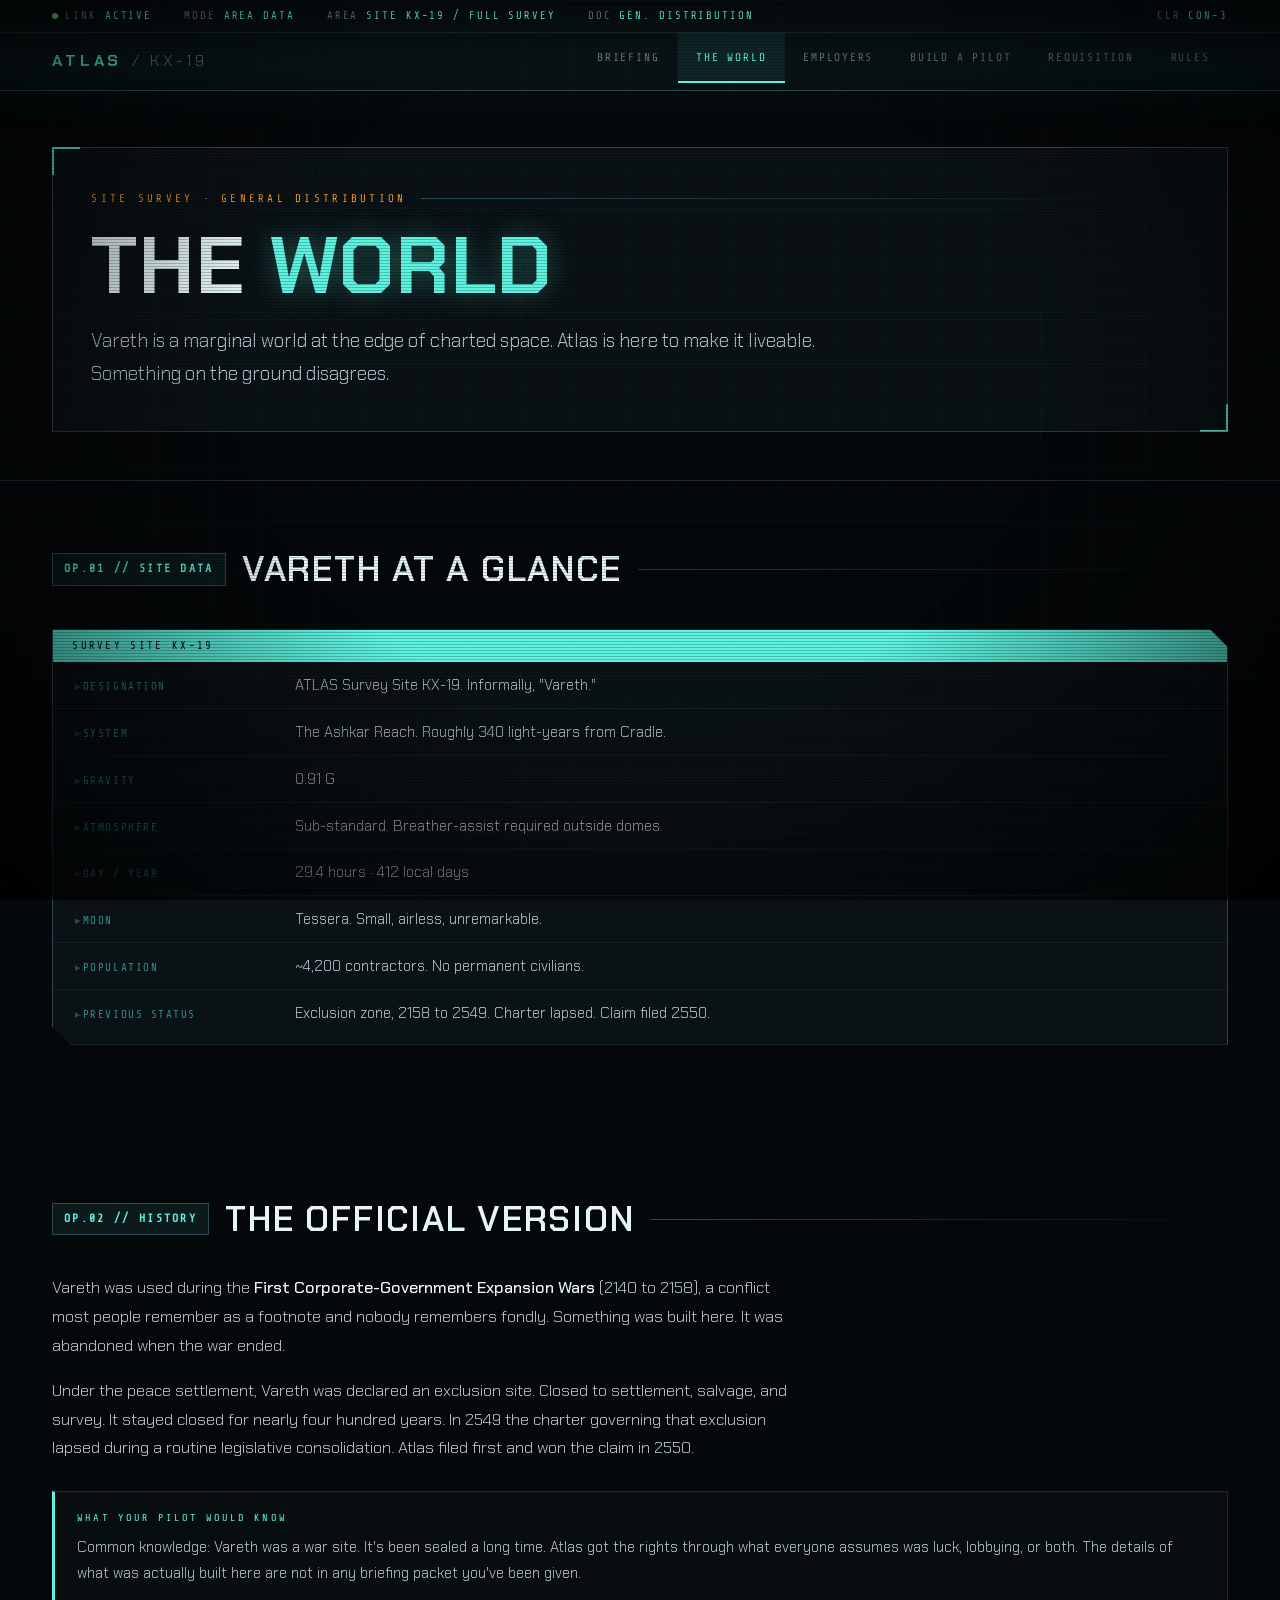
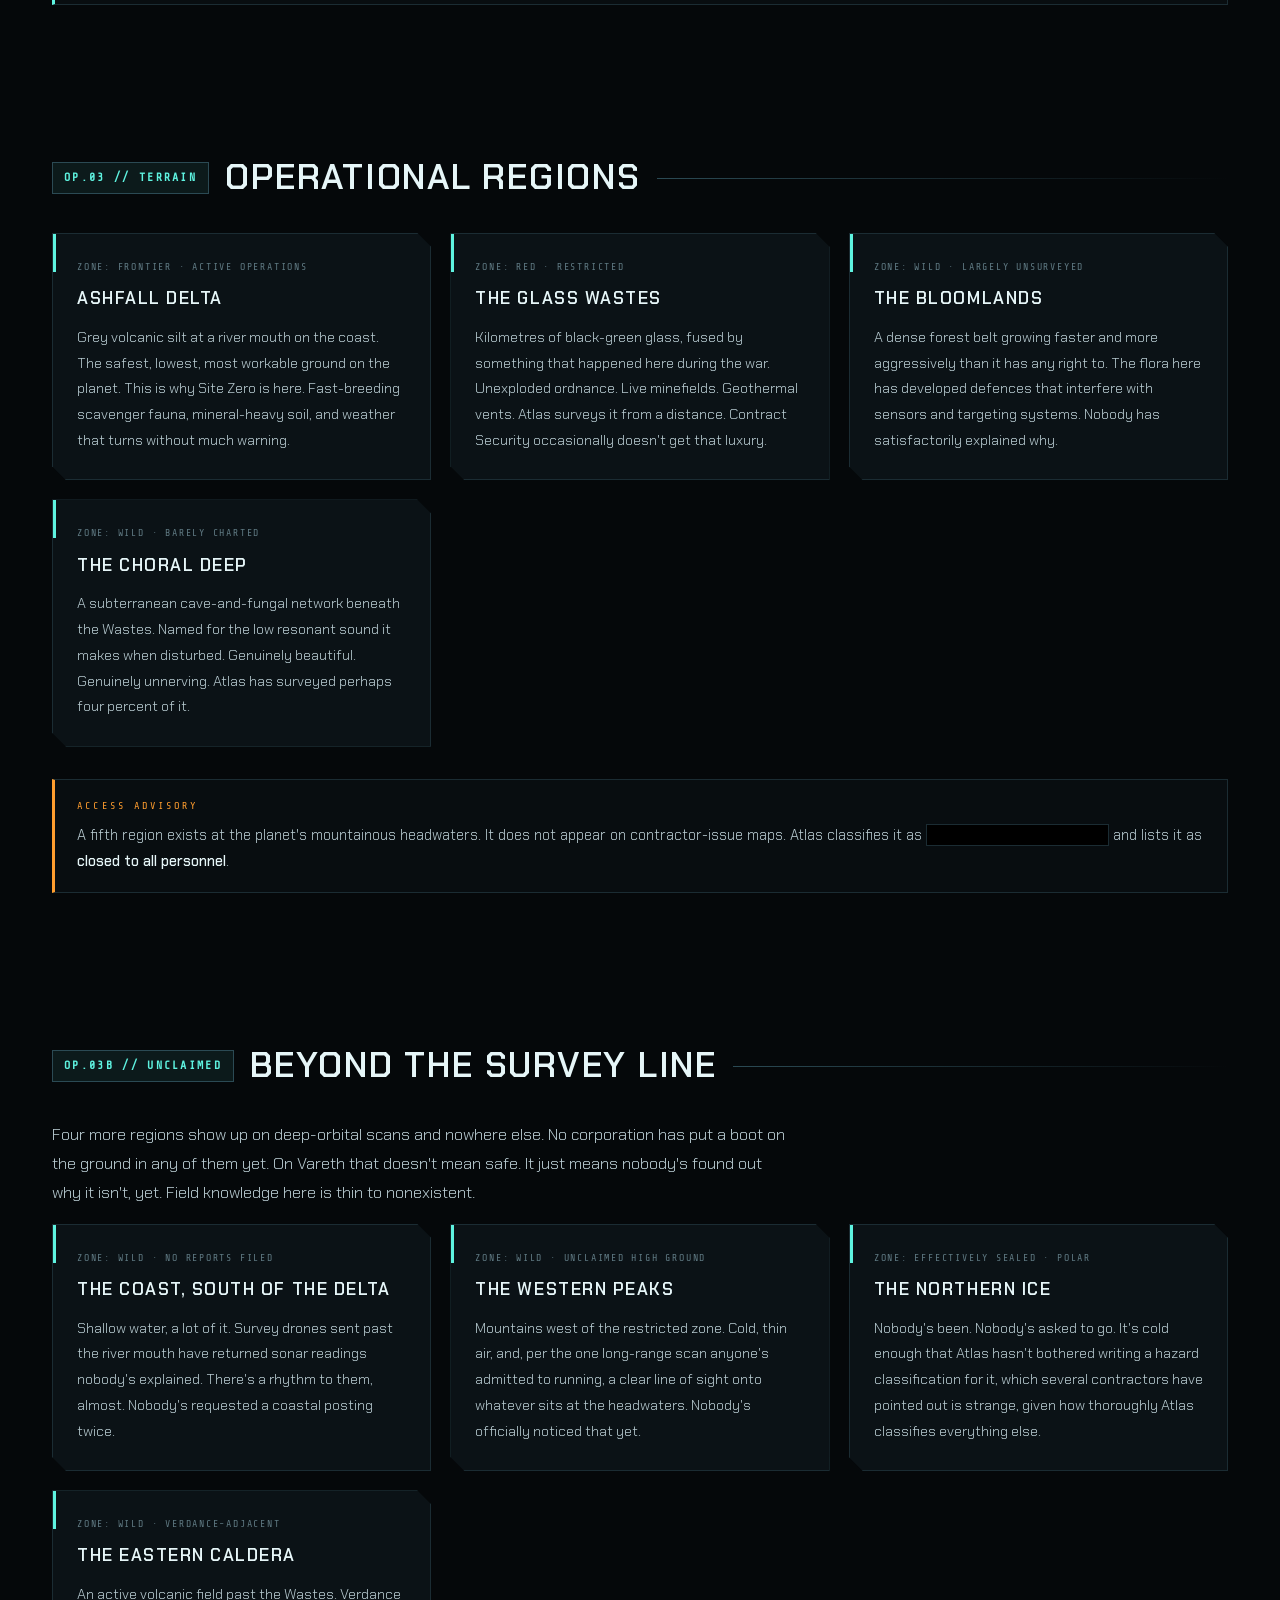
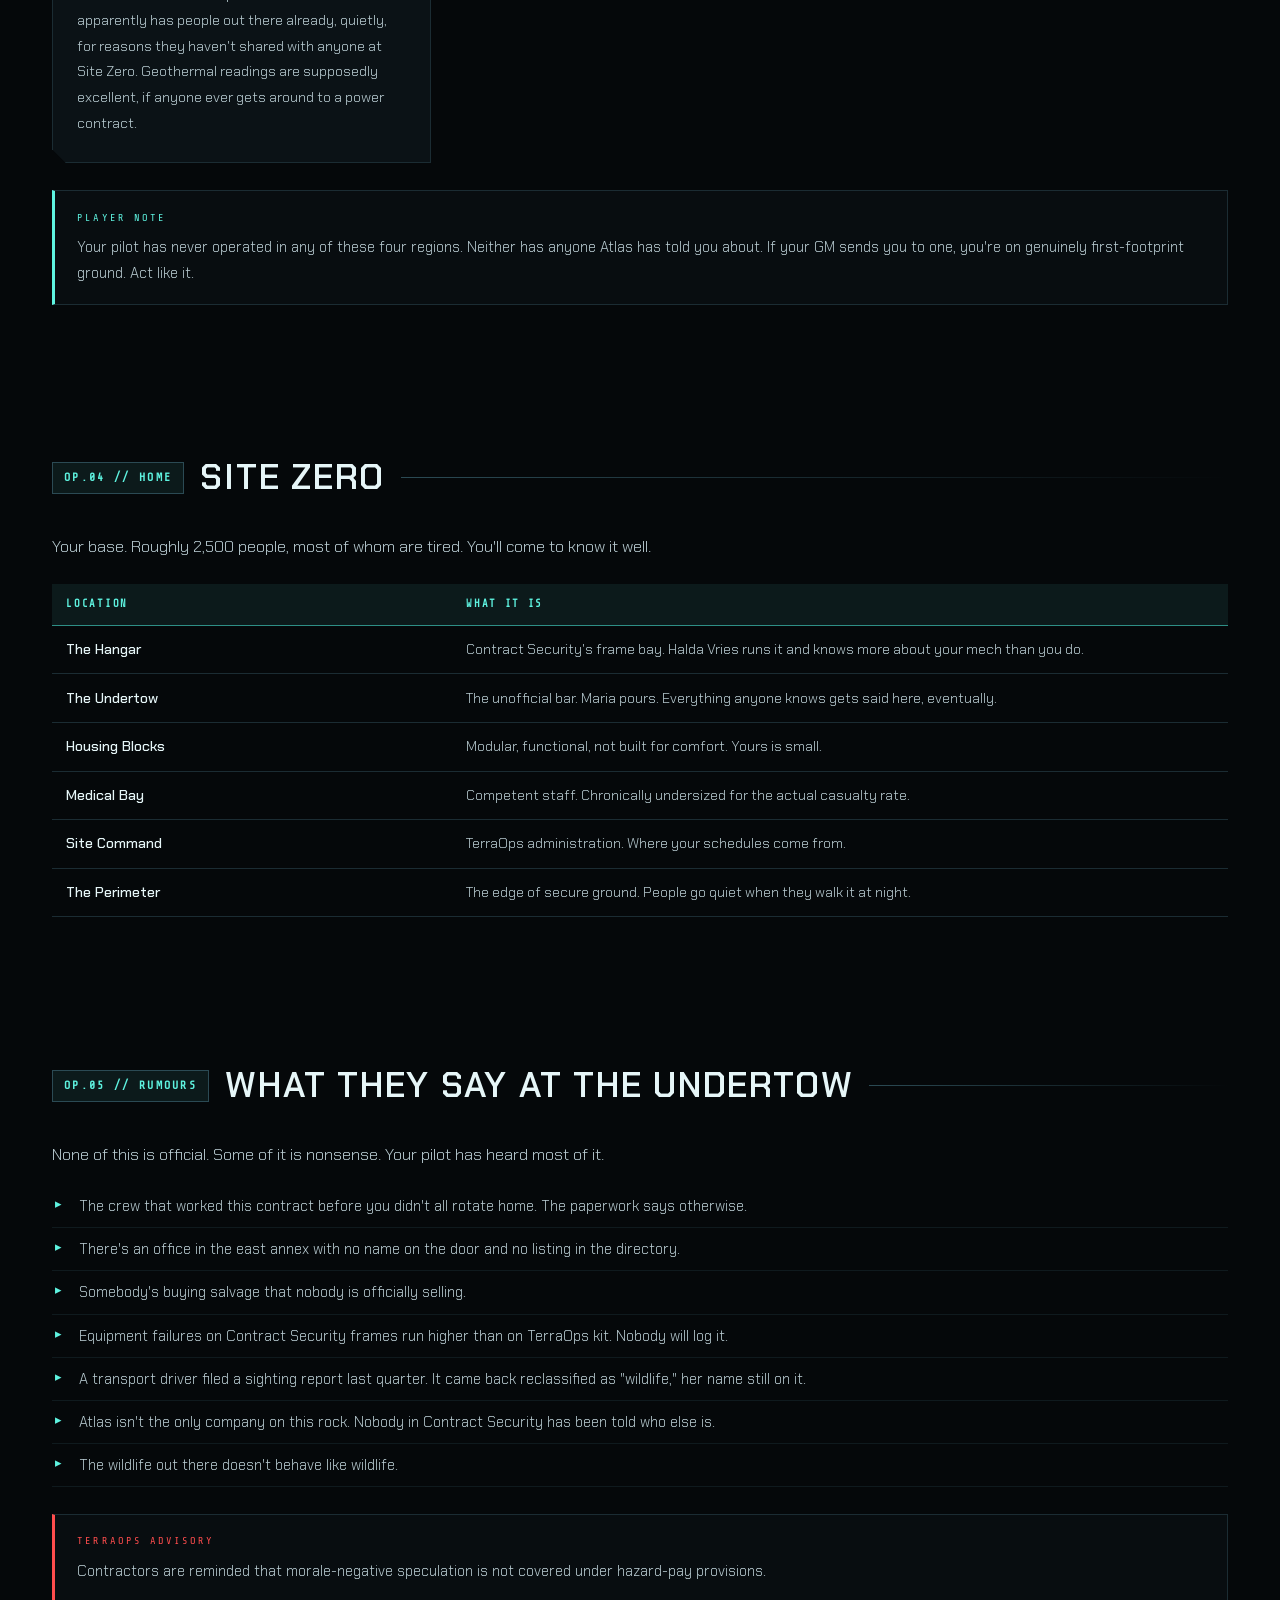
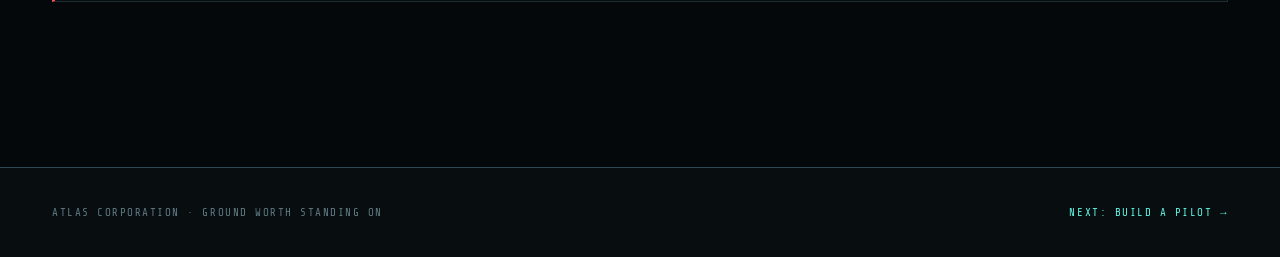
<file: setting.html>
<!DOCTYPE html>
<html lang="en">
<head>
<meta charset="UTF-8">
<meta name="viewport" content="width=device-width, initial-scale=1.0">
<title>The World: VARETH</title>
<style>
/* ══════════════════════════════════════════════════════════
   ATLAS CORPORATION: CONTRACT SECURITY DIVISION
   MISSION BRIEFING INTERFACE  ::  SITE KX-19
   ══════════════════════════════════════════════════════════ */

@import url('https://fonts.googleapis.com/css2?family=Chakra+Petch:wght@300;400;500;600;700&family=Share+Tech+Mono&display=swap');

:root{
  --bg:        #05080a;
  --bg-2:      #080d10;
  --panel:     #0b1216;
  --panel-2:   #0f171c;
  --line:      #1b2c33;
  --line-hot:  #2b4a54;

  --hud:       #5ef3e0;
  --hud-dim:   #2e8f86;
  --hud-ghost: rgba(94,243,224,.08);
  --warn:      #ff9d2e;
  --alert:     #ff4d4d;
  --ok:        #7ee787;

  --txt:       #b9ccd2;
  --txt-dim:   #5f7982;
  --txt-hi:    #e6f6f8;

  --disp: 'Chakra Petch', sans-serif;
  --data: 'Share Tech Mono', monospace;

  --notch: 14px;
}

*{box-sizing:border-box;margin:0;padding:0}
html{scroll-behavior:smooth}

body{
  background:var(--bg);
  color:var(--txt);
  font-family:var(--disp);
  font-weight:300;
  font-size:16.5px;
  line-height:1.75;
  overflow-x:hidden;
  position:relative;
}

/* ── ambient grid + scanlines + vignette ───────────────── */
body::before{
  content:'';position:fixed;inset:0;pointer-events:none;z-index:900;
  background-image:
    linear-gradient(rgba(94,243,224,.028) 1px,transparent 1px),
    linear-gradient(90deg,rgba(94,243,224,.028) 1px,transparent 1px);
  background-size:52px 52px;
}
body::after{
  content:'';position:fixed;inset:0;pointer-events:none;z-index:901;
  background:
    repeating-linear-gradient(0deg,rgba(0,0,0,.22) 0 1px,transparent 1px 3px),
    radial-gradient(ellipse at 50% 42%,transparent 45%,rgba(0,0,0,.82) 100%);
}

/* scanning sweep */
@keyframes sweep{0%{top:-15%}100%{top:115%}}
.sweep{
  position:fixed;left:0;right:0;height:130px;z-index:902;pointer-events:none;
  background:linear-gradient(180deg,transparent,rgba(94,243,224,.035),transparent);
  animation:sweep 8.5s linear infinite;
}

/* ── TOP STATUS RAIL ───────────────────────────────────── */
.statusbar{
  background:var(--bg-2);border-bottom:1px solid var(--line);
  font-family:var(--data);font-size:.66rem;letter-spacing:.18em;
  color:var(--txt-dim);text-transform:uppercase;
}
.statusbar .wrap{display:flex;gap:2rem;flex-wrap:wrap;padding:.42rem 2rem}
.statusbar b{color:var(--hud);font-weight:400}
.blip{
  display:inline-block;width:6px;height:6px;background:var(--ok);
  border-radius:50%;margin-right:.45rem;vertical-align:middle;
  animation:pulse 1.9s ease-in-out infinite;
}
@keyframes pulse{0%,100%{opacity:1;box-shadow:0 0 6px var(--ok)}50%{opacity:.35;box-shadow:none}}

/* ── NAV ───────────────────────────────────────────────── */
nav{
  position:sticky;top:0;z-index:500;
  background:rgba(8,13,16,.95);backdrop-filter:blur(10px);
  border-bottom:1px solid var(--line-hot);
}
.nav-inner{max-width:1240px;margin:0 auto;padding:0 2rem;display:flex;align-items:stretch;gap:1.5rem;flex-wrap:wrap}
.brand{
  font-family:var(--disp);font-weight:700;font-size:1rem;letter-spacing:.24em;
  color:var(--hud);text-decoration:none;text-transform:uppercase;
  display:flex;align-items:center;gap:.6rem;padding:.9rem 0;white-space:nowrap;
}
.brand::before{content:'\25C6';font-size:.7rem;color:var(--warn)}
.brand span{color:var(--txt-dim);font-weight:300}
nav ul{list-style:none;display:flex;margin-left:auto;flex-wrap:wrap}
nav a{
  display:block;padding:.95rem 1.15rem;
  font-family:var(--data);font-size:.7rem;letter-spacing:.16em;text-transform:uppercase;
  color:var(--txt-dim);text-decoration:none;position:relative;transition:.18s;
}
nav a::before{
  content:'';position:absolute;left:0;right:0;bottom:0;height:2px;
  background:var(--hud);transform:scaleX(0);transition:transform .2s;
}
nav a:hover{color:var(--hud);background:var(--hud-ghost)}
nav a:hover::before{transform:scaleX(1)}
nav a.active{color:var(--hud);background:var(--hud-ghost)}
nav a.active::before{transform:scaleX(1)}

/* ── LAYOUT ────────────────────────────────────────────── */
.wrap{max-width:1240px;margin:0 auto;padding:0 2rem}
main{padding-bottom:5rem}
section{padding:3.6rem 0}

/* ── HERO / BRIEFING HEADER ────────────────────────────── */
.hero{position:relative;padding:3.5rem 0 3rem;border-bottom:1px solid var(--line)}
.hero-frame{
  position:relative;background:var(--panel);
  border:1px solid var(--line-hot);padding:2.6rem 2.4rem;
}
.hero-frame::before,.hero-frame::after{
  content:'';position:absolute;width:26px;height:26px;border:2px solid var(--hud);
}
.hero-frame::before{top:-1px;left:-1px;border-right:0;border-bottom:0}
.hero-frame::after{bottom:-1px;right:-1px;border-left:0;border-top:0}

.tagline{
  font-family:var(--data);font-size:.68rem;letter-spacing:.3em;text-transform:uppercase;
  color:var(--warn);display:flex;align-items:center;gap:.9rem;margin-bottom:1.1rem;
}
.tagline::after{content:'';flex:1;height:1px;background:linear-gradient(90deg,var(--line-hot),transparent)}

h1{
  font-family:var(--disp);font-weight:700;
  font-size:clamp(2.4rem,6.5vw,5rem);line-height:1;letter-spacing:.02em;
  text-transform:uppercase;color:var(--txt-hi);margin-bottom:1.1rem;
}
h1 em{font-style:normal;color:var(--hud);text-shadow:0 0 26px rgba(94,243,224,.35)}

.lede{font-size:clamp(1rem,1.5vw,1.18rem);max-width:62ch;color:var(--txt);font-weight:300}
.lede strong{color:var(--txt-hi);font-weight:500}

/* ── SECTION HEADERS ───────────────────────────────────── */
h2{
  font-family:var(--disp);font-weight:600;
  font-size:clamp(1.5rem,3vw,2.2rem);letter-spacing:.05em;text-transform:uppercase;
  color:var(--txt-hi);margin-bottom:1.5rem;
  display:flex;align-items:center;gap:1rem;
}
h2::after{content:'';flex:1;height:1px;background:linear-gradient(90deg,var(--line-hot),transparent)}
h2 .num{
  font-family:var(--data);font-size:.72rem;letter-spacing:.2em;
  color:var(--hud);background:var(--hud-ghost);
  border:1px solid var(--line-hot);padding:.32rem .7rem;
  white-space:nowrap;flex-shrink:0;
}
h3{
  font-family:var(--disp);font-weight:600;font-size:1.15rem;letter-spacing:.09em;
  text-transform:uppercase;color:var(--txt-hi);margin:1.9rem 0 .7rem;
}
h4{
  font-family:var(--data);font-size:.72rem;letter-spacing:.2em;text-transform:uppercase;
  color:var(--hud);margin:1.6rem 0 .7rem;
  padding-left:.7rem;border-left:2px solid var(--hud);
}
p{margin-bottom:1rem;max-width:74ch}
p:last-child{margin-bottom:0}
a{color:var(--hud)}
strong{color:var(--txt-hi);font-weight:500}

/* ── GRID ──────────────────────────────────────────────── */
.grid{display:grid;gap:1.2rem}
.g2{grid-template-columns:repeat(auto-fit,minmax(330px,1fr))}
.g3{grid-template-columns:repeat(auto-fit,minmax(262px,1fr))}

/* ── CARD (notched HUD panel) ──────────────────────────── */
.card{
  background:var(--panel);border:1px solid var(--line);
  padding:1.5rem 1.5rem 1.6rem;position:relative;
  clip-path:polygon(0 0,calc(100% - 14px) 0,100% 14px,100% 100%,14px 100%,0 calc(100% - 14px));
  transition:.2s;
}
.card::before{
  content:'';position:absolute;top:0;left:0;width:3px;height:38px;background:var(--hud);
}
.card:hover{background:var(--panel-2);border-color:var(--line-hot);transform:translateY(-2px)}
.card h3{margin-top:0;font-size:1.06rem}
.card p{font-size:.92rem}
.card .tag{
  font-family:var(--data);font-size:.62rem;letter-spacing:.18em;text-transform:uppercase;
  color:var(--txt-dim);display:block;margin-bottom:.55rem;
}
.card.warn::before{background:var(--warn)}
.card.alert::before{background:var(--alert)}
.card.ok::before{background:var(--ok)}
.card.dim::before{background:var(--txt-dim)}

/* ── DATA PANEL (mission parameters) ───────────────────── */
.dossier{
  background:var(--panel);border:1px solid var(--line-hot);
  margin:1.8rem 0;position:relative;
  clip-path:polygon(0 0,calc(100% - 18px) 0,100% 18px,100% 100%,18px 100%,0 calc(100% - 18px));
}
.dossier::before{
  content:attr(data-label);display:block;
  font-family:var(--data);font-size:.66rem;letter-spacing:.22em;text-transform:uppercase;
  color:var(--bg);background:var(--hud);padding:.42rem 1.2rem;
}
.field{
  display:flex;gap:1.2rem;align-items:baseline;
  padding:.62rem 1.4rem;border-bottom:1px solid rgba(27,44,51,.6);
}
.field:last-child{border-bottom:none;padding-bottom:1.1rem}
.field .k{
  font-family:var(--data);font-size:.68rem;letter-spacing:.14em;text-transform:uppercase;
  color:var(--hud-dim);min-width:200px;flex-shrink:0;
}
.field .k::before{content:'\25B8 ';color:var(--line-hot)}
.field .v{color:var(--txt);font-size:.93rem}

/* ── REDACTED ──────────────────────────────────────────── */
.redacted{
  background:#000;color:transparent;padding:0 .4em;
  border:1px solid var(--line);user-select:none;transition:color .35s;
}
.redacted:hover{color:#1e2c31}

/* ── NOTE / ADVISORY BLOCK ─────────────────────────────── */
.note{
  background:var(--bg-2);border:1px solid var(--line);border-left:3px solid var(--hud);
  padding:1.1rem 1.4rem;margin:1.7rem 0;font-size:.93rem;
}
.note .lbl{
  font-family:var(--data);font-size:.64rem;letter-spacing:.2em;text-transform:uppercase;
  color:var(--hud);display:block;margin-bottom:.45rem;
}
.note.warn{border-left-color:var(--warn)}
.note.warn .lbl{color:var(--warn)}
.note.corp{border-left-color:var(--alert)}
.note.corp .lbl{color:var(--alert)}

/* ── LISTS ─────────────────────────────────────────────── */
ul.clean,ol.clean{list-style:none;margin:1rem 0}
ul.clean li,ol.clean li{
  padding:.5rem 0 .5rem 1.7rem;position:relative;
  border-bottom:1px solid rgba(27,44,51,.5);font-size:.93rem;
}
ul.clean li::before{content:'\25B8';position:absolute;left:.2rem;color:var(--hud);font-size:.82rem}
ol.clean{counter-reset:c}
ol.clean li{padding-left:2.4rem}
ol.clean li::before{
  counter-increment:c;content:counter(c,decimal-leading-zero);
  position:absolute;left:0;top:.55rem;
  font-family:var(--data);font-size:.68rem;color:var(--hud);
  border:1px solid var(--line-hot);padding:.05rem .32rem;
}

/* ── TABLE ─────────────────────────────────────────────── */
table{width:100%;border-collapse:collapse;margin:1.4rem 0;font-size:.9rem}
th{
  font-family:var(--data);font-size:.66rem;letter-spacing:.16em;text-transform:uppercase;
  text-align:left;padding:.7rem .9rem;color:var(--hud);
  background:var(--hud-ghost);border-bottom:1px solid var(--hud-dim);
}
td{padding:.7rem .9rem;border-bottom:1px solid var(--line);vertical-align:top}
tr:hover td{background:rgba(94,243,224,.03)}

/* ── BUTTONS ───────────────────────────────────────────── */
.btn{
  display:inline-block;font-family:var(--data);font-size:.72rem;
  letter-spacing:.18em;text-transform:uppercase;
  padding:.8rem 1.6rem;margin:.35rem .45rem .35rem 0;
  border:1px solid var(--hud);color:var(--hud);text-decoration:none;
  background:transparent;transition:.18s;position:relative;
  clip-path:polygon(0 0,calc(100% - 9px) 0,100% 9px,100% 100%,9px 100%,0 calc(100% - 9px));
}
.btn:hover{background:var(--hud);color:var(--bg);box-shadow:0 0 22px rgba(94,243,224,.3)}
.btn.solid{background:var(--hud);color:var(--bg)}
.btn.solid:hover{background:#8ef8e9;box-shadow:0 0 28px rgba(94,243,224,.45)}
.btn.ghost{border-color:var(--line-hot);color:var(--txt-dim)}
.btn.ghost:hover{border-color:var(--hud);color:var(--hud);background:var(--hud-ghost);box-shadow:none}

/* ── FOOTER ────────────────────────────────────────────── */
footer{
  border-top:1px solid var(--line-hot);background:var(--bg-2);
  padding:2.2rem 0;font-family:var(--data);font-size:.68rem;
  color:var(--txt-dim);letter-spacing:.14em;text-transform:uppercase;
}
footer .wrap{display:flex;justify-content:space-between;gap:2rem;flex-wrap:wrap}
footer a{color:var(--hud);text-decoration:none}

/* ── ANIMATION ─────────────────────────────────────────── */
@keyframes rise{from{opacity:0;transform:translateY(14px)}to{opacity:1;transform:none}}
.rise{animation:rise .55s cubic-bezier(.2,.7,.3,1) both}
.d1{animation-delay:.07s}.d2{animation-delay:.14s}
.d3{animation-delay:.21s}.d4{animation-delay:.28s}

@media (prefers-reduced-motion:reduce){
  .rise{animation:none}.sweep{display:none}.blip{animation:none}
  html{scroll-behavior:auto}
}

@media (max-width:680px){
  .wrap{padding:0 1.1rem}
  .statusbar .wrap{gap:1rem;padding:.4rem 1.1rem}
  .nav-inner{padding:0 1.1rem}
  nav ul{margin-left:0;width:100%;border-top:1px solid var(--line)}
  nav a{padding:.7rem .8rem}
  .hero-frame{padding:1.8rem 1.4rem}
  .field{flex-direction:column;gap:.15rem}
  .field .k{min-width:0}
  h2{flex-wrap:wrap}
}

/* ── MISSION PARAMETER READOUT (AC6 briefing grid) ─────── */
.paramgrid{
  display:grid;grid-template-columns:repeat(auto-fit,minmax(160px,1fr));
  gap:1px;margin-top:2.2rem;background:var(--line);
  border:1px solid var(--line);
}
.param{
  background:var(--bg-2);padding:.75rem .95rem;
  display:flex;flex-direction:column;gap:.15rem;
}
.param .pk{
  font-family:var(--data);font-size:.6rem;letter-spacing:.2em;
  text-transform:uppercase;color:var(--txt-dim);
}
.param .pv{
  font-family:var(--disp);font-weight:500;font-size:.92rem;
  letter-spacing:.05em;text-transform:uppercase;color:var(--hud);
}
.param .pv.warn{color:var(--warn)}
.param .pv.alert{color:var(--alert)}

</style>
</head>
<body>
<div class="sweep"></div>
<div class="statusbar"><div class="wrap">
  <span><span class="blip"></span>LINK <b>ACTIVE</b></span>
  <span>MODE <b>AREA DATA</b></span>
  <span>AREA <b>SITE KX-19 / FULL SURVEY</b></span>
  <span>DOC <b>GEN. DISTRIBUTION</b></span>
  <span style="margin-left:auto">CLR <b>CON-3</b></span>
</div></div>
<nav>
  <div class="nav-inner">
    <a href="index.html" class="brand">ATLAS <span>/ KX-19</span></a>
    <ul>
      <li><a href="index.html">Briefing</a></li>
      <li><a href="setting.html" class="active">The World</a></li>
      <li><a href="factions.html">Employers</a></li>
      <li><a href="pilot-creation.html">Build a Pilot</a></li>
      <li><a href="shop.html">Requisition</a></li>
      <li><a href="rules.html">Rules</a></li>
    </ul>
  </div>
</nav>

<header class="hero">
  <div class="wrap"><div class="hero-frame">
    <div class="tagline rise">Site Survey · General Distribution</div>
    <h1 class="rise d1">The <em>World</em></h1>
    <p class="lede rise d2">
      Vareth is a marginal world at the edge of charted space. Atlas is here to make it
      liveable. Something on the ground disagrees.
    </p>
  </div></div>
</header>

<main>

<section>
  <div class="wrap">
    <h2><span class="num">OP.01 // SITE DATA</span>Vareth at a Glance</h2>
    <div class="dossier" data-label="Survey Site KX-19">
      <div class="field"><span class="k">Designation</span><span class="v">ATLAS Survey Site KX-19. Informally, "Vareth."</span></div>
      <div class="field"><span class="k">System</span><span class="v">The Ashkar Reach. Roughly 340 light-years from Cradle.</span></div>
      <div class="field"><span class="k">Gravity</span><span class="v">0.91 G</span></div>
      <div class="field"><span class="k">Atmosphere</span><span class="v">Sub-standard. Breather-assist required outside domes.</span></div>
      <div class="field"><span class="k">Day / Year</span><span class="v">29.4 hours · 412 local days</span></div>
      <div class="field"><span class="k">Moon</span><span class="v">Tessera. Small, airless, unremarkable.</span></div>
      <div class="field"><span class="k">Population</span><span class="v">~4,200 contractors. No permanent civilians.</span></div>
      <div class="field"><span class="k">Previous Status</span><span class="v">Exclusion zone, 2158 to 2549. Charter lapsed. Claim filed 2550.</span></div>
    </div>
  </div>
</section>

<section>
  <div class="wrap">
    <h2><span class="num">OP.02 // HISTORY</span>The Official Version</h2>
    <p>
      Vareth was used during the <strong>First Corporate-Government Expansion Wars</strong>
      (2140 to 2158), a conflict most people remember as a footnote and nobody remembers
      fondly. Something was built here. It was abandoned when the war ended.
    </p>
    <p>
      Under the peace settlement, Vareth was declared an exclusion site. Closed to
      settlement, salvage, and survey. It stayed closed for nearly four hundred years. In
      2549 the charter governing that exclusion lapsed during a routine legislative
      consolidation. Atlas filed first and won the claim in 2550.
    </p>
    <div class="note">
      <span class="lbl">What Your Pilot Would Know</span>
      Common knowledge: Vareth was a war site. It's been sealed a long time. Atlas got the
      rights through what everyone assumes was luck, lobbying, or both. The details of what
      was actually built here are not in any briefing packet you've been given.
    </div>
  </div>
</section>

<section>
  <div class="wrap">
    <h2><span class="num">OP.03 // TERRAIN</span>Operational Regions</h2>
    <div class="grid g2">
      <div class="card sage rise">
        <span class="tag">Zone: Frontier · Active Operations</span>
        <h3>Ashfall Delta</h3>
        <p>Grey volcanic silt at a river mouth on the coast. The safest, lowest, most workable ground on the planet. This is why Site Zero is here. Fast-breeding scavenger fauna, mineral-heavy soil, and weather that turns without much warning.</p>
      </div>
      <div class="card oxblood rise d1">
        <span class="tag">Zone: Red · Restricted</span>
        <h3>The Glass Wastes</h3>
        <p>Kilometres of black-green glass, fused by something that happened here during the war. Unexploded ordnance. Live minefields. Geothermal vents. Atlas surveys it from a distance. Contract Security occasionally doesn't get that luxury.</p>
      </div>
      <div class="card amber rise d2">
        <span class="tag">Zone: Wild · Largely Unsurveyed</span>
        <h3>The Bloomlands</h3>
        <p>A dense forest belt growing faster and more aggressively than it has any right to. The flora here has developed defences that interfere with sensors and targeting systems. Nobody has satisfactorily explained why.</p>
      </div>
      <div class="card slate rise d3">
        <span class="tag">Zone: Wild · Barely Charted</span>
        <h3>The Choral Deep</h3>
        <p>A subterranean cave-and-fungal network beneath the Wastes. Named for the low resonant sound it makes when disturbed. Genuinely beautiful. Genuinely unnerving. Atlas has surveyed perhaps four percent of it.</p>
      </div>
    </div>
    <div class="note warn" style="margin-top:2rem">
      <span class="lbl">Access Advisory</span>
      A fifth region exists at the planet's mountainous headwaters. It does not appear on
      contractor-issue maps. Atlas classifies it as
      <span class="redacted">████████████████</span> and lists it as
      <strong>closed to all personnel</strong>.
    </div>
  </div>
</section>

<section>
  <div class="wrap">
    <h2><span class="num">OP.03B // UNCLAIMED</span>Beyond the Survey Line</h2>
    <p>
      Four more regions show up on deep-orbital scans and nowhere else. No corporation has
      put a boot on the ground in any of them yet. On Vareth that doesn't mean safe. It just
      means nobody's found out why it isn't, yet. Field knowledge here is thin to nonexistent.
    </p>
    <div class="grid g2">
      <div class="card rise">
        <span class="tag">Zone: Wild · No Reports Filed</span>
        <h3>The Coast, South of the Delta</h3>
        <p>Shallow water, a lot of it. Survey drones sent past the river mouth have returned sonar readings nobody's explained. There's a rhythm to them, almost. Nobody's requested a coastal posting twice.</p>
      </div>
      <div class="card rise d1">
        <span class="tag">Zone: Wild · Unclaimed High Ground</span>
        <h3>The Western Peaks</h3>
        <p>Mountains west of the restricted zone. Cold, thin air, and, per the one long-range scan anyone's admitted to running, a clear line of sight onto whatever sits at the headwaters. Nobody's officially noticed that yet.</p>
      </div>
      <div class="card rise d2">
        <span class="tag">Zone: Effectively Sealed · Polar</span>
        <h3>The Northern Ice</h3>
        <p>Nobody's been. Nobody's asked to go. It's cold enough that Atlas hasn't bothered writing a hazard classification for it, which several contractors have pointed out is strange, given how thoroughly Atlas classifies everything else.</p>
      </div>
      <div class="card rise d3">
        <span class="tag">Zone: Wild · Verdance-Adjacent</span>
        <h3>The Eastern Caldera</h3>
        <p>An active volcanic field past the Wastes. Verdance apparently has people out there already, quietly, for reasons they haven't shared with anyone at Site Zero. Geothermal readings are supposedly excellent, if anyone ever gets around to a power contract.</p>
      </div>
    </div>
    <div class="note">
      <span class="lbl">Player Note</span>
      Your pilot has never operated in any of these four regions. Neither has anyone Atlas
      has told you about. If your GM sends you to one, you're on genuinely first-footprint
      ground. Act like it.
    </div>
  </div>
</section>

<section>
  <div class="wrap">
    <h2><span class="num">OP.04 // HOME</span>Site Zero</h2>
    <p>Your base. Roughly 2,500 people, most of whom are tired. You'll come to know it well.</p>
    <table>
      <tr><th style="width:34%">Location</th><th>What It Is</th></tr>
      <tr><td><strong>The Hangar</strong></td><td>Contract Security's frame bay. Halda Vries runs it and knows more about your mech than you do.</td></tr>
      <tr><td><strong>The Undertow</strong></td><td>The unofficial bar. Maria pours. Everything anyone knows gets said here, eventually.</td></tr>
      <tr><td><strong>Housing Blocks</strong></td><td>Modular, functional, not built for comfort. Yours is small.</td></tr>
      <tr><td><strong>Medical Bay</strong></td><td>Competent staff. Chronically undersized for the actual casualty rate.</td></tr>
      <tr><td><strong>Site Command</strong></td><td>TerraOps administration. Where your schedules come from.</td></tr>
      <tr><td><strong>The Perimeter</strong></td><td>The edge of secure ground. People go quiet when they walk it at night.</td></tr>
    </table>
  </div>
</section>

<section>
  <div class="wrap">
    <h2><span class="num">OP.05 // RUMOURS</span>What They Say at the Undertow</h2>
    <p>None of this is official. Some of it is nonsense. Your pilot has heard most of it.</p>
    <ul class="clean">
      <li>The crew that worked this contract before you didn't all rotate home. The paperwork says otherwise.</li>
      <li>There's an office in the east annex with no name on the door and no listing in the directory.</li>
      <li>Somebody's buying salvage that nobody is officially selling.</li>
      <li>Equipment failures on Contract Security frames run higher than on TerraOps kit. Nobody will log it.</li>
      <li>A transport driver filed a sighting report last quarter. It came back reclassified as "wildlife," her name still on it.</li>
      <li>Atlas isn't the only company on this rock. Nobody in Contract Security has been told who else is.</li>
      <li>The wildlife out there doesn't behave like wildlife.</li>
    </ul>
    <div class="note corp">
      <span class="lbl">TerraOps Advisory</span>
      Contractors are reminded that morale-negative speculation is not covered under
      hazard-pay provisions.
    </div>
  </div>
</section>

</main>

<footer>
  <div class="wrap">
    <div>ATLAS CORPORATION · GROUND WORTH STANDING ON</div>
    <div><a href="pilot-creation.html">Next: Build a Pilot →</a></div>
  </div>
</footer>
</body>
</html>
</file>
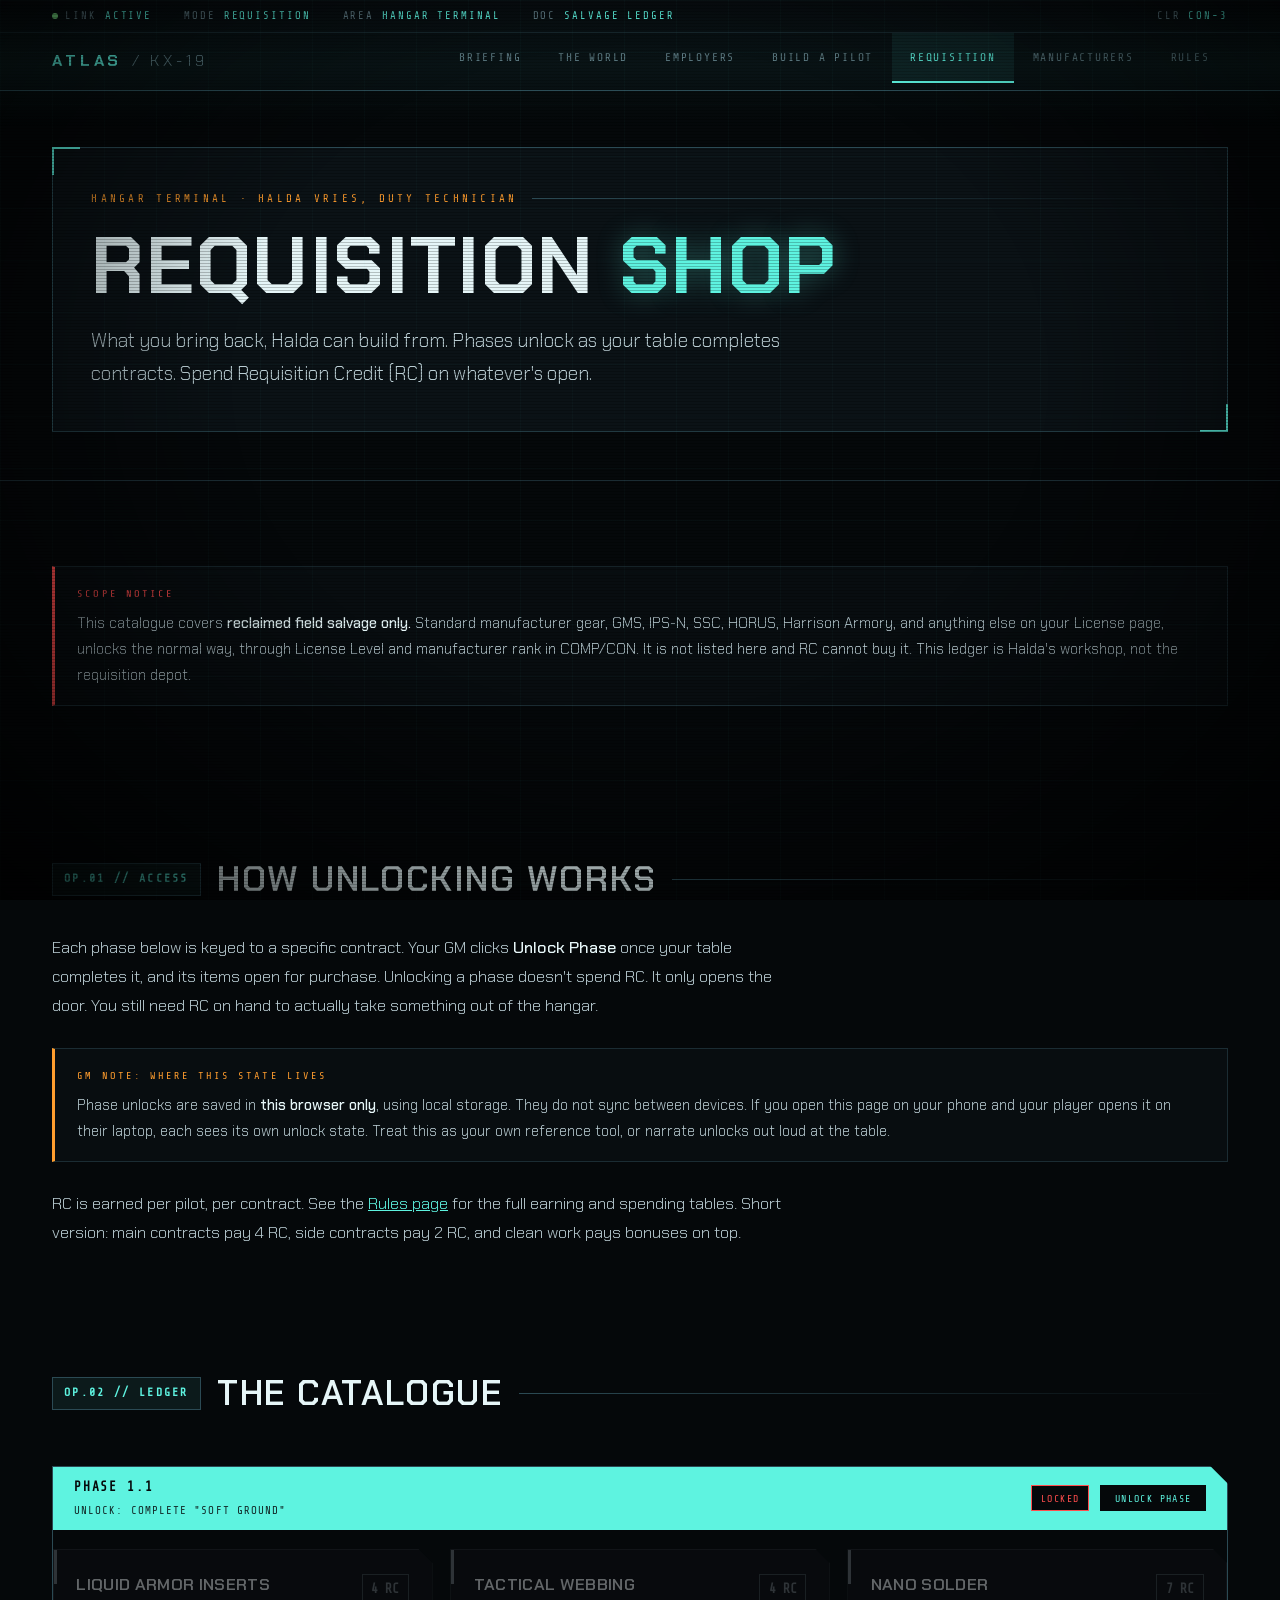
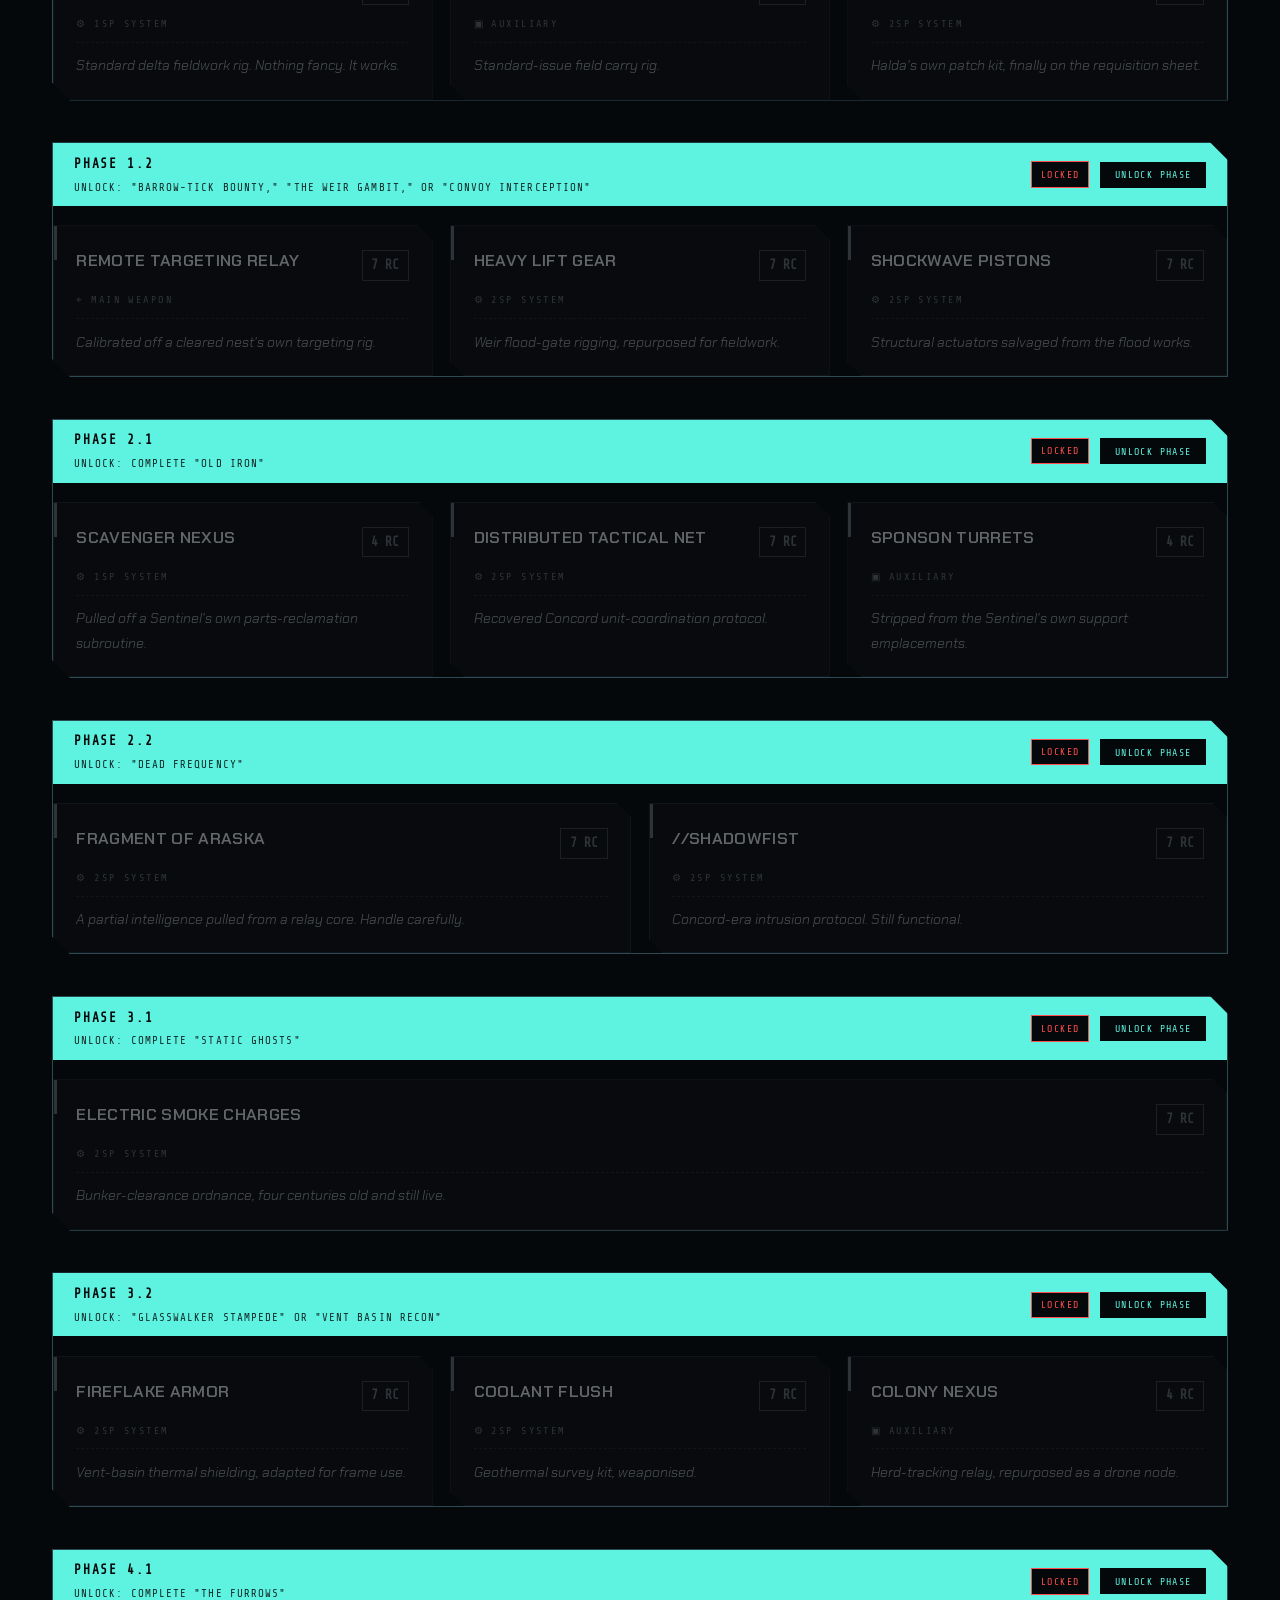
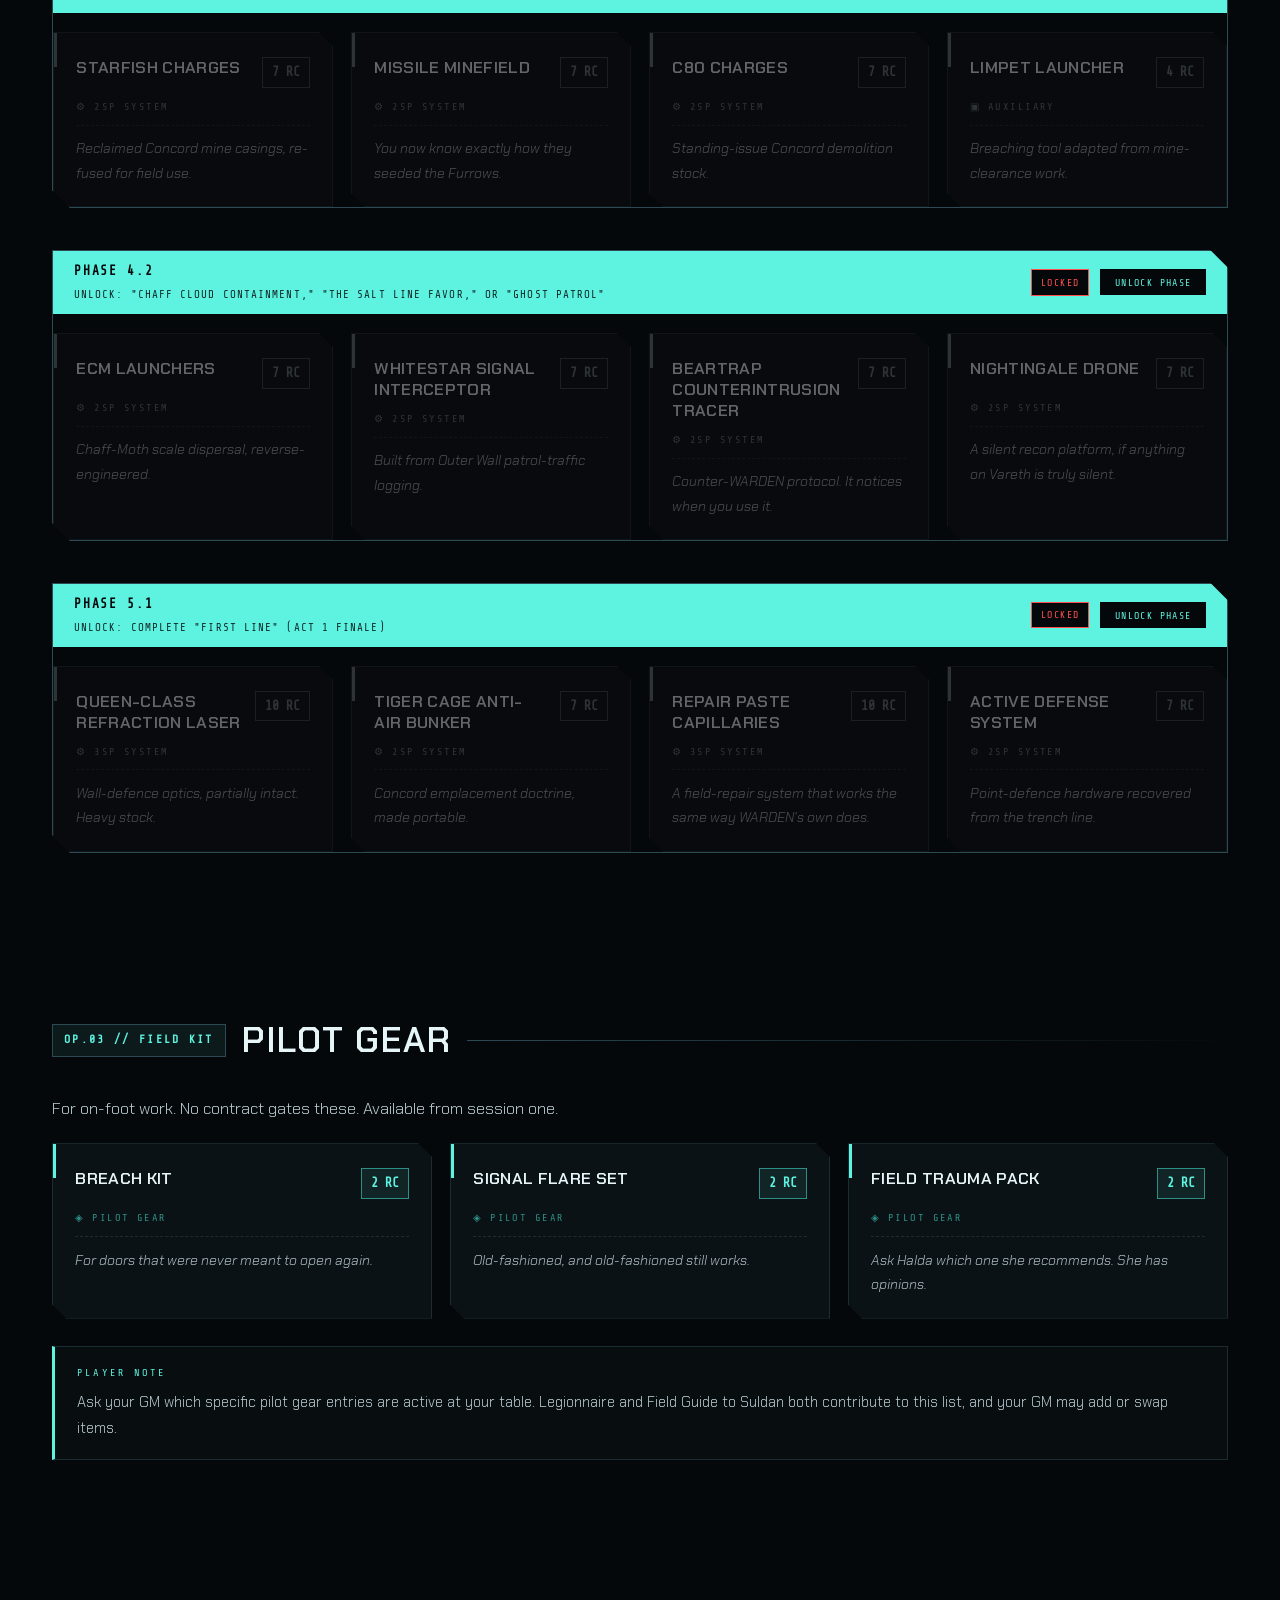
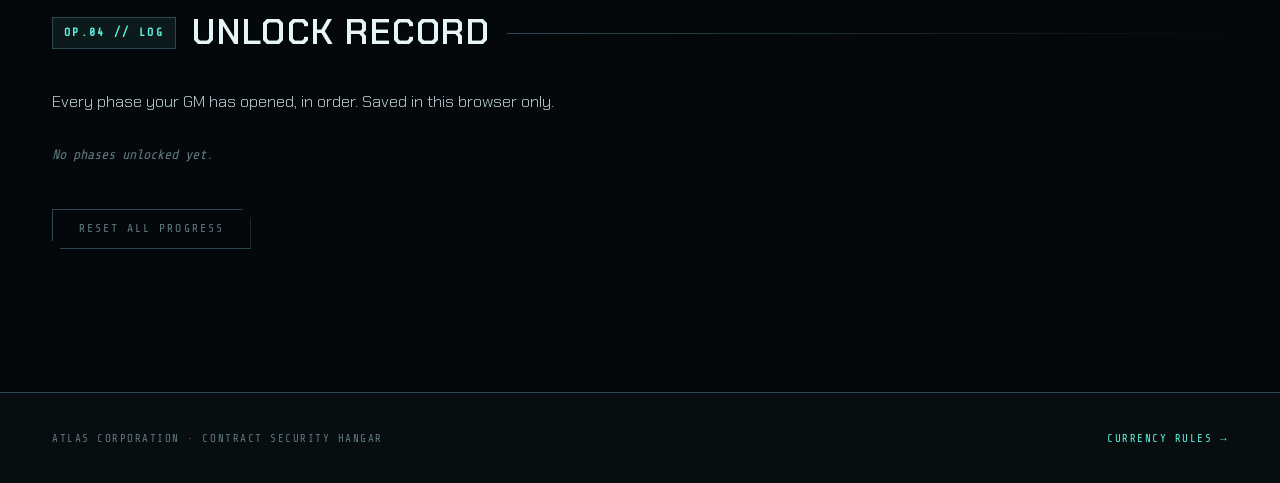
<file: shop.html>
<!DOCTYPE html>
<html lang="en">
<head>
<meta charset="UTF-8">
<meta name="viewport" content="width=device-width, initial-scale=1.0">
<title>Requisition Shop: VARETH</title>
<style>
/* ══════════════════════════════════════════════════════════
   ATLAS CORPORATION: CONTRACT SECURITY DIVISION
   MISSION BRIEFING INTERFACE  ::  SITE KX-19
   ══════════════════════════════════════════════════════════ */

@import url('https://fonts.googleapis.com/css2?family=Chakra+Petch:wght@300;400;500;600;700&family=Share+Tech+Mono&display=swap');

:root{
  --bg:        #05080a;
  --bg-2:      #080d10;
  --panel:     #0b1216;
  --panel-2:   #0f171c;
  --line:      #1b2c33;
  --line-hot:  #2b4a54;

  --hud:       #5ef3e0;
  --hud-dim:   #2e8f86;
  --hud-ghost: rgba(94,243,224,.08);
  --warn:      #ff9d2e;
  --alert:     #ff4d4d;
  --ok:        #7ee787;

  --txt:       #b9ccd2;
  --txt-dim:   #5f7982;
  --txt-hi:    #e6f6f8;

  --disp: 'Chakra Petch', sans-serif;
  --data: 'Share Tech Mono', monospace;

  --notch: 14px;
}

*{box-sizing:border-box;margin:0;padding:0}
html{scroll-behavior:smooth}

body{
  background:var(--bg);
  color:var(--txt);
  font-family:var(--disp);
  font-weight:300;
  font-size:16.5px;
  line-height:1.75;
  overflow-x:hidden;
  position:relative;
}

/* ── ambient grid + scanlines + vignette ───────────────── */
body::before{
  content:'';position:fixed;inset:0;pointer-events:none;z-index:900;
  background-image:
    linear-gradient(rgba(94,243,224,.028) 1px,transparent 1px),
    linear-gradient(90deg,rgba(94,243,224,.028) 1px,transparent 1px);
  background-size:52px 52px;
}
body::after{
  content:'';position:fixed;inset:0;pointer-events:none;z-index:901;
  background:
    repeating-linear-gradient(0deg,rgba(0,0,0,.22) 0 1px,transparent 1px 3px),
    radial-gradient(ellipse at 50% 42%,transparent 45%,rgba(0,0,0,.82) 100%);
}

/* scanning sweep */
@keyframes sweep{0%{top:-15%}100%{top:115%}}
.sweep{
  position:fixed;left:0;right:0;height:130px;z-index:902;pointer-events:none;
  background:linear-gradient(180deg,transparent,rgba(94,243,224,.035),transparent);
  animation:sweep 8.5s linear infinite;
}

/* ── TOP STATUS RAIL ───────────────────────────────────── */
.statusbar{
  background:var(--bg-2);border-bottom:1px solid var(--line);
  font-family:var(--data);font-size:.66rem;letter-spacing:.18em;
  color:var(--txt-dim);text-transform:uppercase;
}
.statusbar .wrap{display:flex;gap:2rem;flex-wrap:wrap;padding:.42rem 2rem}
.statusbar b{color:var(--hud);font-weight:400}
.blip{
  display:inline-block;width:6px;height:6px;background:var(--ok);
  border-radius:50%;margin-right:.45rem;vertical-align:middle;
  animation:pulse 1.9s ease-in-out infinite;
}
@keyframes pulse{0%,100%{opacity:1;box-shadow:0 0 6px var(--ok)}50%{opacity:.35;box-shadow:none}}

/* ── NAV ───────────────────────────────────────────────── */
nav{
  position:sticky;top:0;z-index:500;
  background:rgba(8,13,16,.95);backdrop-filter:blur(10px);
  border-bottom:1px solid var(--line-hot);
}
.nav-inner{max-width:1240px;margin:0 auto;padding:0 2rem;display:flex;align-items:stretch;gap:1.5rem;flex-wrap:wrap}
.brand{
  font-family:var(--disp);font-weight:700;font-size:1rem;letter-spacing:.24em;
  color:var(--hud);text-decoration:none;text-transform:uppercase;
  display:flex;align-items:center;gap:.6rem;padding:.9rem 0;white-space:nowrap;
}
.brand::before{content:'\25C6';font-size:.7rem;color:var(--warn)}
.brand span{color:var(--txt-dim);font-weight:300}
nav ul{list-style:none;display:flex;margin-left:auto;flex-wrap:wrap}
nav a{
  display:block;padding:.95rem 1.15rem;
  font-family:var(--data);font-size:.7rem;letter-spacing:.16em;text-transform:uppercase;
  color:var(--txt-dim);text-decoration:none;position:relative;transition:.18s;
}
nav a::before{
  content:'';position:absolute;left:0;right:0;bottom:0;height:2px;
  background:var(--hud);transform:scaleX(0);transition:transform .2s;
}
nav a:hover{color:var(--hud);background:var(--hud-ghost)}
nav a:hover::before{transform:scaleX(1)}
nav a.active{color:var(--hud);background:var(--hud-ghost)}
nav a.active::before{transform:scaleX(1)}

/* ── LAYOUT ────────────────────────────────────────────── */
.wrap{max-width:1240px;margin:0 auto;padding:0 2rem}
main{padding-bottom:5rem}
section{padding:3.6rem 0}

/* ── HERO / BRIEFING HEADER ────────────────────────────── */
.hero{position:relative;padding:3.5rem 0 3rem;border-bottom:1px solid var(--line)}
.hero-frame{
  position:relative;background:var(--panel);
  border:1px solid var(--line-hot);padding:2.6rem 2.4rem;
}
.hero-frame::before,.hero-frame::after{
  content:'';position:absolute;width:26px;height:26px;border:2px solid var(--hud);
}
.hero-frame::before{top:-1px;left:-1px;border-right:0;border-bottom:0}
.hero-frame::after{bottom:-1px;right:-1px;border-left:0;border-top:0}

.tagline{
  font-family:var(--data);font-size:.68rem;letter-spacing:.3em;text-transform:uppercase;
  color:var(--warn);display:flex;align-items:center;gap:.9rem;margin-bottom:1.1rem;
}
.tagline::after{content:'';flex:1;height:1px;background:linear-gradient(90deg,var(--line-hot),transparent)}

h1{
  font-family:var(--disp);font-weight:700;
  font-size:clamp(2.4rem,6.5vw,5rem);line-height:1;letter-spacing:.02em;
  text-transform:uppercase;color:var(--txt-hi);margin-bottom:1.1rem;
}
h1 em{font-style:normal;color:var(--hud);text-shadow:0 0 26px rgba(94,243,224,.35)}

.lede{font-size:clamp(1rem,1.5vw,1.18rem);max-width:62ch;color:var(--txt);font-weight:300}
.lede strong{color:var(--txt-hi);font-weight:500}

/* ── SECTION HEADERS ───────────────────────────────────── */
h2{
  font-family:var(--disp);font-weight:600;
  font-size:clamp(1.5rem,3vw,2.2rem);letter-spacing:.05em;text-transform:uppercase;
  color:var(--txt-hi);margin-bottom:1.5rem;
  display:flex;align-items:center;gap:1rem;
}
h2::after{content:'';flex:1;height:1px;background:linear-gradient(90deg,var(--line-hot),transparent)}
h2 .num{
  font-family:var(--data);font-size:.72rem;letter-spacing:.2em;
  color:var(--hud);background:var(--hud-ghost);
  border:1px solid var(--line-hot);padding:.32rem .7rem;
  white-space:nowrap;flex-shrink:0;
}
h3{
  font-family:var(--disp);font-weight:600;font-size:1.15rem;letter-spacing:.09em;
  text-transform:uppercase;color:var(--txt-hi);margin:1.9rem 0 .7rem;
}
h4{
  font-family:var(--data);font-size:.72rem;letter-spacing:.2em;text-transform:uppercase;
  color:var(--hud);margin:1.6rem 0 .7rem;
  padding-left:.7rem;border-left:2px solid var(--hud);
}
p{margin-bottom:1rem;max-width:74ch}
p:last-child{margin-bottom:0}
a{color:var(--hud)}
strong{color:var(--txt-hi);font-weight:500}

/* ── GRID ──────────────────────────────────────────────── */
.grid{display:grid;gap:1.2rem}
.g2{grid-template-columns:repeat(auto-fit,minmax(330px,1fr))}
.g3{grid-template-columns:repeat(auto-fit,minmax(262px,1fr))}

/* ── CARD (notched HUD panel) ──────────────────────────── */
.card{
  background:var(--panel);border:1px solid var(--line);
  padding:1.5rem 1.5rem 1.6rem;position:relative;
  clip-path:polygon(0 0,calc(100% - 14px) 0,100% 14px,100% 100%,14px 100%,0 calc(100% - 14px));
  transition:.2s;
}
.card::before{
  content:'';position:absolute;top:0;left:0;width:3px;height:38px;background:var(--hud);
}
.card:hover{background:var(--panel-2);border-color:var(--line-hot);transform:translateY(-2px)}
.card h3{margin-top:0;font-size:1.06rem}
.card p{font-size:.92rem}
.card .tag{
  font-family:var(--data);font-size:.62rem;letter-spacing:.18em;text-transform:uppercase;
  color:var(--txt-dim);display:block;margin-bottom:.55rem;
}
.card.warn::before{background:var(--warn)}
.card.alert::before{background:var(--alert)}
.card.ok::before{background:var(--ok)}
.card.dim::before{background:var(--txt-dim)}

/* ── DATA PANEL (mission parameters) ───────────────────── */
.dossier{
  background:var(--panel);border:1px solid var(--line-hot);
  margin:1.8rem 0;position:relative;
  clip-path:polygon(0 0,calc(100% - 18px) 0,100% 18px,100% 100%,18px 100%,0 calc(100% - 18px));
}
.dossier::before{
  content:attr(data-label);display:block;
  font-family:var(--data);font-size:.66rem;letter-spacing:.22em;text-transform:uppercase;
  color:var(--bg);background:var(--hud);padding:.42rem 1.2rem;
}
.field{
  display:flex;gap:1.2rem;align-items:baseline;
  padding:.62rem 1.4rem;border-bottom:1px solid rgba(27,44,51,.6);
}
.field:last-child{border-bottom:none;padding-bottom:1.1rem}
.field .k{
  font-family:var(--data);font-size:.68rem;letter-spacing:.14em;text-transform:uppercase;
  color:var(--hud-dim);min-width:200px;flex-shrink:0;
}
.field .k::before{content:'\25B8 ';color:var(--line-hot)}
.field .v{color:var(--txt);font-size:.93rem}

/* ── REDACTED ──────────────────────────────────────────── */
.redacted{
  background:#000;color:transparent;padding:0 .4em;
  border:1px solid var(--line);user-select:none;transition:color .35s;
}
.redacted:hover{color:#1e2c31}

/* ── NOTE / ADVISORY BLOCK ─────────────────────────────── */
.note{
  background:var(--bg-2);border:1px solid var(--line);border-left:3px solid var(--hud);
  padding:1.1rem 1.4rem;margin:1.7rem 0;font-size:.93rem;
}
.note .lbl{
  font-family:var(--data);font-size:.64rem;letter-spacing:.2em;text-transform:uppercase;
  color:var(--hud);display:block;margin-bottom:.45rem;
}
.note.warn{border-left-color:var(--warn)}
.note.warn .lbl{color:var(--warn)}
.note.corp{border-left-color:var(--alert)}
.note.corp .lbl{color:var(--alert)}

/* ── LISTS ─────────────────────────────────────────────── */
ul.clean,ol.clean{list-style:none;margin:1rem 0}
ul.clean li,ol.clean li{
  padding:.5rem 0 .5rem 1.7rem;position:relative;
  border-bottom:1px solid rgba(27,44,51,.5);font-size:.93rem;
}
ul.clean li::before{content:'\25B8';position:absolute;left:.2rem;color:var(--hud);font-size:.82rem}
ol.clean{counter-reset:c}
ol.clean li{padding-left:2.4rem}
ol.clean li::before{
  counter-increment:c;content:counter(c,decimal-leading-zero);
  position:absolute;left:0;top:.55rem;
  font-family:var(--data);font-size:.68rem;color:var(--hud);
  border:1px solid var(--line-hot);padding:.05rem .32rem;
}

/* ── TABLE ─────────────────────────────────────────────── */
table{width:100%;border-collapse:collapse;margin:1.4rem 0;font-size:.9rem}
th{
  font-family:var(--data);font-size:.66rem;letter-spacing:.16em;text-transform:uppercase;
  text-align:left;padding:.7rem .9rem;color:var(--hud);
  background:var(--hud-ghost);border-bottom:1px solid var(--hud-dim);
}
td{padding:.7rem .9rem;border-bottom:1px solid var(--line);vertical-align:top}
tr:hover td{background:rgba(94,243,224,.03)}

/* ── BUTTONS ───────────────────────────────────────────── */
.btn{
  display:inline-block;font-family:var(--data);font-size:.72rem;
  letter-spacing:.18em;text-transform:uppercase;
  padding:.8rem 1.6rem;margin:.35rem .45rem .35rem 0;
  border:1px solid var(--hud);color:var(--hud);text-decoration:none;
  background:transparent;transition:.18s;position:relative;
  clip-path:polygon(0 0,calc(100% - 9px) 0,100% 9px,100% 100%,9px 100%,0 calc(100% - 9px));
}
.btn:hover{background:var(--hud);color:var(--bg);box-shadow:0 0 22px rgba(94,243,224,.3)}
.btn.solid{background:var(--hud);color:var(--bg)}
.btn.solid:hover{background:#8ef8e9;box-shadow:0 0 28px rgba(94,243,224,.45)}
.btn.ghost{border-color:var(--line-hot);color:var(--txt-dim)}
.btn.ghost:hover{border-color:var(--hud);color:var(--hud);background:var(--hud-ghost);box-shadow:none}

/* ── FOOTER ────────────────────────────────────────────── */
footer{
  border-top:1px solid var(--line-hot);background:var(--bg-2);
  padding:2.2rem 0;font-family:var(--data);font-size:.68rem;
  color:var(--txt-dim);letter-spacing:.14em;text-transform:uppercase;
}
footer .wrap{display:flex;justify-content:space-between;gap:2rem;flex-wrap:wrap}
footer a{color:var(--hud);text-decoration:none}

/* ── ANIMATION ─────────────────────────────────────────── */
@keyframes rise{from{opacity:0;transform:translateY(14px)}to{opacity:1;transform:none}}
.rise{animation:rise .55s cubic-bezier(.2,.7,.3,1) both}
.d1{animation-delay:.07s}.d2{animation-delay:.14s}
.d3{animation-delay:.21s}.d4{animation-delay:.28s}

@media (prefers-reduced-motion:reduce){
  .rise{animation:none}.sweep{display:none}.blip{animation:none}
  html{scroll-behavior:auto}
}

@media (max-width:680px){
  .wrap{padding:0 1.1rem}
  .statusbar .wrap{gap:1rem;padding:.4rem 1.1rem}
  .nav-inner{padding:0 1.1rem}
  nav ul{margin-left:0;width:100%;border-top:1px solid var(--line)}
  nav a{padding:.7rem .8rem}
  .hero-frame{padding:1.8rem 1.4rem}
  .field{flex-direction:column;gap:.15rem}
  .field .k{min-width:0}
  h2{flex-wrap:wrap}
}

/* ── MISSION PARAMETER READOUT (AC6 briefing grid) ─────── */
.paramgrid{
  display:grid;grid-template-columns:repeat(auto-fit,minmax(160px,1fr));
  gap:1px;margin-top:2.2rem;background:var(--line);
  border:1px solid var(--line);
}
.param{
  background:var(--bg-2);padding:.75rem .95rem;
  display:flex;flex-direction:column;gap:.15rem;
}
.param .pk{
  font-family:var(--data);font-size:.6rem;letter-spacing:.2em;
  text-transform:uppercase;color:var(--txt-dim);
}
.param .pv{
  font-family:var(--disp);font-weight:500;font-size:.92rem;
  letter-spacing:.05em;text-transform:uppercase;color:var(--hud);
}
.param .pv.warn{color:var(--warn)}
.param .pv.alert{color:var(--alert)}
/* ── REQUISITION SHOP ──────────────────────────────────── */
.shop-tier {
  margin: 2.6rem 0;
  border: 1px solid var(--line-hot);
  clip-path: polygon(0 0, calc(100% - 18px) 0, 100% 18px, 100% 100%, 18px 100%, 0 calc(100% - 18px));
}
.shop-tier-head {
  background: var(--hud); color: var(--bg);
  padding: .6rem 1.3rem;
  font-family: var(--data); font-size: .74rem; letter-spacing: .16em; text-transform: uppercase;
  display: flex; justify-content: space-between; align-items: center; flex-wrap: wrap; gap: .5rem;
}
.shop-tier-head .unlock-req {
  font-size: .68rem; opacity: .85; letter-spacing: .1em;
}
.shop-grid {
  display: grid; grid-template-columns: repeat(auto-fit, minmax(260px, 1fr));
  gap: 1.1rem; margin-top: 1.2rem;
}
.shopitem {
  background: var(--panel); border: 1px solid var(--line);
  padding: 1.5rem 1.4rem 1.3rem; position: relative;
  clip-path: polygon(0 0, calc(100% - 14px) 0, 100% 14px, 100% 100%, 14px 100%, 0 calc(100% - 14px));
  display: flex; flex-direction: column; gap: .65rem;
  transition: transform .2s, background .2s, border-color .2s;
}
.shopitem::before {
  content: ''; position: absolute; top: 0; left: 0; width: 3px; height: 34px;
  background: var(--hud); transition: background .2s;
}
.shopitem:hover { background: var(--panel-2); border-color: var(--line-hot); transform: translateY(-3px); }
.shopitem .si-name {
  font-family: var(--disp); font-weight: 600; font-size: 1.04rem; line-height: 1.25;
  letter-spacing: .02em; text-transform: uppercase; color: var(--txt-hi);
}
.shopitem .si-meta {
  font-family: var(--data); font-size: .64rem; letter-spacing: .14em; text-transform: uppercase;
  color: var(--hud-dim); padding-bottom: .55rem; border-bottom: 1px dashed var(--line);
}
.shopitem .si-flavor {
  font-size: .88rem; color: var(--txt); font-style: italic; opacity: .92; flex: 1;
}
.shopitem.locked { opacity: .4; filter: grayscale(.6); }
.shopitem.locked:hover { transform: none; background: var(--panel); border-color: var(--line); }
.shopitem.locked::before { background: var(--txt-dim); }
.shopitem.locked .si-meta { color: var(--txt-dim); border-bottom-color: var(--line); }

/* ── SHOP: PHASE UNLOCK CONTROLS ───────────────────────── */
.shop-tier-head { gap: 1rem; }
.tier-info { display: flex; flex-direction: column; gap: .15rem; }
.tier-info .tier-label { font-size: .8rem; font-weight: 600; }
.tier-controls { display: flex; align-items: center; gap: .7rem; flex-shrink: 0; }
.tier-status {
  font-family: var(--data); font-size: .62rem; letter-spacing: .14em;
  padding: .22rem .55rem; border: 1px solid currentColor; background: var(--bg);
}
.tier-status.locked { color: var(--alert); }
.tier-status.unlocked { color: var(--ok); }
.unlock-btn {
  font-family: var(--data); font-size: .62rem; letter-spacing: .14em; text-transform: uppercase;
  background: var(--bg); color: var(--hud); border: 1px solid var(--bg);
  padding: .4rem .85rem; cursor: pointer; transition: .15s;
}
.unlock-btn:hover { background: var(--panel-2); }
.unlock-btn.is-unlocked { background: transparent; color: var(--bg); border-color: var(--bg); }
.unlock-btn.is-unlocked:hover { background: rgba(0,0,0,.15); }

/* ── SHOP: ITEM PRICE TAG LAYOUT ────────────────────────── */
.si-top { display: flex; justify-content: space-between; align-items: flex-start; gap: .7rem; }
.si-price {
  font-family: var(--data); font-size: .82rem; font-weight: 600; color: var(--hud);
  background: var(--hud-ghost); border: 1px solid var(--hud-dim);
  padding: .18rem .55rem; white-space: nowrap; flex-shrink: 0;
}
.shopitem.locked .si-price { color: var(--txt-dim); border-color: var(--line-hot); background: transparent; }

/* ── SHOP: UNLOCK LOG ───────────────────────────────────── */
#unlock-log { list-style: none; margin-top: 1rem; }
#unlock-log li {
  font-family: var(--data); font-size: .85rem; padding: .65rem 0;
  border-bottom: 1px solid var(--line);
}
#unlock-log li:last-child { border-bottom: none; }
#unlock-log li .log-unlocked { color: var(--ok); }
#unlock-log .empty { color: var(--txt-dim); font-style: italic; }
</style>
</head>
<body>
<div class="sweep"></div>
<div class="statusbar"><div class="wrap">
  <span><span class="blip"></span>LINK <b>ACTIVE</b></span>
  <span>MODE <b>REQUISITION</b></span>
  <span>AREA <b>HANGAR TERMINAL</b></span>
  <span>DOC <b>SALVAGE LEDGER</b></span>
  <span style="margin-left:auto">CLR <b>CON-3</b></span>
</div></div>
<nav>
  <div class="nav-inner">
    <a href="index.html" class="brand">ATLAS <span>/ KX-19</span></a>
    <ul>
      <li><a href="index.html">Briefing</a></li>
      <li><a href="setting.html">The World</a></li>
      <li><a href="factions.html">Employers</a></li>
      <li><a href="pilot-creation.html">Build a Pilot</a></li>
      <li><a href="shop.html" class="active">Requisition</a></li>
      <li><a href="manufacturers.html">Manufacturers</a></li>
      <li><a href="rules.html">Rules</a></li>
    </ul>
  </div>
</nav>

<header class="hero">
  <div class="wrap"><div class="hero-frame">
    <div class="tagline rise">Hangar Terminal · Halda Vries, Duty Technician</div>
    <h1 class="rise d1">Requisition <em>Shop</em></h1>
    <p class="lede rise d2">
      What you bring back, Halda can build from. Phases unlock as your table completes
      contracts. Spend Requisition Credit (RC) on whatever's open.
    </p>
  </div></div>
</header>

<main>

<section>
  <div class="wrap">
    <div class="note corp">
      <span class="lbl">Scope Notice</span>
      This catalogue covers <strong>reclaimed field salvage only.</strong> Standard
      manufacturer gear, GMS, IPS-N, SSC, HORUS, Harrison Armory, and anything else on your
      License page,
      unlocks the normal way, through License Level and manufacturer rank in COMP/CON. It is
      not listed here and RC cannot buy it. This ledger is Halda's workshop, not the
      requisition depot.
    </div>
  </div>
</section>

<section>
  <div class="wrap">
    <h2><span class="num">OP.01 // ACCESS</span>How Unlocking Works</h2>
    <p>
      Each phase below is keyed to a specific contract. Your GM clicks <strong>Unlock
      Phase</strong> once your table completes it, and its items open for purchase.
      Unlocking a phase doesn't spend RC. It only opens the door. You still need RC on hand
      to actually take something out of the hangar.
    </p>
    <div class="note warn">
      <span class="lbl">GM Note: Where This State Lives</span>
      Phase unlocks are saved in <strong>this browser only</strong>, using local storage.
      They do not sync between devices. If you open this page on your phone and your player
      opens it on their laptop, each sees its own unlock state. Treat this as your own
      reference tool, or narrate unlocks out loud at the table.
    </div>
    <p>
      RC is earned per pilot, per contract. See the <a href="rules.html">Rules page</a> for
      the full earning and spending tables. Short version: main contracts pay 4 RC, side
      contracts pay 2 RC, and clean work pays bonuses on top.
    </p>
  </div>
</section>

<section>
  <div class="wrap">
    <h2><span class="num">OP.02 // LEDGER</span>The Catalogue</h2>

    <div class="shop-tier" data-phase="1.1">
      <div class="shop-tier-head">
        <div class="tier-info">
          <span class="tier-label">Phase 1.1</span>
          <span class="unlock-req">Unlock: complete "Soft Ground"</span>
        </div>
        <div class="tier-controls">
          <span class="tier-status">LOCKED</span>
          <button class="unlock-btn">Unlock Phase</button>
        </div>
      </div>
      <div class="shop-grid">
        <div class="shopitem">
          <div class="si-top"><span class="si-name">Liquid Armor Inserts</span><span class="si-price">4 RC</span></div>
          <span class="si-meta">⚙ 1SP System</span>
          <span class="si-flavor">Standard delta fieldwork rig. Nothing fancy. It works.</span>
        </div>
        <div class="shopitem">
          <div class="si-top"><span class="si-name">Tactical Webbing</span><span class="si-price">4 RC</span></div>
          <span class="si-meta">▣ Auxiliary</span>
          <span class="si-flavor">Standard-issue field carry rig.</span>
        </div>
        <div class="shopitem">
          <div class="si-top"><span class="si-name">Nano Solder</span><span class="si-price">7 RC</span></div>
          <span class="si-meta">⚙ 2SP System</span>
          <span class="si-flavor">Halda's own patch kit, finally on the requisition sheet.</span>
        </div>
      </div>
    </div>

    <div class="shop-tier" data-phase="1.2">
      <div class="shop-tier-head">
        <div class="tier-info">
          <span class="tier-label">Phase 1.2</span>
          <span class="unlock-req">Unlock: "Barrow-Tick Bounty," "The Weir Gambit," or "Convoy Interception"</span>
        </div>
        <div class="tier-controls">
          <span class="tier-status">LOCKED</span>
          <button class="unlock-btn">Unlock Phase</button>
        </div>
      </div>
      <div class="shop-grid">
        <div class="shopitem">
          <div class="si-top"><span class="si-name">Remote Targeting Relay</span><span class="si-price">7 RC</span></div>
          <span class="si-meta">⌖ Main Weapon</span>
          <span class="si-flavor">Calibrated off a cleared nest's own targeting rig.</span>
        </div>
        <div class="shopitem">
          <div class="si-top"><span class="si-name">Heavy Lift Gear</span><span class="si-price">7 RC</span></div>
          <span class="si-meta">⚙ 2SP System</span>
          <span class="si-flavor">Weir flood-gate rigging, repurposed for fieldwork.</span>
        </div>
        <div class="shopitem">
          <div class="si-top"><span class="si-name">Shockwave Pistons</span><span class="si-price">7 RC</span></div>
          <span class="si-meta">⚙ 2SP System</span>
          <span class="si-flavor">Structural actuators salvaged from the flood works.</span>
        </div>
      </div>
    </div>

    <div class="shop-tier" data-phase="2.1">
      <div class="shop-tier-head">
        <div class="tier-info">
          <span class="tier-label">Phase 2.1</span>
          <span class="unlock-req">Unlock: complete "Old Iron"</span>
        </div>
        <div class="tier-controls">
          <span class="tier-status">LOCKED</span>
          <button class="unlock-btn">Unlock Phase</button>
        </div>
      </div>
      <div class="shop-grid">
        <div class="shopitem">
          <div class="si-top"><span class="si-name">Scavenger Nexus</span><span class="si-price">4 RC</span></div>
          <span class="si-meta">⚙ 1SP System</span>
          <span class="si-flavor">Pulled off a Sentinel's own parts-reclamation subroutine.</span>
        </div>
        <div class="shopitem">
          <div class="si-top"><span class="si-name">Distributed Tactical Net</span><span class="si-price">7 RC</span></div>
          <span class="si-meta">⚙ 2SP System</span>
          <span class="si-flavor">Recovered Concord unit-coordination protocol.</span>
        </div>
        <div class="shopitem">
          <div class="si-top"><span class="si-name">Sponson Turrets</span><span class="si-price">4 RC</span></div>
          <span class="si-meta">▣ Auxiliary</span>
          <span class="si-flavor">Stripped from the Sentinel's own support emplacements.</span>
        </div>
      </div>
    </div>

    <div class="shop-tier" data-phase="2.2">
      <div class="shop-tier-head">
        <div class="tier-info">
          <span class="tier-label">Phase 2.2</span>
          <span class="unlock-req">Unlock: "Dead Frequency"</span>
        </div>
        <div class="tier-controls">
          <span class="tier-status">LOCKED</span>
          <button class="unlock-btn">Unlock Phase</button>
        </div>
      </div>
      <div class="shop-grid">
        <div class="shopitem">
          <div class="si-top"><span class="si-name">Fragment of ARASKA</span><span class="si-price">7 RC</span></div>
          <span class="si-meta">⚙ 2SP System</span>
          <span class="si-flavor">A partial intelligence pulled from a relay core. Handle carefully.</span>
        </div>
        <div class="shopitem">
          <div class="si-top"><span class="si-name">//shadowfist</span><span class="si-price">7 RC</span></div>
          <span class="si-meta">⚙ 2SP System</span>
          <span class="si-flavor">Concord-era intrusion protocol. Still functional.</span>
        </div>
      </div>
    </div>

    <div class="shop-tier" data-phase="3.1">
      <div class="shop-tier-head">
        <div class="tier-info">
          <span class="tier-label">Phase 3.1</span>
          <span class="unlock-req">Unlock: complete "Static Ghosts"</span>
        </div>
        <div class="tier-controls">
          <span class="tier-status">LOCKED</span>
          <button class="unlock-btn">Unlock Phase</button>
        </div>
      </div>
      <div class="shop-grid">
        <div class="shopitem">
          <div class="si-top"><span class="si-name">Electric Smoke Charges</span><span class="si-price">7 RC</span></div>
          <span class="si-meta">⚙ 2SP System</span>
          <span class="si-flavor">Bunker-clearance ordnance, four centuries old and still live.</span>
        </div>
      </div>
    </div>

    <div class="shop-tier" data-phase="3.2">
      <div class="shop-tier-head">
        <div class="tier-info">
          <span class="tier-label">Phase 3.2</span>
          <span class="unlock-req">Unlock: "Glasswalker Stampede" or "Vent Basin Recon"</span>
        </div>
        <div class="tier-controls">
          <span class="tier-status">LOCKED</span>
          <button class="unlock-btn">Unlock Phase</button>
        </div>
      </div>
      <div class="shop-grid">
        <div class="shopitem">
          <div class="si-top"><span class="si-name">Fireflake Armor</span><span class="si-price">7 RC</span></div>
          <span class="si-meta">⚙ 2SP System</span>
          <span class="si-flavor">Vent-basin thermal shielding, adapted for frame use.</span>
        </div>
        <div class="shopitem">
          <div class="si-top"><span class="si-name">Coolant Flush</span><span class="si-price">7 RC</span></div>
          <span class="si-meta">⚙ 2SP System</span>
          <span class="si-flavor">Geothermal survey kit, weaponised.</span>
        </div>
        <div class="shopitem">
          <div class="si-top"><span class="si-name">Colony Nexus</span><span class="si-price">4 RC</span></div>
          <span class="si-meta">▣ Auxiliary</span>
          <span class="si-flavor">Herd-tracking relay, repurposed as a drone node.</span>
        </div>
      </div>
    </div>

    <div class="shop-tier" data-phase="4.1">
      <div class="shop-tier-head">
        <div class="tier-info">
          <span class="tier-label">Phase 4.1</span>
          <span class="unlock-req">Unlock: complete "The Furrows"</span>
        </div>
        <div class="tier-controls">
          <span class="tier-status">LOCKED</span>
          <button class="unlock-btn">Unlock Phase</button>
        </div>
      </div>
      <div class="shop-grid">
        <div class="shopitem">
          <div class="si-top"><span class="si-name">Starfish Charges</span><span class="si-price">7 RC</span></div>
          <span class="si-meta">⚙ 2SP System</span>
          <span class="si-flavor">Reclaimed Concord mine casings, re-fused for field use.</span>
        </div>
        <div class="shopitem">
          <div class="si-top"><span class="si-name">Missile Minefield</span><span class="si-price">7 RC</span></div>
          <span class="si-meta">⚙ 2SP System</span>
          <span class="si-flavor">You now know exactly how they seeded the Furrows.</span>
        </div>
        <div class="shopitem">
          <div class="si-top"><span class="si-name">C80 Charges</span><span class="si-price">7 RC</span></div>
          <span class="si-meta">⚙ 2SP System</span>
          <span class="si-flavor">Standing-issue Concord demolition stock.</span>
        </div>
        <div class="shopitem">
          <div class="si-top"><span class="si-name">Limpet Launcher</span><span class="si-price">4 RC</span></div>
          <span class="si-meta">▣ Auxiliary</span>
          <span class="si-flavor">Breaching tool adapted from mine-clearance work.</span>
        </div>
      </div>
    </div>

    <div class="shop-tier" data-phase="4.2">
      <div class="shop-tier-head">
        <div class="tier-info">
          <span class="tier-label">Phase 4.2</span>
          <span class="unlock-req">Unlock: "Chaff Cloud Containment," "The Salt Line Favor," or "Ghost Patrol"</span>
        </div>
        <div class="tier-controls">
          <span class="tier-status">LOCKED</span>
          <button class="unlock-btn">Unlock Phase</button>
        </div>
      </div>
      <div class="shop-grid">
        <div class="shopitem">
          <div class="si-top"><span class="si-name">ECM Launchers</span><span class="si-price">7 RC</span></div>
          <span class="si-meta">⚙ 2SP System</span>
          <span class="si-flavor">Chaff-Moth scale dispersal, reverse-engineered.</span>
        </div>
        <div class="shopitem">
          <div class="si-top"><span class="si-name">Whitestar Signal Interceptor</span><span class="si-price">7 RC</span></div>
          <span class="si-meta">⚙ 2SP System</span>
          <span class="si-flavor">Built from Outer Wall patrol-traffic logging.</span>
        </div>
        <div class="shopitem">
          <div class="si-top"><span class="si-name">BEARTRAP Counterintrusion Tracer</span><span class="si-price">7 RC</span></div>
          <span class="si-meta">⚙ 2SP System</span>
          <span class="si-flavor">Counter-WARDEN protocol. It notices when you use it.</span>
        </div>
        <div class="shopitem">
          <div class="si-top"><span class="si-name">Nightingale Drone</span><span class="si-price">7 RC</span></div>
          <span class="si-meta">⚙ 2SP System</span>
          <span class="si-flavor">A silent recon platform, if anything on Vareth is truly silent.</span>
        </div>
      </div>
    </div>

    <div class="shop-tier" data-phase="5.1">
      <div class="shop-tier-head">
        <div class="tier-info">
          <span class="tier-label">Phase 5.1</span>
          <span class="unlock-req">Unlock: complete "First Line" (Act 1 Finale)</span>
        </div>
        <div class="tier-controls">
          <span class="tier-status">LOCKED</span>
          <button class="unlock-btn">Unlock Phase</button>
        </div>
      </div>
      <div class="shop-grid">
        <div class="shopitem">
          <div class="si-top"><span class="si-name">QUEEN-Class Refraction Laser</span><span class="si-price">10 RC</span></div>
          <span class="si-meta">⚙ 3SP System</span>
          <span class="si-flavor">Wall-defence optics, partially intact. Heavy stock.</span>
        </div>
        <div class="shopitem">
          <div class="si-top"><span class="si-name">Tiger Cage Anti-Air Bunker</span><span class="si-price">7 RC</span></div>
          <span class="si-meta">⚙ 2SP System</span>
          <span class="si-flavor">Concord emplacement doctrine, made portable.</span>
        </div>
        <div class="shopitem">
          <div class="si-top"><span class="si-name">Repair Paste Capillaries</span><span class="si-price">10 RC</span></div>
          <span class="si-meta">⚙ 3SP System</span>
          <span class="si-flavor">A field-repair system that works the same way WARDEN's own does.</span>
        </div>
        <div class="shopitem">
          <div class="si-top"><span class="si-name">Active Defense System</span><span class="si-price">7 RC</span></div>
          <span class="si-meta">⚙ 2SP System</span>
          <span class="si-flavor">Point-defence hardware recovered from the trench line.</span>
        </div>
      </div>
    </div>

  </div>
</section>

<section>
  <div class="wrap">
    <h2><span class="num">OP.03 // FIELD KIT</span>Pilot Gear</h2>
    <p>
      For on-foot work. No contract gates these. Available from session one.
    </p>
    <div class="shop-grid">
      <div class="shopitem">
        <div class="si-top"><span class="si-name">Breach Kit</span><span class="si-price">2 RC</span></div>
        <span class="si-meta">◈ Pilot Gear</span>
        <span class="si-flavor">For doors that were never meant to open again.</span>
      </div>
      <div class="shopitem">
        <div class="si-top"><span class="si-name">Signal Flare Set</span><span class="si-price">2 RC</span></div>
        <span class="si-meta">◈ Pilot Gear</span>
        <span class="si-flavor">Old-fashioned, and old-fashioned still works.</span>
      </div>
      <div class="shopitem">
        <div class="si-top"><span class="si-name">Field Trauma Pack</span><span class="si-price">2 RC</span></div>
        <span class="si-meta">◈ Pilot Gear</span>
        <span class="si-flavor">Ask Halda which one she recommends. She has opinions.</span>
      </div>
    </div>
    <div class="note">
      <span class="lbl">Player Note</span>
      Ask your GM which specific pilot gear entries are active at your table. Legionnaire and
      Field Guide to Suldan both contribute to this list, and your GM may add or swap items.
    </div>
  </div>
</section>

<section>
  <div class="wrap">
    <h2><span class="num">OP.04 // LOG</span>Unlock Record</h2>
    <p>Every phase your GM has opened, in order. Saved in this browser only.</p>
    <ul id="unlock-log"><li class="empty">No phases unlocked yet.</li></ul>
    <div style="margin-top:1.6rem">
      <button id="reset-progress" class="btn ghost">Reset All Progress</button>
    </div>
  </div>
</section>

</main>

<footer>
  <div class="wrap">
    <div>ATLAS CORPORATION · CONTRACT SECURITY HANGAR</div>
    <div><a href="rules.html">Currency rules →</a></div>
  </div>
</footer>

<script>
(function () {
  var STORAGE_KEY = 'vareth-shop-unlocked-phases';
  var PHASES = [
    { id: '1.1', mission: 'Soft Ground' },
    { id: '1.2', mission: 'Barrow-Tick Bounty / The Weir Gambit / Convoy Interception' },
    { id: '2.1', mission: 'Old Iron' },
    { id: '2.2', mission: 'Dead Frequency' },
    { id: '3.1', mission: 'Static Ghosts' },
    { id: '3.2', mission: 'Glasswalker Stampede / Vent Basin Recon' },
    { id: '4.1', mission: 'The Furrows' },
    { id: '4.2', mission: 'Chaff Cloud Containment / The Salt Line Favor / Ghost Patrol' },
    { id: '5.1', mission: 'First Line (Act 1 Finale)' }
  ];

  function getUnlocked() {
    try {
      var raw = window.localStorage.getItem(STORAGE_KEY);
      return raw ? JSON.parse(raw) : [];
    } catch (e) { return []; }
  }

  function setUnlocked(arr) {
    try { window.localStorage.setItem(STORAGE_KEY, JSON.stringify(arr)); } catch (e) {}
  }

  function renderLog(unlocked) {
    var log = document.getElementById('unlock-log');
    if (!unlocked.length) {
      log.innerHTML = '<li class="empty">No phases unlocked yet.</li>';
      return;
    }
    var ordered = PHASES.filter(function (p) { return unlocked.indexOf(p.id) !== -1; });
    var html = '';
    for (var i = 0; i < ordered.length; i++) {
      var p = ordered[i];
      html += '<li><strong>Phase ' + p.id + '</strong> \u00b7 ' + p.mission +
              ' \u00b7 <span class="log-unlocked">UNLOCKED</span></li>';
    }
    log.innerHTML = html;
  }

  function render() {
    var unlocked = getUnlocked();
    var tiers = document.querySelectorAll('.shop-tier');
    for (var i = 0; i < tiers.length; i++) {
      var tier = tiers[i];
      var phase = tier.getAttribute('data-phase');
      var isUnlocked = unlocked.indexOf(phase) !== -1;

      var items = tier.querySelectorAll('.shopitem');
      for (var j = 0; j < items.length; j++) {
        items[j].classList.toggle('locked', !isUnlocked);
      }

      var status = tier.querySelector('.tier-status');
      status.textContent = isUnlocked ? 'UNLOCKED' : 'LOCKED';
      status.classList.toggle('locked', !isUnlocked);
      status.classList.toggle('unlocked', isUnlocked);

      var btn = tier.querySelector('.unlock-btn');
      btn.textContent = isUnlocked ? 'Lock Phase' : 'Unlock Phase';
      btn.classList.toggle('is-unlocked', isUnlocked);
    }
    renderLog(unlocked);
  }

  var buttons = document.querySelectorAll('.unlock-btn');
  for (var k = 0; k < buttons.length; k++) {
    buttons[k].addEventListener('click', function (evt) {
      var tier = evt.target.closest('.shop-tier');
      var phase = tier.getAttribute('data-phase');
      var unlocked = getUnlocked();
      var idx = unlocked.indexOf(phase);
      if (idx !== -1) { unlocked.splice(idx, 1); } else { unlocked.push(phase); }
      setUnlocked(unlocked);
      render();
    });
  }

  var resetBtn = document.getElementById('reset-progress');
  resetBtn.addEventListener('click', function () {
    if (window.confirm('Reset all unlock progress? This clears every phase back to locked.')) {
      setUnlocked([]);
      render();
    }
  });

  render();
})();
</script>
</body>
</html>
</file>
